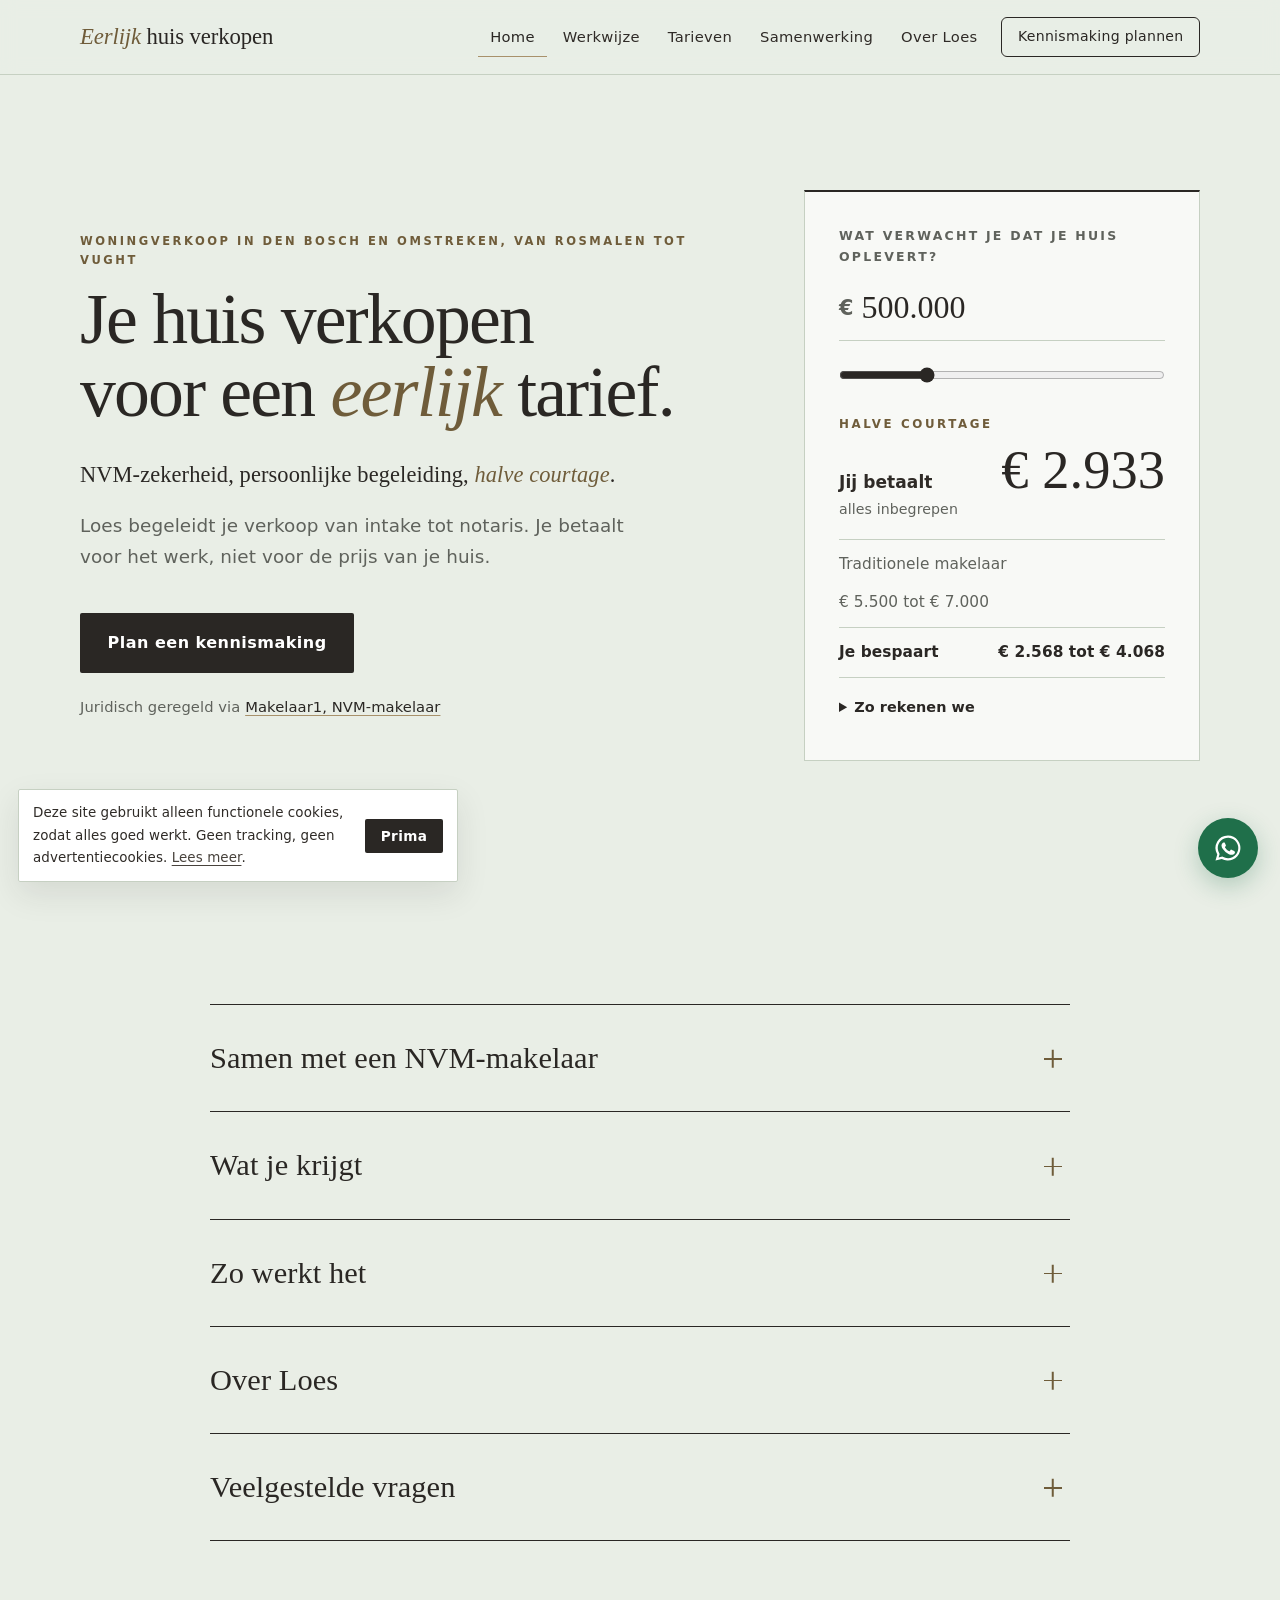
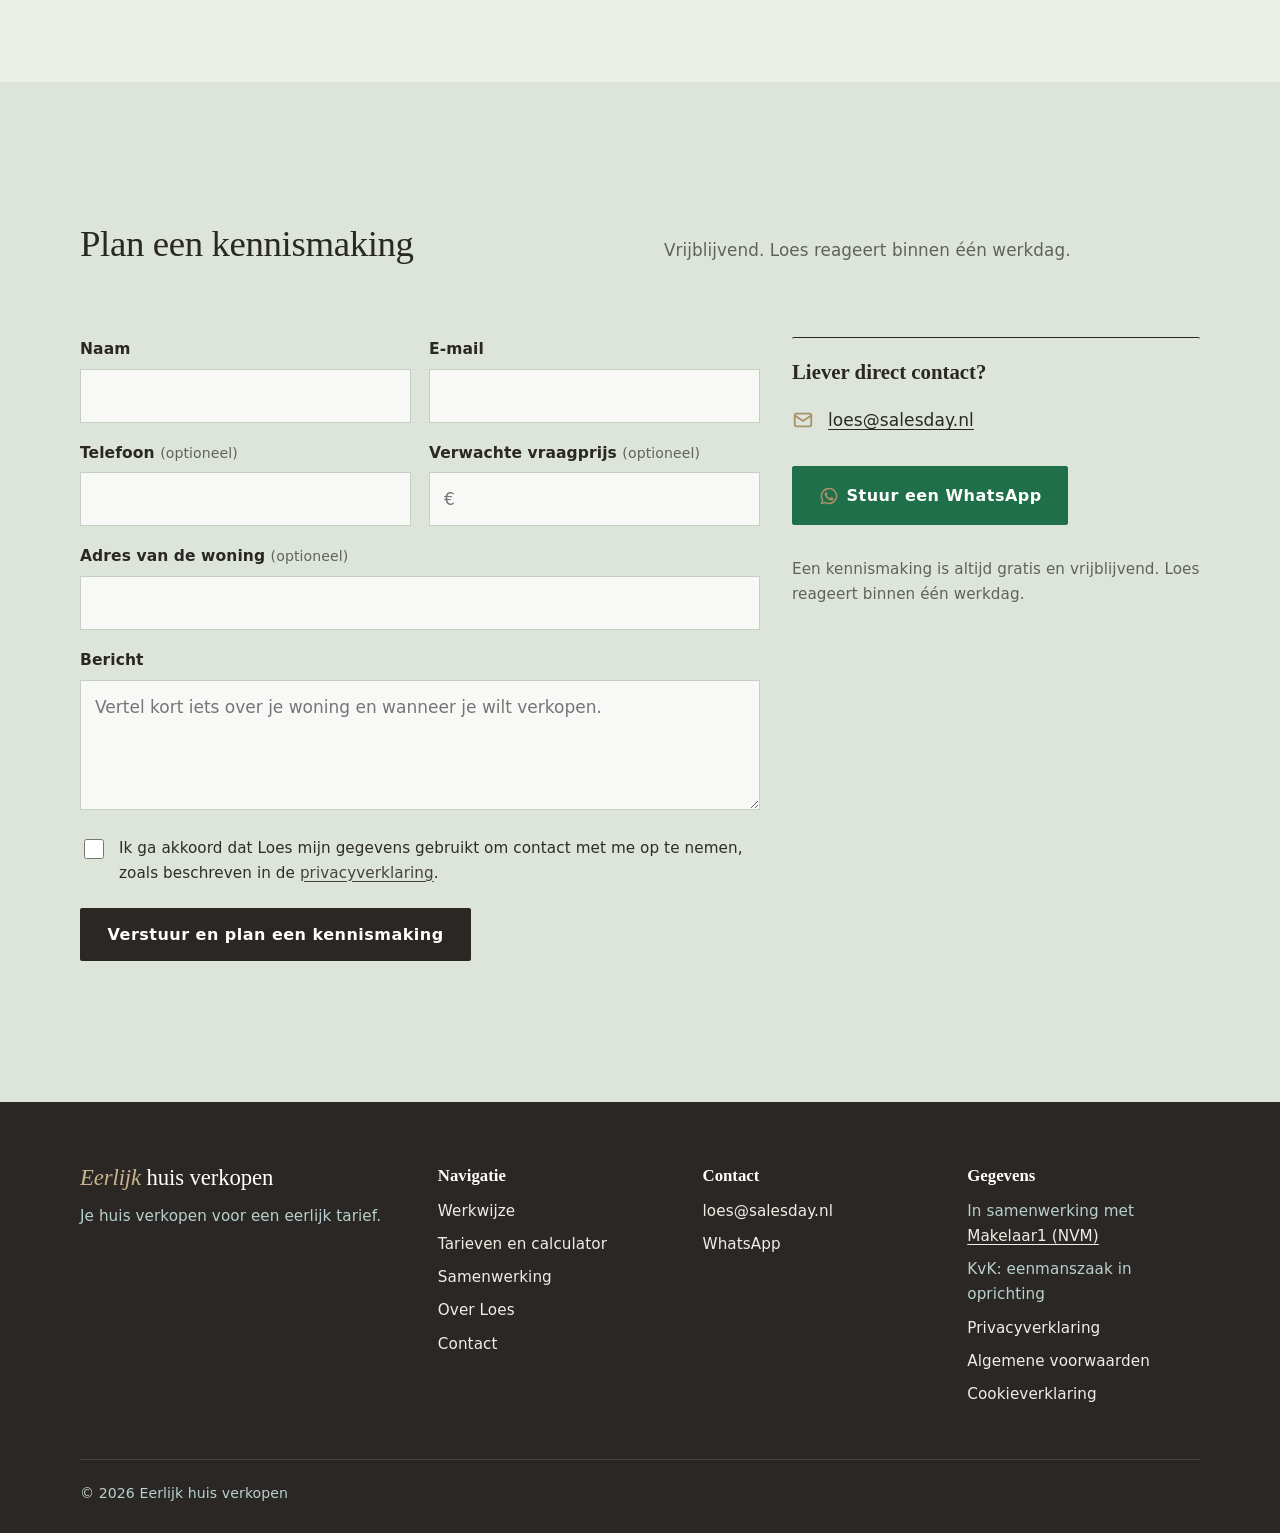
<file: index.html>
<!doctype html>
<html lang="nl">
<head>
<meta charset="utf-8">
<meta name="viewport" content="width=device-width, initial-scale=1">
<title>Huis verkopen in Den Bosch en omstreken | Eerlijk huis verkopen</title>
<meta name="description" content="NVM-zekerheid, persoonlijke begeleiding, halve courtage. Je huis verkopen in Den Bosch en omstreken, van Rosmalen tot Vught voor een eerlijk tarief. Bereken direct wat het jou kost.">
<link rel="canonical" href="https://www.eerlijkhuisverkopen.nl/">
<meta property="og:type" content="website">
<meta property="og:locale" content="nl_NL">
<meta property="og:site_name" content="Eerlijk huis verkopen">
<meta property="og:title" content="Huis verkopen in Den Bosch en omstreken | Eerlijk huis verkopen">
<meta property="og:description" content="NVM-zekerheid, persoonlijke begeleiding, halve courtage. Je huis verkopen in Den Bosch en omstreken, van Rosmalen tot Vught voor een eerlijk tarief. Bereken direct wat het jou kost.">
<meta property="og:url" content="https://www.eerlijkhuisverkopen.nl/">
<meta property="og:image" content="https://www.eerlijkhuisverkopen.nl/og-image.png?v=75508859">
<meta name="theme-color" content="#2a2724">
<link rel="icon" href="/favicon.svg" type="image/svg+xml">
<link rel="apple-touch-icon" href="/apple-touch-icon.png">
<link rel="stylesheet" href="/styles.css?v=81839b2a">
<script type="application/ld+json">{"@context":"https://schema.org","@type":"LocalBusiness","name":"Eerlijk huis verkopen","url":"https://www.eerlijkhuisverkopen.nl","email":"loes@salesday.nl","description":"Persoonlijke woningverkoop in Den Bosch en omstreken, van Rosmalen tot Vught tegen een transparante, lage prijs: (1% van de verkoopprijs min €865 kosten) gedeeld door 2, plus €865 vaste kosten.","areaServed":[{"@type":"City","name":"'s-Hertogenbosch"},{"@type":"City","name":"Rosmalen"},{"@type":"City","name":"Berlicum"},{"@type":"City","name":"Vught"}],"address":{"@type":"PostalAddress","addressLocality":"Rosmalen","addressCountry":"NL"},"founder":{"@type":"Person","name":"Loes"},"priceRange":"€"}</script>
<script type="application/ld+json">{"@context":"https://schema.org","@type":"FAQPage","mainEntity":[{"@type":"Question","name":"Hoe werkt de samenwerking met de makelaar?","acceptedAnswer":{"@type":"Answer","text":"Loes begeleidt je verkoop persoonlijk, samen met Makelaar1, een NVM-makelaar uit Tilburg. Makelaar1 verzorgt de Funda-plaatsing, de koopovereenkomst en de juridische afhandeling."}},{"@type":"Question","name":"Wat betaal ik?","acceptedAnswer":{"@type":"Answer","text":"Ongeveer de helft van een gewone makelaar. Bij een huis van €500.000 betaal je €2.933, alles inbegrepen. Hoe we dat uitrekenen, zie je in vier stappen op de tarievenpagina."}},{"@type":"Question","name":"Wat zit er in de vaste kosten?","acceptedAnswer":{"@type":"Answer","text":"De Funda-plaatsing via Makelaar1, de fotograaf en de digitale verkoopbrochure. Niet inbegrepen: energielabel, keuringen en notariskosten."}},{"@type":"Question","name":"Wie stelt de koopovereenkomst op?","acceptedAnswer":{"@type":"Answer","text":"Makelaar1, als NVM-makelaar. Zo is de juridische kant goed geregeld."}},{"@type":"Question","name":"Wie doet de bezichtigingen?","acceptedAnswer":{"@type":"Answer","text":"Loes, persoonlijk. Ook bij de onderhandeling is zij je aanspreekpunt; jij beslist over elk bod."}},{"@type":"Question","name":"Wat als ik na de intake toch niet wil verkopen?","acceptedAnswer":{"@type":"Answer","text":"Dat kan. De kennismaking en de intake zijn vrijblijvend. Geef je daarna de opdracht en gaat Loes aan de slag, dan vergoed je bij intrekking de gewerkte uren en de kosten die al gemaakt zijn, zoals de fotograaf. De details staan in de voorwaarden."}},{"@type":"Question","name":"In welke regio werkt Loes?","acceptedAnswer":{"@type":"Answer","text":"Den Bosch en omstreken, van Rosmalen tot Vught."}}]}</script>
</head>
<body>
<a class="skip" href="#main">Naar de inhoud</a>
<header class="site-header">
  <div class="wrap">
    <a class="logo logo-e" href="/" aria-label="Eerlijk huis verkopen, naar de homepage"><span class="wm-mono" aria-hidden="true"><i>E</i>HV</span><span class="wm"><i>Eerlijk</i> huis verkopen</span></a>
    <button class="nav-toggle" aria-expanded="false" aria-controls="nav" aria-label="Menu openen"><svg viewBox="0 0 24 24" fill="none" stroke="currentColor" stroke-width="2.2" stroke-linecap="round" aria-hidden="true"><path d="M4 7h16M4 12h16M4 17h16"/></svg></button>
    <nav class="nav" id="nav" aria-label="Hoofdmenu">
        <a href="/" aria-current="page">Home</a>
        <a href="/werkwijze">Werkwijze</a>
        <a href="/tarieven">Tarieven</a>
        <a href="/samenwerking">Samenwerking</a>
        <a href="/over-loes">Over Loes</a>
        <a class="btn btn--primary" href="/contact">Kennismaking plannen</a>
    </nav>
  </div>
</header>
<main id="main">
<section class="hero-ed">
  <div class="wrap hero-ed-grid">
    <div class="hero-ed-text">
      <span class="eyebrow">Woningverkoop in Den Bosch en omstreken, van Rosmalen tot Vught</span>
      <h1>Je huis verkopen<br>voor een <em>eerlijk</em> tarief.</h1>
      <p class="trio">NVM-zekerheid, persoonlijke begeleiding, <em>halve courtage</em>.</p>
      <p class="lead">Loes begeleidt je verkoop van intake tot notaris. Je betaalt voor het werk, niet voor de prijs van je huis.</p>
      <div class="btn-row">
        <a class="btn btn--primary" href="/contact">Plan een kennismaking</a>
      </div>
      <p class="partner-line">Juridisch geregeld via <a href="/samenwerking">Makelaar1, NVM-makelaar</a></p>
    </div>
    <div class="qcalc" data-calc id="q">
  <label for="q-price">Wat verwacht je dat je huis oplevert?</label>
  <div class="money-input"><span aria-hidden="true">€</span><input id="q-price" type="text" inputmode="numeric" autocomplete="off" value="500.000" data-price></div>
  <input class="range" type="range" min="150000" max="1500000" step="5000" value="500000" data-range aria-label="Verwachte verkoopprijs">
  <p class="q-tag">Halve courtage</p>
  <div class="q-result" aria-live="polite"><span>Jij betaalt</span><strong data-out="total">€ 2.933</strong><small>alles inbegrepen</small></div>
  <div class="q-row"><span>Traditionele makelaar</span><b data-out="trad">€ 5.500 tot € 7.000</b></div>
  <div class="q-row q-save"><span>Je bespaart</span><b data-out="saving">€ 2.568 tot € 4.068</b></div>
  <details class="q-how"><summary>Zo rekenen we</summary>
    <ol class="steps-calc">
      <li><span>1. We nemen 1% van je verkoopprijs</span><b data-out="one">€ 5.000</b></li>
      <li><span>2. De vaste kosten gaan eraf</span><b>− <span data-out="costs">€ 865</span></b></li>
      <li><span>3. Wat overblijft delen we: de helft is voor Loes</span><b data-out="fee">€ 2.068</b></li>
      <li><span>4. Jij betaalt die helft plus de vaste kosten</span><b data-out="total">€ 2.933</b></li>
    </ol>
    <p class="disclaimer">Indicatie, alles inbegrepen. Traditioneel op basis van 1,1 tot 1,4% courtage. De afspraak leggen we vast in een opdrachtbevestiging.</p>
  </details>
</div>
  </div>
</section>

<section class="section-xl">
  <div class="wrap acc-wrap">
    <div class="acc">
      <details>
        <summary>Samen met een NVM-makelaar</summary>
        <div class="acc-body">
          <div class="roles">
            <div><span class="who">Loes</span><p>Intake, fotograaf en brochure, alle bezichtigingen en persoonlijk contact van begin tot eind.</p></div>
            <div><span class="who">Makelaar1, NVM-makelaar</span><p>Prijsadvies, plaatsing op Funda, ondersteuning bij de onderhandeling, de koopovereenkomst en de juridische afhandeling richting notaris.</p></div>
          </div>
          <p class="acc-more"><a class="link-arrow" href="/samenwerking">Meer over de samenwerking <span aria-hidden="true">&rarr;</span></a></p>
        </div>
      </details>
      <details>
        <summary>Wat je krijgt</summary>
        <div class="acc-body">
          <ul class="acc-list">
            <li>Prijsadvies door een NVM-makelaar</li>
            <li>Professionele fotografie en verkooptekst</li>
            <li>Plaatsing op Funda via Makelaar1</li>
            <li>Alle bezichtigingen, door Loes zelf</li>
            <li>Onderhandeling namens jou</li>
            <li>Koopovereenkomst door een NVM-makelaar</li>
            <li>Begeleiding tot en met de notaris</li>
            <li>Digitale verkoopbrochure</li>
          </ul>
        </div>
      </details>
      <details>
        <summary>Zo werkt het</summary>
        <div class="acc-body">
          <ol class="acc-steps">
            <li><b>Kennismaking en intake</b><span>Loes komt langs. Het advies over de vraagprijs komt van de NVM-makelaar.</span><em class="who">Loes en Makelaar1</em></li>
            <li><b>Fotografie en brochure</b><span>Professionele foto's, verkooptekst en een digitale verkoopbrochure.</span><em class="who">Loes</em></li>
            <li><b>Plaatsing op Funda</b><span>Je woning online, tot hij verkocht is.</span><em class="who">Makelaar1</em></li>
            <li><b>Bezichtigingen</b><span>Loes leidt alle bezichtigingen, persoonlijk.</span><em class="who">Loes</em></li>
            <li><b>Onderhandeling</b><span>Loes onderhandelt voor jou, met ondersteuning van Makelaar1.</span><em class="who">Loes en Makelaar1</em></li>
            <li><b>Koopovereenkomst</b><span>Juridisch vastgelegd door de NVM-makelaar.</span><em class="who">Makelaar1</em></li>
            <li><b>Notaris</b><span>Begeleiding tot en met de sleuteloverdracht.</span><em class="who">Loes</em></li>
          </ol>
        </div>
      </details>
      <details>
        <summary>Over Loes</summary>
        <div class="acc-body acc-about">
          
          <p>Loes is je vaste aanspreekpunt: van de intake en de bezichtigingen tot de afspraak bij de notaris. Persoonlijk, en voor een tarief dat past bij het werk.</p>
        </div>
      </details>
      <details>
        <summary>Veelgestelde vragen</summary>
        <div class="acc-body"><div class="faq">
  <details><summary>Hoe werkt de samenwerking met de makelaar?</summary><div class="answer"><p>Loes begeleidt je verkoop persoonlijk, samen met Makelaar1, een NVM-makelaar uit Tilburg. Makelaar1 verzorgt de Funda-plaatsing, de koopovereenkomst en de juridische afhandeling.</p></div></details>
  <details><summary>Wat betaal ik?</summary><div class="answer"><p>Ongeveer de helft van een gewone makelaar. Bij een huis van €500.000 betaal je €2.933, alles inbegrepen. Hoe we dat uitrekenen, zie je in vier stappen op de <a href="/tarieven">tarievenpagina</a>.</p></div></details>
  <details><summary>Wat zit er in de vaste kosten?</summary><div class="answer"><p>De Funda-plaatsing via Makelaar1, de fotograaf en de digitale verkoopbrochure. Niet inbegrepen: energielabel, keuringen en notariskosten.</p></div></details>
  <details><summary>Wie stelt de koopovereenkomst op?</summary><div class="answer"><p>Makelaar1, als NVM-makelaar. Zo is de juridische kant goed geregeld.</p></div></details>
  <details><summary>Wie doet de bezichtigingen?</summary><div class="answer"><p>Loes, persoonlijk. Ook bij de onderhandeling is zij je aanspreekpunt; jij beslist over elk bod.</p></div></details>
  <details><summary>Wat als ik na de intake toch niet wil verkopen?</summary><div class="answer"><p>Dat kan. De kennismaking en de intake zijn vrijblijvend. Geef je daarna de opdracht en gaat Loes aan de slag, dan vergoed je bij intrekking de gewerkte uren en de kosten die al gemaakt zijn, zoals de fotograaf. De details staan in de <a href="/voorwaarden">voorwaarden</a>.</p></div></details>
  <details><summary>In welke regio werkt Loes?</summary><div class="answer"><p>Den Bosch en omstreken, van Rosmalen tot Vught.</p></div></details>
</div></div>
      </details>
    </div>
  </div>
</section>

<section class="section-xl tint" id="contact">
  <div class="wrap">
    <div class="split-head"><h2>Plan een kennismaking</h2><p class="lead">Vrijblijvend. Loes reageert binnen één werkdag.</p></div>
    <div class="contact-grid">
  <form class="form" id="contact-form" novalidate>
    <div class="form-row">
      <div class="field"><label for="naam">Naam</label><input id="naam" name="naam" autocomplete="name" required></div>
      <div class="field"><label for="email">E-mail</label><input id="email" name="email" type="email" autocomplete="email" required></div>
    </div>
    <div class="form-row">
      <div class="field"><label for="telefoon">Telefoon <span class="opt">(optioneel)</span></label><input id="telefoon" name="telefoon" type="tel" autocomplete="tel"></div>
      <div class="field"><label for="vraagprijs">Verwachte vraagprijs <span class="opt">(optioneel)</span></label><input id="vraagprijs" name="vraagprijs" inputmode="numeric" placeholder="€"></div>
    </div>
    <div class="field"><label for="adres">Adres van de woning <span class="opt">(optioneel)</span></label><input id="adres" name="adres" autocomplete="street-address"></div>
    <div class="field"><label for="bericht">Bericht</label><textarea id="bericht" name="bericht" placeholder="Vertel kort iets over je woning en wanneer je wilt verkopen."></textarea></div>
    <label class="check"><input type="checkbox" name="privacy" required><span>Ik ga akkoord dat Loes mijn gegevens gebruikt om contact met me op te nemen, zoals beschreven in de <a href="/privacy">privacyverklaring</a>.</span></label>
    <button class="btn btn--primary" type="submit">Verstuur en plan een kennismaking</button>
    <div class="form-msg" id="form-msg" role="status" tabindex="-1"></div>
  </form>
  <div class="contact-card">
    <h3>Liever direct contact?</h3>
    <ul class="contact-list">
      <li><svg viewBox="0 0 24 24" fill="none" stroke="currentColor" stroke-width="2" stroke-linecap="round" stroke-linejoin="round" aria-hidden="true"><rect x="3" y="5" width="18" height="14" rx="2"/><path d="M3 7l9 6 9-6"/></svg><a href="mailto:loes@salesday.nl">loes@salesday.nl</a></li>
    </ul>
    <a class="btn btn--wa" href="https://wa.me/31622549219?text=Hoi%20Loes%2C%20ik%20wil%20graag%20meer%20weten%20over%20het%20verkopen%20van%20mijn%20woning." rel="noopener"><svg viewBox="0 0 24 24" fill="currentColor" aria-hidden="true"><path d="M12 2a10 10 0 0 0-8.6 15.1L2 22l5-1.3A10 10 0 1 0 12 2zm0 18.2a8.2 8.2 0 0 1-4.2-1.2l-.3-.2-3 .8.8-2.9-.2-.3A8.2 8.2 0 1 1 12 20.2zm4.5-6.1c-.2-.1-1.5-.7-1.7-.8-.2-.1-.4-.1-.6.1l-.8 1c-.1.2-.3.2-.5.1a6.7 6.7 0 0 1-3.3-2.9c-.3-.4.3-.4.7-1.4.1-.2 0-.3 0-.4l-.8-1.8c-.2-.5-.4-.4-.6-.4h-.5a1 1 0 0 0-.7.3 3 3 0 0 0-.9 2.2 5.2 5.2 0 0 0 1.1 2.7 11.8 11.8 0 0 0 4.5 4c1.7.7 2.3.8 3.2.6a2.7 2.7 0 0 0 1.8-1.2 2.2 2.2 0 0 0 .1-1.3c0-.1-.2-.2-.5-.3z"/></svg> Stuur een WhatsApp</a>
    <p class="mt-2 mb-0" style="color:#d6cfc6;font-size:.95rem">Een kennismaking is altijd gratis en vrijblijvend. Loes reageert binnen één werkdag.</p>
  </div>
</div>
  </div>
</section>
<a class="wa-float" href="https://wa.me/31622549219?text=Hoi%20Loes%2C%20ik%20wil%20graag%20meer%20weten%20over%20het%20verkopen%20van%20mijn%20woning." rel="noopener" aria-label="Stuur Loes een WhatsApp-bericht"><svg viewBox="0 0 24 24" fill="currentColor" aria-hidden="true"><path d="M12 2a10 10 0 0 0-8.6 15.1L2 22l5-1.3A10 10 0 1 0 12 2zm0 18.2a8.2 8.2 0 0 1-4.2-1.2l-.3-.2-3 .8.8-2.9-.2-.3A8.2 8.2 0 1 1 12 20.2zm4.5-6.1c-.2-.1-1.5-.7-1.7-.8-.2-.1-.4-.1-.6.1l-.8 1c-.1.2-.3.2-.5.1a6.7 6.7 0 0 1-3.3-2.9c-.3-.4.3-.4.7-1.4.1-.2 0-.3 0-.4l-.8-1.8c-.2-.5-.4-.4-.6-.4h-.5a1 1 0 0 0-.7.3 3 3 0 0 0-.9 2.2 5.2 5.2 0 0 0 1.1 2.7 11.8 11.8 0 0 0 4.5 4c1.7.7 2.3.8 3.2.6a2.7 2.7 0 0 0 1.8-1.2 2.2 2.2 0 0 0 .1-1.3c0-.1-.2-.2-.5-.3z"/></svg></a>
</main>
<footer class="site-footer">
  <div class="wrap">
    <div class="footer-grid">
      <div>
        <a class="logo logo-e" href="/"><span class="wm"><i>Eerlijk</i> huis verkopen</span></a>
        <p>Je huis verkopen voor een eerlijk tarief.</p>
      </div>
      <div>
        <h2>Navigatie</h2>
        <ul>
          <li><a href="/werkwijze">Werkwijze</a></li>
          <li><a href="/tarieven">Tarieven en calculator</a></li>
          <li><a href="/samenwerking">Samenwerking</a></li>
          <li><a href="/over-loes">Over Loes</a></li>
          <li><a href="/contact">Contact</a></li>
        </ul>
      </div>
      <div>
        <h2>Contact</h2>
        <ul>
          <li><a href="mailto:loes@salesday.nl">loes@salesday.nl</a></li>
          <li><a href="https://wa.me/31622549219?text=Hoi%20Loes%2C%20ik%20wil%20graag%20meer%20weten%20over%20het%20verkopen%20van%20mijn%20woning." rel="noopener">WhatsApp</a></li>
        </ul>
      </div>
      <div>
        <h2>Gegevens</h2>
        <ul>
          <li>In samenwerking met <a class="in-text" href="https://makelaar1.nl/" rel="noopener" target="_blank">Makelaar1 (NVM)</a></li>
          <li>KvK: eenmanszaak in oprichting</li>
          <li><a href="/privacy">Privacyverklaring</a></li>
          <li><a href="/voorwaarden">Algemene voorwaarden</a></li>
          <li><a href="/cookies">Cookieverklaring</a></li>
        </ul>
      </div>
    </div>
    <div class="footer-bottom">
      <span>&copy; <span data-year>2026</span> Eerlijk huis verkopen</span>
    </div>
  </div>
</footer>
<div class="cookie" id="cookie" role="region" aria-label="Cookiemelding">
  <p>Deze site gebruikt alleen functionele cookies, zodat alles goed werkt. Geen tracking, geen advertentiecookies. <a href="/cookies">Lees meer</a>.</p>
  <button class="btn btn--primary" type="button">Prima</button>
</div>
<script src="/main.js?v=7fac7271" defer></script>
</body>
</html>
</file>
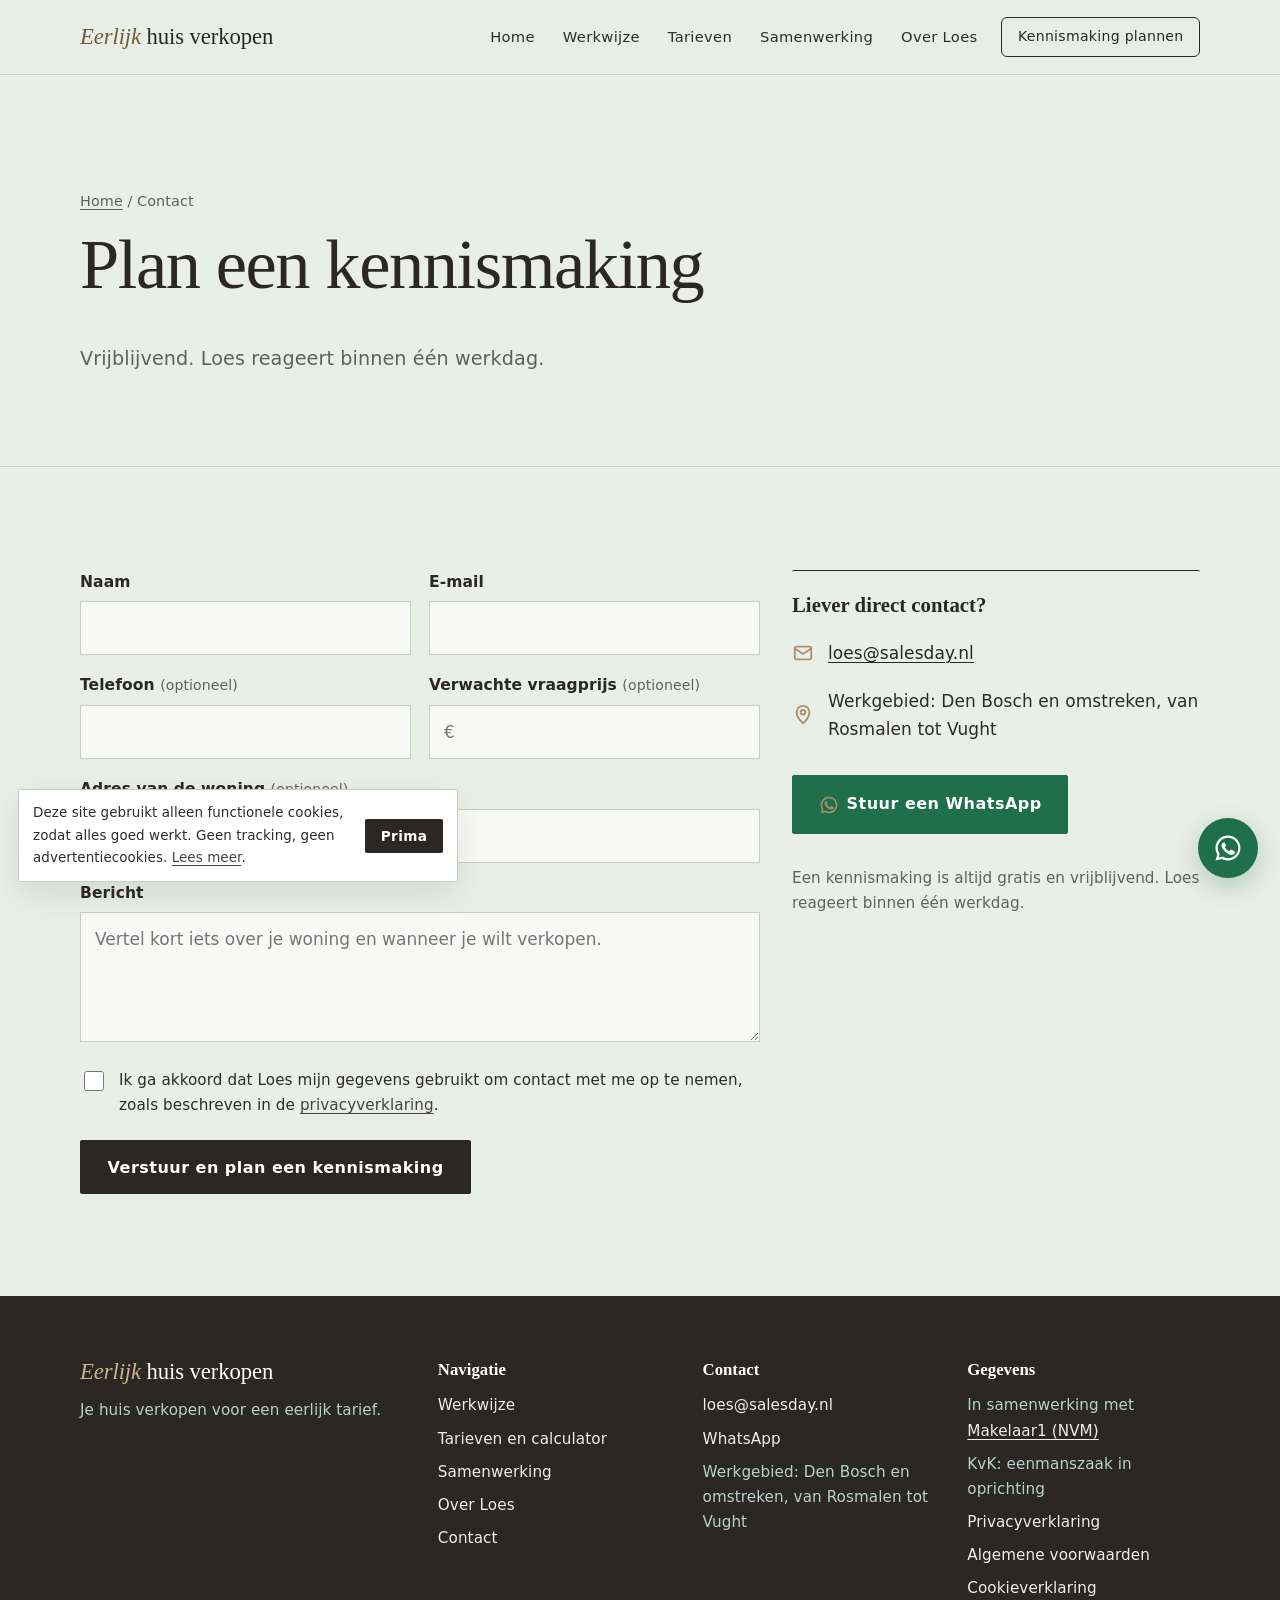
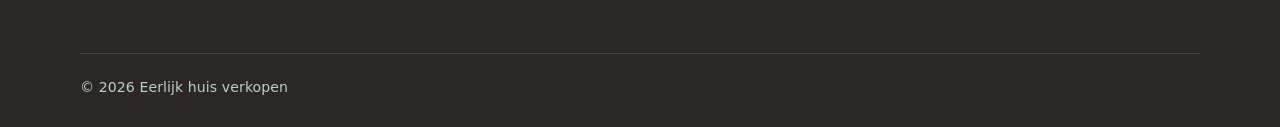
<file: contact.html>
<!doctype html>
<html lang="nl">
<head>
<meta charset="utf-8">
<meta name="viewport" content="width=device-width, initial-scale=1">
<title>Contact en gratis kennismaking | Eerlijk huis verkopen</title>
<meta name="description" content="Plan een gratis kennismaking met Loes van Eerlijk huis verkopen. Bel, mail of WhatsApp. Werkgebied Den Bosch en omstreken, van Rosmalen tot Vught.">
<link rel="canonical" href="https://www.eerlijkhuisverkopen.nl/contact">
<meta property="og:type" content="website">
<meta property="og:locale" content="nl_NL">
<meta property="og:site_name" content="Eerlijk huis verkopen">
<meta property="og:title" content="Contact en gratis kennismaking | Eerlijk huis verkopen">
<meta property="og:description" content="Plan een gratis kennismaking met Loes van Eerlijk huis verkopen. Bel, mail of WhatsApp. Werkgebied Den Bosch en omstreken, van Rosmalen tot Vught.">
<meta property="og:url" content="https://www.eerlijkhuisverkopen.nl/contact">
<meta property="og:image" content="https://www.eerlijkhuisverkopen.nl/og-image.png?v=75508859">
<meta name="theme-color" content="#2a2724">
<link rel="icon" href="/favicon.svg" type="image/svg+xml">
<link rel="apple-touch-icon" href="/apple-touch-icon.png">
<link rel="stylesheet" href="/styles.css?v=81839b2a">
<script type="application/ld+json">{"@context":"https://schema.org","@type":"LocalBusiness","name":"Eerlijk huis verkopen","url":"https://www.eerlijkhuisverkopen.nl","email":"loes@salesday.nl","description":"Persoonlijke woningverkoop in Den Bosch en omstreken, van Rosmalen tot Vught tegen een transparante, lage prijs: (1% van de verkoopprijs min €865 kosten) gedeeld door 2, plus €865 vaste kosten.","areaServed":[{"@type":"City","name":"'s-Hertogenbosch"},{"@type":"City","name":"Rosmalen"},{"@type":"City","name":"Berlicum"},{"@type":"City","name":"Vught"}],"address":{"@type":"PostalAddress","addressLocality":"Rosmalen","addressCountry":"NL"},"founder":{"@type":"Person","name":"Loes"},"priceRange":"€"}</script>
</head>
<body>
<a class="skip" href="#main">Naar de inhoud</a>
<header class="site-header">
  <div class="wrap">
    <a class="logo logo-e" href="/" aria-label="Eerlijk huis verkopen, naar de homepage"><span class="wm-mono" aria-hidden="true"><i>E</i>HV</span><span class="wm"><i>Eerlijk</i> huis verkopen</span></a>
    <button class="nav-toggle" aria-expanded="false" aria-controls="nav" aria-label="Menu openen"><svg viewBox="0 0 24 24" fill="none" stroke="currentColor" stroke-width="2.2" stroke-linecap="round" aria-hidden="true"><path d="M4 7h16M4 12h16M4 17h16"/></svg></button>
    <nav class="nav" id="nav" aria-label="Hoofdmenu">
        <a href="/">Home</a>
        <a href="/werkwijze">Werkwijze</a>
        <a href="/tarieven">Tarieven</a>
        <a href="/samenwerking">Samenwerking</a>
        <a href="/over-loes">Over Loes</a>
        <a class="btn btn--primary" href="/contact">Kennismaking plannen</a>
    </nav>
  </div>
</header>
<main id="main">
<section class="page-hero">
  <div class="wrap">
    <p class="breadcrumbs"><a href="/">Home</a> / Contact</p>
    <h1>Plan een kennismaking</h1>
    <p class="lead">Vrijblijvend. Loes reageert binnen één werkdag.</p>
  </div>
</section>
<section class="section"><div class="wrap"><div class="contact-grid">
  <form class="form" id="contact-form" novalidate>
    <div class="form-row">
      <div class="field"><label for="naam">Naam</label><input id="naam" name="naam" autocomplete="name" required></div>
      <div class="field"><label for="email">E-mail</label><input id="email" name="email" type="email" autocomplete="email" required></div>
    </div>
    <div class="form-row">
      <div class="field"><label for="telefoon">Telefoon <span class="opt">(optioneel)</span></label><input id="telefoon" name="telefoon" type="tel" autocomplete="tel"></div>
      <div class="field"><label for="vraagprijs">Verwachte vraagprijs <span class="opt">(optioneel)</span></label><input id="vraagprijs" name="vraagprijs" inputmode="numeric" placeholder="€"></div>
    </div>
    <div class="field"><label for="adres">Adres van de woning <span class="opt">(optioneel)</span></label><input id="adres" name="adres" autocomplete="street-address"></div>
    <div class="field"><label for="bericht">Bericht</label><textarea id="bericht" name="bericht" placeholder="Vertel kort iets over je woning en wanneer je wilt verkopen."></textarea></div>
    <label class="check"><input type="checkbox" name="privacy" required><span>Ik ga akkoord dat Loes mijn gegevens gebruikt om contact met me op te nemen, zoals beschreven in de <a href="/privacy">privacyverklaring</a>.</span></label>
    <button class="btn btn--primary" type="submit">Verstuur en plan een kennismaking</button>
    <div class="form-msg" id="form-msg" role="status" tabindex="-1"></div>
  </form>
  <div class="contact-card">
    <h2 class="h3">Liever direct contact?</h2>
    <ul class="contact-list">
      <li><svg viewBox="0 0 24 24" fill="none" stroke="currentColor" stroke-width="2" stroke-linecap="round" stroke-linejoin="round" aria-hidden="true"><rect x="3" y="5" width="18" height="14" rx="2"/><path d="M3 7l9 6 9-6"/></svg><a href="mailto:loes@salesday.nl">loes@salesday.nl</a></li>
      <li><svg viewBox="0 0 24 24" fill="none" stroke="currentColor" stroke-width="2" stroke-linecap="round" stroke-linejoin="round" aria-hidden="true"><path d="M12 21s-7-6.2-7-12a7 7 0 0 1 14 0c0 5.8-7 12-7 12z"/><circle cx="12" cy="9" r="2.5"/></svg><span>Werkgebied: Den Bosch en omstreken, van Rosmalen tot Vught</span></li>
    </ul>
    <a class="btn btn--wa" href="https://wa.me/31622549219?text=Hoi%20Loes%2C%20ik%20wil%20graag%20meer%20weten%20over%20het%20verkopen%20van%20mijn%20woning." rel="noopener"><svg viewBox="0 0 24 24" fill="currentColor" aria-hidden="true"><path d="M12 2a10 10 0 0 0-8.6 15.1L2 22l5-1.3A10 10 0 1 0 12 2zm0 18.2a8.2 8.2 0 0 1-4.2-1.2l-.3-.2-3 .8.8-2.9-.2-.3A8.2 8.2 0 1 1 12 20.2zm4.5-6.1c-.2-.1-1.5-.7-1.7-.8-.2-.1-.4-.1-.6.1l-.8 1c-.1.2-.3.2-.5.1a6.7 6.7 0 0 1-3.3-2.9c-.3-.4.3-.4.7-1.4.1-.2 0-.3 0-.4l-.8-1.8c-.2-.5-.4-.4-.6-.4h-.5a1 1 0 0 0-.7.3 3 3 0 0 0-.9 2.2 5.2 5.2 0 0 0 1.1 2.7 11.8 11.8 0 0 0 4.5 4c1.7.7 2.3.8 3.2.6a2.7 2.7 0 0 0 1.8-1.2 2.2 2.2 0 0 0 .1-1.3c0-.1-.2-.2-.5-.3z"/></svg> Stuur een WhatsApp</a>
    <p class="mt-2 mb-0" style="color:#d6cfc6;font-size:.95rem">Een kennismaking is altijd gratis en vrijblijvend. Loes reageert binnen één werkdag.</p>
  </div>
</div></div></section>
<a class="wa-float" href="https://wa.me/31622549219?text=Hoi%20Loes%2C%20ik%20wil%20graag%20meer%20weten%20over%20het%20verkopen%20van%20mijn%20woning." rel="noopener" aria-label="Stuur Loes een WhatsApp-bericht"><svg viewBox="0 0 24 24" fill="currentColor" aria-hidden="true"><path d="M12 2a10 10 0 0 0-8.6 15.1L2 22l5-1.3A10 10 0 1 0 12 2zm0 18.2a8.2 8.2 0 0 1-4.2-1.2l-.3-.2-3 .8.8-2.9-.2-.3A8.2 8.2 0 1 1 12 20.2zm4.5-6.1c-.2-.1-1.5-.7-1.7-.8-.2-.1-.4-.1-.6.1l-.8 1c-.1.2-.3.2-.5.1a6.7 6.7 0 0 1-3.3-2.9c-.3-.4.3-.4.7-1.4.1-.2 0-.3 0-.4l-.8-1.8c-.2-.5-.4-.4-.6-.4h-.5a1 1 0 0 0-.7.3 3 3 0 0 0-.9 2.2 5.2 5.2 0 0 0 1.1 2.7 11.8 11.8 0 0 0 4.5 4c1.7.7 2.3.8 3.2.6a2.7 2.7 0 0 0 1.8-1.2 2.2 2.2 0 0 0 .1-1.3c0-.1-.2-.2-.5-.3z"/></svg></a>
</main>
<footer class="site-footer">
  <div class="wrap">
    <div class="footer-grid">
      <div>
        <a class="logo logo-e" href="/"><span class="wm"><i>Eerlijk</i> huis verkopen</span></a>
        <p>Je huis verkopen voor een eerlijk tarief.</p>
      </div>
      <div>
        <h2>Navigatie</h2>
        <ul>
          <li><a href="/werkwijze">Werkwijze</a></li>
          <li><a href="/tarieven">Tarieven en calculator</a></li>
          <li><a href="/samenwerking">Samenwerking</a></li>
          <li><a href="/over-loes">Over Loes</a></li>
          <li><a href="/contact">Contact</a></li>
        </ul>
      </div>
      <div>
        <h2>Contact</h2>
        <ul>
          <li><a href="mailto:loes@salesday.nl">loes@salesday.nl</a></li>
          <li><a href="https://wa.me/31622549219?text=Hoi%20Loes%2C%20ik%20wil%20graag%20meer%20weten%20over%20het%20verkopen%20van%20mijn%20woning." rel="noopener">WhatsApp</a></li>
          <li>Werkgebied: Den Bosch en omstreken, van Rosmalen tot Vught</li>
        </ul>
      </div>
      <div>
        <h2>Gegevens</h2>
        <ul>
          <li>In samenwerking met <a class="in-text" href="https://makelaar1.nl/" rel="noopener" target="_blank">Makelaar1 (NVM)</a></li>
          <li>KvK: eenmanszaak in oprichting</li>
          <li><a href="/privacy">Privacyverklaring</a></li>
          <li><a href="/voorwaarden">Algemene voorwaarden</a></li>
          <li><a href="/cookies">Cookieverklaring</a></li>
        </ul>
      </div>
    </div>
    <div class="footer-bottom">
      <span>&copy; <span data-year>2026</span> Eerlijk huis verkopen</span>
    </div>
  </div>
</footer>
<div class="cookie" id="cookie" role="region" aria-label="Cookiemelding">
  <p>Deze site gebruikt alleen functionele cookies, zodat alles goed werkt. Geen tracking, geen advertentiecookies. <a href="/cookies">Lees meer</a>.</p>
  <button class="btn btn--primary" type="button">Prima</button>
</div>
<script src="/main.js?v=7fac7271" defer></script>
</body>
</html>
</file>
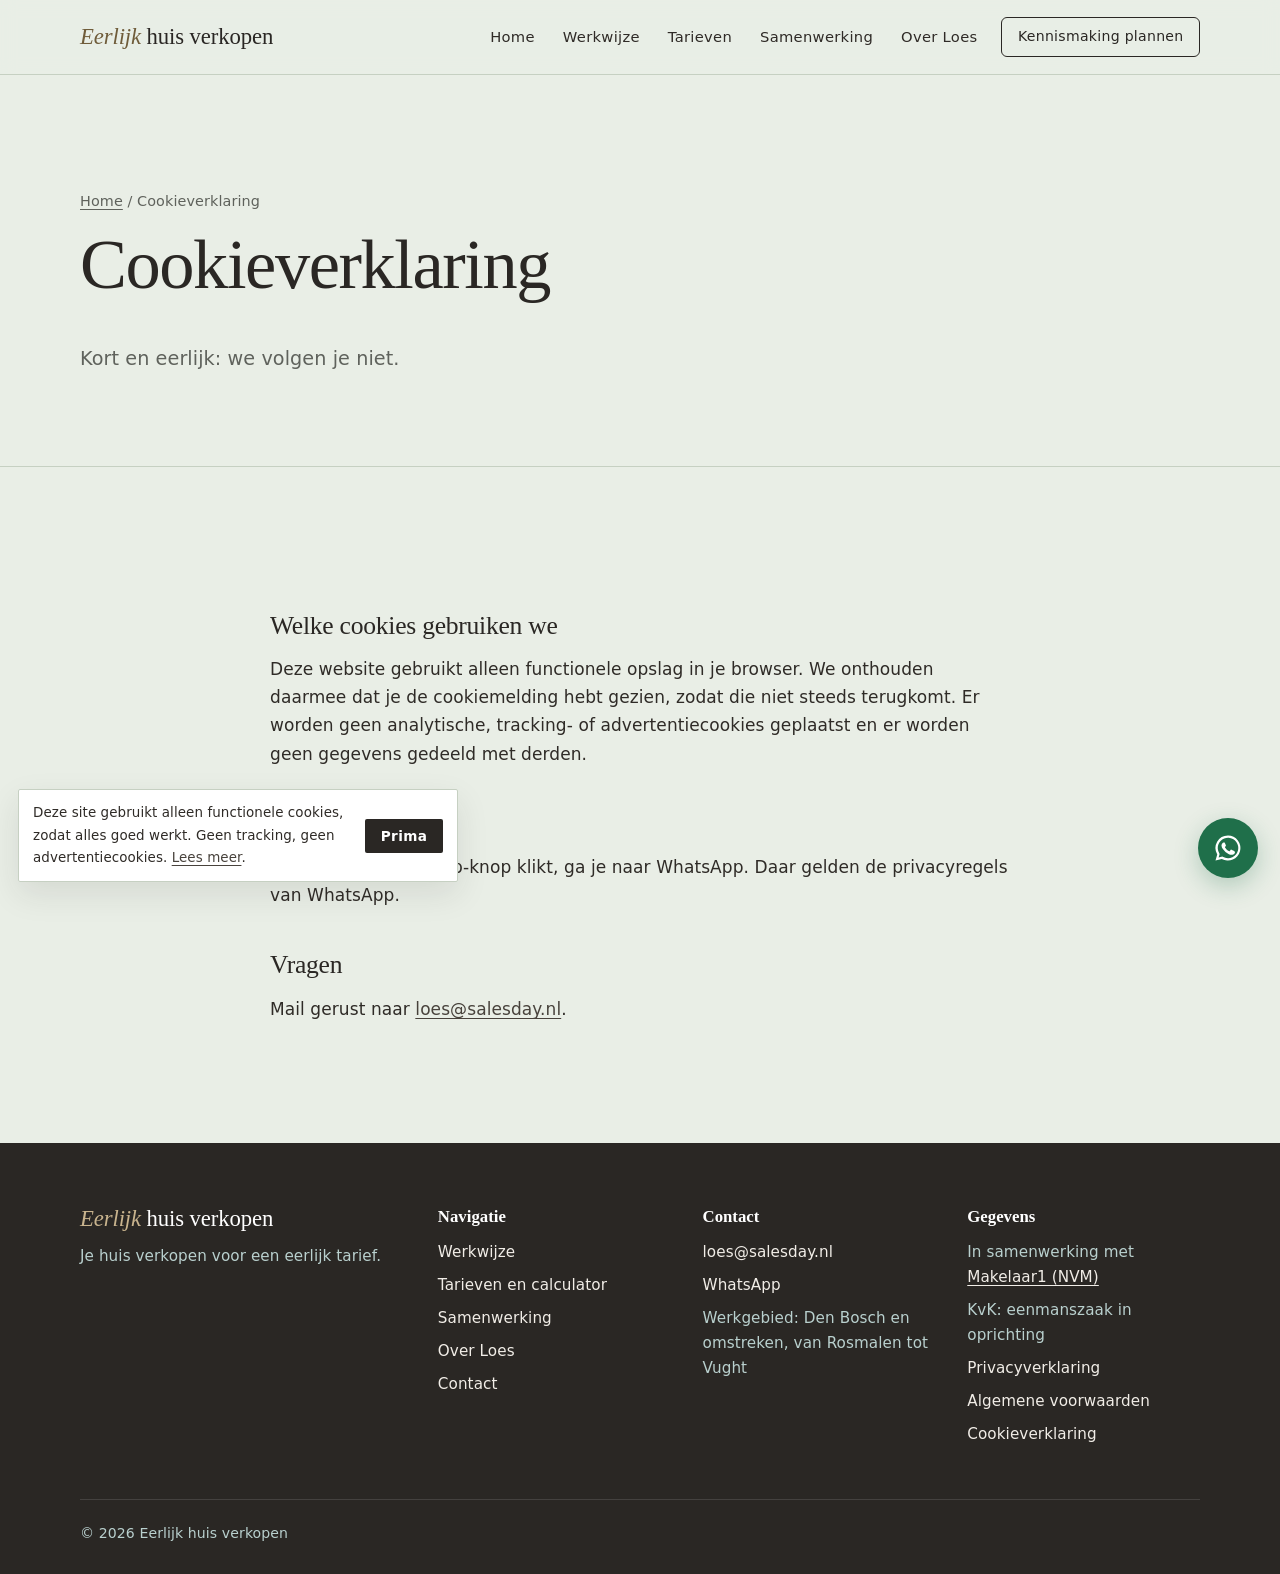
<file: cookies.html>
<!doctype html>
<html lang="nl">
<head>
<meta charset="utf-8">
<meta name="viewport" content="width=device-width, initial-scale=1">
<title>Cookieverklaring | Eerlijk huis verkopen</title>
<meta name="description" content="Welke cookies de website van Eerlijk huis verkopen gebruikt.">
<link rel="canonical" href="https://www.eerlijkhuisverkopen.nl/cookies">
<meta property="og:type" content="website">
<meta property="og:locale" content="nl_NL">
<meta property="og:site_name" content="Eerlijk huis verkopen">
<meta property="og:title" content="Cookieverklaring | Eerlijk huis verkopen">
<meta property="og:description" content="Welke cookies de website van Eerlijk huis verkopen gebruikt.">
<meta property="og:url" content="https://www.eerlijkhuisverkopen.nl/cookies">
<meta property="og:image" content="https://www.eerlijkhuisverkopen.nl/og-image.png?v=75508859">
<meta name="theme-color" content="#2a2724">
<link rel="icon" href="/favicon.svg" type="image/svg+xml">
<link rel="apple-touch-icon" href="/apple-touch-icon.png">
<link rel="stylesheet" href="/styles.css?v=81839b2a">
<script type="application/ld+json">{"@context":"https://schema.org","@type":"LocalBusiness","name":"Eerlijk huis verkopen","url":"https://www.eerlijkhuisverkopen.nl","email":"loes@salesday.nl","description":"Persoonlijke woningverkoop in Den Bosch en omstreken, van Rosmalen tot Vught tegen een transparante, lage prijs: (1% van de verkoopprijs min €865 kosten) gedeeld door 2, plus €865 vaste kosten.","areaServed":[{"@type":"City","name":"'s-Hertogenbosch"},{"@type":"City","name":"Rosmalen"},{"@type":"City","name":"Berlicum"},{"@type":"City","name":"Vught"}],"address":{"@type":"PostalAddress","addressLocality":"Rosmalen","addressCountry":"NL"},"founder":{"@type":"Person","name":"Loes"},"priceRange":"€"}</script>
</head>
<body>
<a class="skip" href="#main">Naar de inhoud</a>
<header class="site-header">
  <div class="wrap">
    <a class="logo logo-e" href="/" aria-label="Eerlijk huis verkopen, naar de homepage"><span class="wm-mono" aria-hidden="true"><i>E</i>HV</span><span class="wm"><i>Eerlijk</i> huis verkopen</span></a>
    <button class="nav-toggle" aria-expanded="false" aria-controls="nav" aria-label="Menu openen"><svg viewBox="0 0 24 24" fill="none" stroke="currentColor" stroke-width="2.2" stroke-linecap="round" aria-hidden="true"><path d="M4 7h16M4 12h16M4 17h16"/></svg></button>
    <nav class="nav" id="nav" aria-label="Hoofdmenu">
        <a href="/">Home</a>
        <a href="/werkwijze">Werkwijze</a>
        <a href="/tarieven">Tarieven</a>
        <a href="/samenwerking">Samenwerking</a>
        <a href="/over-loes">Over Loes</a>
        <a class="btn btn--primary" href="/contact">Kennismaking plannen</a>
    </nav>
  </div>
</header>
<main id="main">
<section class="page-hero">
  <div class="wrap">
    <p class="breadcrumbs"><a href="/">Home</a> / Cookieverklaring</p>
    <h1>Cookieverklaring</h1>
    <p class="lead">Kort en eerlijk: we volgen je niet.</p>
  </div>
</section>
<section class="section"><div class="wrap prose">
<h2>Welke cookies gebruiken we</h2>
<p>Deze website gebruikt alleen functionele opslag in je browser. We onthouden daarmee dat je de cookiemelding hebt gezien, zodat die niet steeds terugkomt. Er worden geen analytische, tracking- of advertentiecookies geplaatst en er worden geen gegevens gedeeld met derden.</p>
<h2>Externe diensten</h2>
<p>Als je op de WhatsApp-knop klikt, ga je naar WhatsApp. Daar gelden de privacyregels van WhatsApp.</p>
<h2>Vragen</h2>
<p>Mail gerust naar <a href="mailto:loes@salesday.nl">loes@salesday.nl</a>.</p>
</div></section>
<a class="wa-float" href="https://wa.me/31622549219?text=Hoi%20Loes%2C%20ik%20wil%20graag%20meer%20weten%20over%20het%20verkopen%20van%20mijn%20woning." rel="noopener" aria-label="Stuur Loes een WhatsApp-bericht"><svg viewBox="0 0 24 24" fill="currentColor" aria-hidden="true"><path d="M12 2a10 10 0 0 0-8.6 15.1L2 22l5-1.3A10 10 0 1 0 12 2zm0 18.2a8.2 8.2 0 0 1-4.2-1.2l-.3-.2-3 .8.8-2.9-.2-.3A8.2 8.2 0 1 1 12 20.2zm4.5-6.1c-.2-.1-1.5-.7-1.7-.8-.2-.1-.4-.1-.6.1l-.8 1c-.1.2-.3.2-.5.1a6.7 6.7 0 0 1-3.3-2.9c-.3-.4.3-.4.7-1.4.1-.2 0-.3 0-.4l-.8-1.8c-.2-.5-.4-.4-.6-.4h-.5a1 1 0 0 0-.7.3 3 3 0 0 0-.9 2.2 5.2 5.2 0 0 0 1.1 2.7 11.8 11.8 0 0 0 4.5 4c1.7.7 2.3.8 3.2.6a2.7 2.7 0 0 0 1.8-1.2 2.2 2.2 0 0 0 .1-1.3c0-.1-.2-.2-.5-.3z"/></svg></a>
</main>
<footer class="site-footer">
  <div class="wrap">
    <div class="footer-grid">
      <div>
        <a class="logo logo-e" href="/"><span class="wm"><i>Eerlijk</i> huis verkopen</span></a>
        <p>Je huis verkopen voor een eerlijk tarief.</p>
      </div>
      <div>
        <h2>Navigatie</h2>
        <ul>
          <li><a href="/werkwijze">Werkwijze</a></li>
          <li><a href="/tarieven">Tarieven en calculator</a></li>
          <li><a href="/samenwerking">Samenwerking</a></li>
          <li><a href="/over-loes">Over Loes</a></li>
          <li><a href="/contact">Contact</a></li>
        </ul>
      </div>
      <div>
        <h2>Contact</h2>
        <ul>
          <li><a href="mailto:loes@salesday.nl">loes@salesday.nl</a></li>
          <li><a href="https://wa.me/31622549219?text=Hoi%20Loes%2C%20ik%20wil%20graag%20meer%20weten%20over%20het%20verkopen%20van%20mijn%20woning." rel="noopener">WhatsApp</a></li>
          <li>Werkgebied: Den Bosch en omstreken, van Rosmalen tot Vught</li>
        </ul>
      </div>
      <div>
        <h2>Gegevens</h2>
        <ul>
          <li>In samenwerking met <a class="in-text" href="https://makelaar1.nl/" rel="noopener" target="_blank">Makelaar1 (NVM)</a></li>
          <li>KvK: eenmanszaak in oprichting</li>
          <li><a href="/privacy">Privacyverklaring</a></li>
          <li><a href="/voorwaarden">Algemene voorwaarden</a></li>
          <li><a href="/cookies">Cookieverklaring</a></li>
        </ul>
      </div>
    </div>
    <div class="footer-bottom">
      <span>&copy; <span data-year>2026</span> Eerlijk huis verkopen</span>
    </div>
  </div>
</footer>
<div class="cookie" id="cookie" role="region" aria-label="Cookiemelding">
  <p>Deze site gebruikt alleen functionele cookies, zodat alles goed werkt. Geen tracking, geen advertentiecookies. <a href="/cookies">Lees meer</a>.</p>
  <button class="btn btn--primary" type="button">Prima</button>
</div>
<script src="/main.js?v=7fac7271" defer></script>
</body>
</html>
</file>
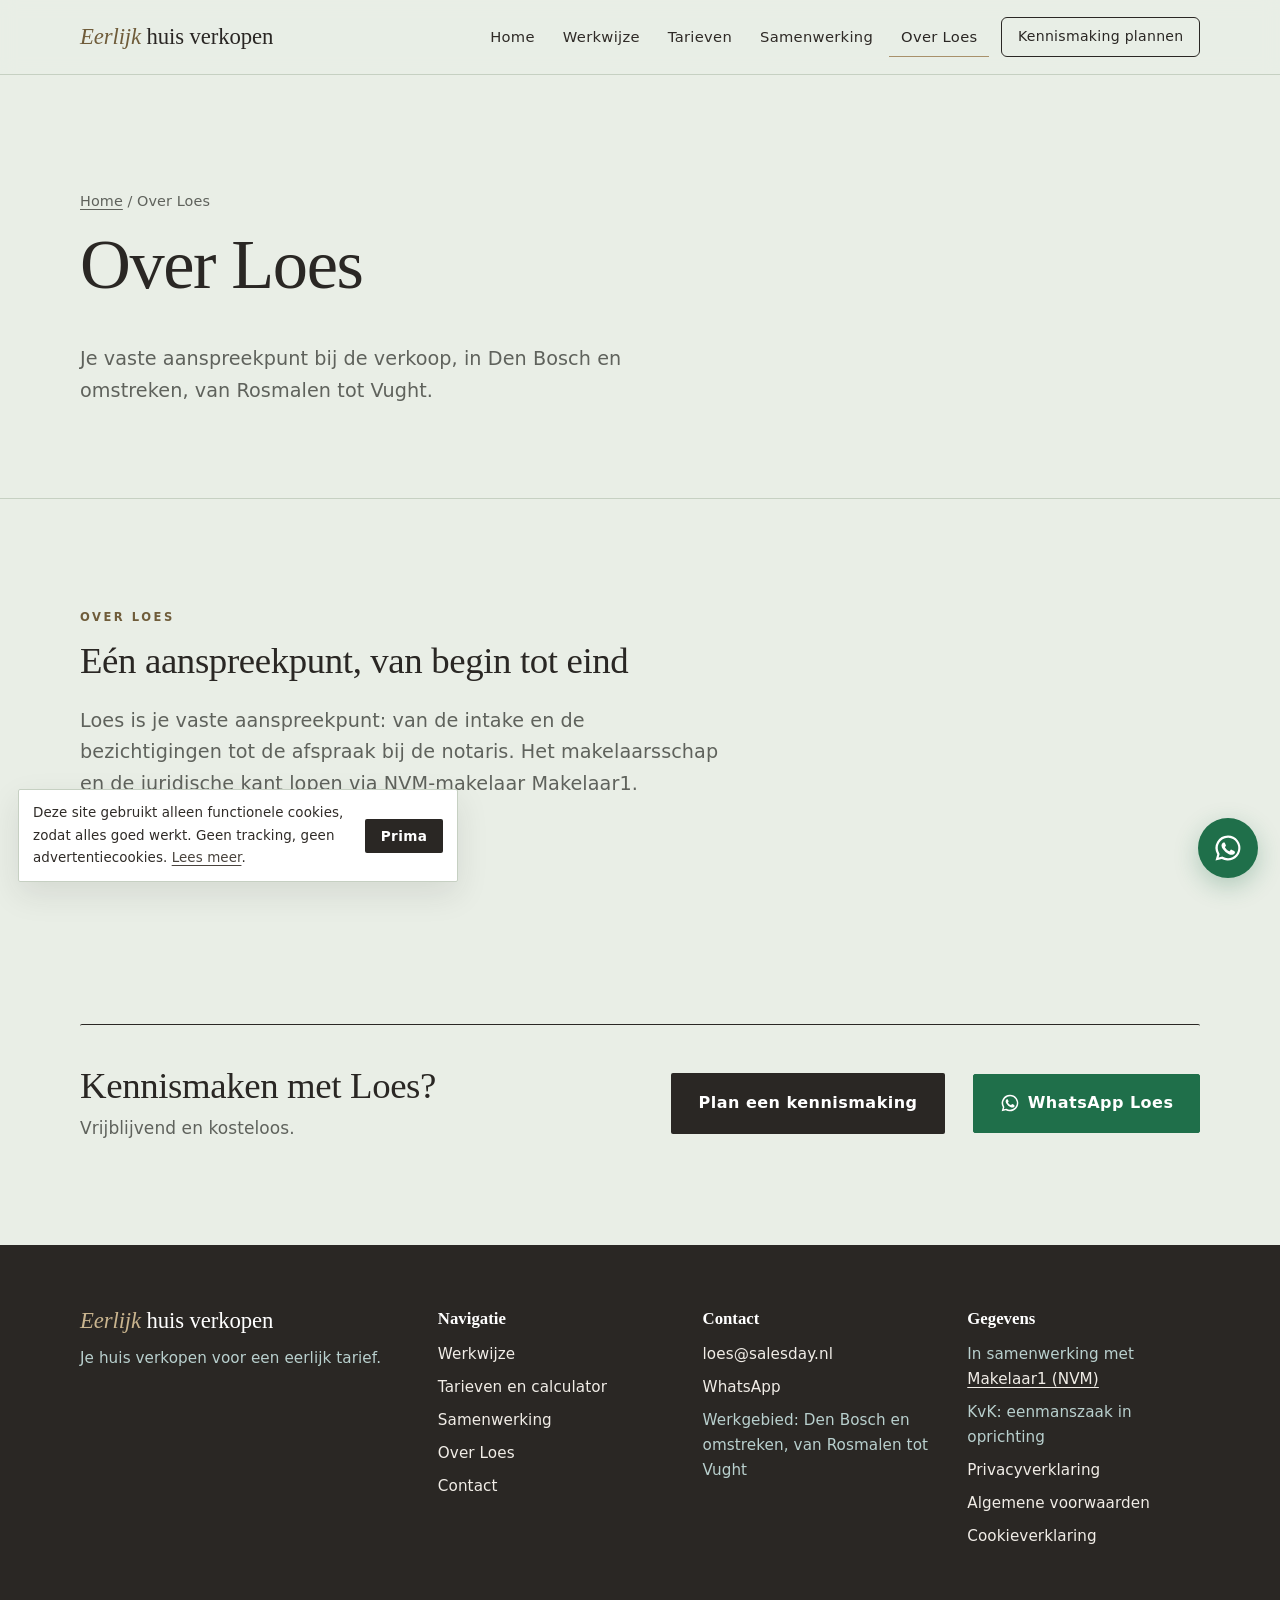
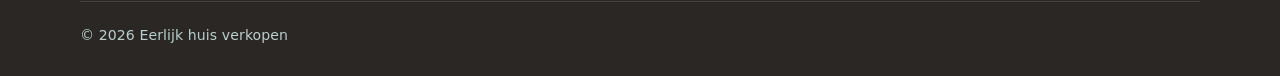
<file: over-loes.html>
<!doctype html>
<html lang="nl">
<head>
<meta charset="utf-8">
<meta name="viewport" content="width=device-width, initial-scale=1">
<title>Over Loes | Eerlijk huis verkopen</title>
<meta name="description" content="Maak kennis met Loes, de persoonlijke woningverkoper achter Eerlijk huis verkopen in Den Bosch en omstreken, van Rosmalen tot Vught.">
<link rel="canonical" href="https://www.eerlijkhuisverkopen.nl/over-loes">
<meta property="og:type" content="website">
<meta property="og:locale" content="nl_NL">
<meta property="og:site_name" content="Eerlijk huis verkopen">
<meta property="og:title" content="Over Loes | Eerlijk huis verkopen">
<meta property="og:description" content="Maak kennis met Loes, de persoonlijke woningverkoper achter Eerlijk huis verkopen in Den Bosch en omstreken, van Rosmalen tot Vught.">
<meta property="og:url" content="https://www.eerlijkhuisverkopen.nl/over-loes">
<meta property="og:image" content="https://www.eerlijkhuisverkopen.nl/og-image.png?v=75508859">
<meta name="theme-color" content="#2a2724">
<link rel="icon" href="/favicon.svg" type="image/svg+xml">
<link rel="apple-touch-icon" href="/apple-touch-icon.png">
<link rel="stylesheet" href="/styles.css?v=81839b2a">
<script type="application/ld+json">{"@context":"https://schema.org","@type":"LocalBusiness","name":"Eerlijk huis verkopen","url":"https://www.eerlijkhuisverkopen.nl","email":"loes@salesday.nl","description":"Persoonlijke woningverkoop in Den Bosch en omstreken, van Rosmalen tot Vught tegen een transparante, lage prijs: (1% van de verkoopprijs min €865 kosten) gedeeld door 2, plus €865 vaste kosten.","areaServed":[{"@type":"City","name":"'s-Hertogenbosch"},{"@type":"City","name":"Rosmalen"},{"@type":"City","name":"Berlicum"},{"@type":"City","name":"Vught"}],"address":{"@type":"PostalAddress","addressLocality":"Rosmalen","addressCountry":"NL"},"founder":{"@type":"Person","name":"Loes"},"priceRange":"€"}</script>
</head>
<body>
<a class="skip" href="#main">Naar de inhoud</a>
<header class="site-header">
  <div class="wrap">
    <a class="logo logo-e" href="/" aria-label="Eerlijk huis verkopen, naar de homepage"><span class="wm-mono" aria-hidden="true"><i>E</i>HV</span><span class="wm"><i>Eerlijk</i> huis verkopen</span></a>
    <button class="nav-toggle" aria-expanded="false" aria-controls="nav" aria-label="Menu openen"><svg viewBox="0 0 24 24" fill="none" stroke="currentColor" stroke-width="2.2" stroke-linecap="round" aria-hidden="true"><path d="M4 7h16M4 12h16M4 17h16"/></svg></button>
    <nav class="nav" id="nav" aria-label="Hoofdmenu">
        <a href="/">Home</a>
        <a href="/werkwijze">Werkwijze</a>
        <a href="/tarieven">Tarieven</a>
        <a href="/samenwerking">Samenwerking</a>
        <a href="/over-loes" aria-current="page">Over Loes</a>
        <a class="btn btn--primary" href="/contact">Kennismaking plannen</a>
    </nav>
  </div>
</header>
<main id="main">
<section class="page-hero">
  <div class="wrap">
    <p class="breadcrumbs"><a href="/">Home</a> / Over Loes</p>
    <h1>Over Loes</h1>
    <p class="lead">Je vaste aanspreekpunt bij de verkoop, in Den Bosch en omstreken, van Rosmalen tot Vught.</p>
  </div>
</section>
<section class="section"><div class="wrap"><div class="about about--text">
  
  <div>
    <span class="eyebrow">Over Loes</span>
    <h2>Eén aanspreekpunt, van begin tot eind</h2>
    <p class="lead">Loes is je vaste aanspreekpunt: van de intake en de bezichtigingen tot de afspraak bij de notaris. Het makelaarsschap en de juridische kant lopen via NVM-makelaar Makelaar1.</p>
  </div>
</div></div></section>
<section class="section"><div class="wrap"><div class="cta-band">
  <div><h2>Kennismaken met Loes?</h2><p>Vrijblijvend en kosteloos.</p></div>
  <div class="btn-row"><a class="btn btn--light" href="/contact">Plan een kennismaking</a><a class="btn btn--wa" href="https://wa.me/31622549219?text=Hoi%20Loes%2C%20ik%20wil%20graag%20meer%20weten%20over%20het%20verkopen%20van%20mijn%20woning." rel="noopener"><svg viewBox="0 0 24 24" fill="currentColor" aria-hidden="true"><path d="M12 2a10 10 0 0 0-8.6 15.1L2 22l5-1.3A10 10 0 1 0 12 2zm0 18.2a8.2 8.2 0 0 1-4.2-1.2l-.3-.2-3 .8.8-2.9-.2-.3A8.2 8.2 0 1 1 12 20.2zm4.5-6.1c-.2-.1-1.5-.7-1.7-.8-.2-.1-.4-.1-.6.1l-.8 1c-.1.2-.3.2-.5.1a6.7 6.7 0 0 1-3.3-2.9c-.3-.4.3-.4.7-1.4.1-.2 0-.3 0-.4l-.8-1.8c-.2-.5-.4-.4-.6-.4h-.5a1 1 0 0 0-.7.3 3 3 0 0 0-.9 2.2 5.2 5.2 0 0 0 1.1 2.7 11.8 11.8 0 0 0 4.5 4c1.7.7 2.3.8 3.2.6a2.7 2.7 0 0 0 1.8-1.2 2.2 2.2 0 0 0 .1-1.3c0-.1-.2-.2-.5-.3z"/></svg> WhatsApp Loes</a></div>
</div></div></section>
<a class="wa-float" href="https://wa.me/31622549219?text=Hoi%20Loes%2C%20ik%20wil%20graag%20meer%20weten%20over%20het%20verkopen%20van%20mijn%20woning." rel="noopener" aria-label="Stuur Loes een WhatsApp-bericht"><svg viewBox="0 0 24 24" fill="currentColor" aria-hidden="true"><path d="M12 2a10 10 0 0 0-8.6 15.1L2 22l5-1.3A10 10 0 1 0 12 2zm0 18.2a8.2 8.2 0 0 1-4.2-1.2l-.3-.2-3 .8.8-2.9-.2-.3A8.2 8.2 0 1 1 12 20.2zm4.5-6.1c-.2-.1-1.5-.7-1.7-.8-.2-.1-.4-.1-.6.1l-.8 1c-.1.2-.3.2-.5.1a6.7 6.7 0 0 1-3.3-2.9c-.3-.4.3-.4.7-1.4.1-.2 0-.3 0-.4l-.8-1.8c-.2-.5-.4-.4-.6-.4h-.5a1 1 0 0 0-.7.3 3 3 0 0 0-.9 2.2 5.2 5.2 0 0 0 1.1 2.7 11.8 11.8 0 0 0 4.5 4c1.7.7 2.3.8 3.2.6a2.7 2.7 0 0 0 1.8-1.2 2.2 2.2 0 0 0 .1-1.3c0-.1-.2-.2-.5-.3z"/></svg></a>
</main>
<footer class="site-footer">
  <div class="wrap">
    <div class="footer-grid">
      <div>
        <a class="logo logo-e" href="/"><span class="wm"><i>Eerlijk</i> huis verkopen</span></a>
        <p>Je huis verkopen voor een eerlijk tarief.</p>
      </div>
      <div>
        <h2>Navigatie</h2>
        <ul>
          <li><a href="/werkwijze">Werkwijze</a></li>
          <li><a href="/tarieven">Tarieven en calculator</a></li>
          <li><a href="/samenwerking">Samenwerking</a></li>
          <li><a href="/over-loes">Over Loes</a></li>
          <li><a href="/contact">Contact</a></li>
        </ul>
      </div>
      <div>
        <h2>Contact</h2>
        <ul>
          <li><a href="mailto:loes@salesday.nl">loes@salesday.nl</a></li>
          <li><a href="https://wa.me/31622549219?text=Hoi%20Loes%2C%20ik%20wil%20graag%20meer%20weten%20over%20het%20verkopen%20van%20mijn%20woning." rel="noopener">WhatsApp</a></li>
          <li>Werkgebied: Den Bosch en omstreken, van Rosmalen tot Vught</li>
        </ul>
      </div>
      <div>
        <h2>Gegevens</h2>
        <ul>
          <li>In samenwerking met <a class="in-text" href="https://makelaar1.nl/" rel="noopener" target="_blank">Makelaar1 (NVM)</a></li>
          <li>KvK: eenmanszaak in oprichting</li>
          <li><a href="/privacy">Privacyverklaring</a></li>
          <li><a href="/voorwaarden">Algemene voorwaarden</a></li>
          <li><a href="/cookies">Cookieverklaring</a></li>
        </ul>
      </div>
    </div>
    <div class="footer-bottom">
      <span>&copy; <span data-year>2026</span> Eerlijk huis verkopen</span>
    </div>
  </div>
</footer>
<div class="cookie" id="cookie" role="region" aria-label="Cookiemelding">
  <p>Deze site gebruikt alleen functionele cookies, zodat alles goed werkt. Geen tracking, geen advertentiecookies. <a href="/cookies">Lees meer</a>.</p>
  <button class="btn btn--primary" type="button">Prima</button>
</div>
<script src="/main.js?v=7fac7271" defer></script>
</body>
</html>
</file>
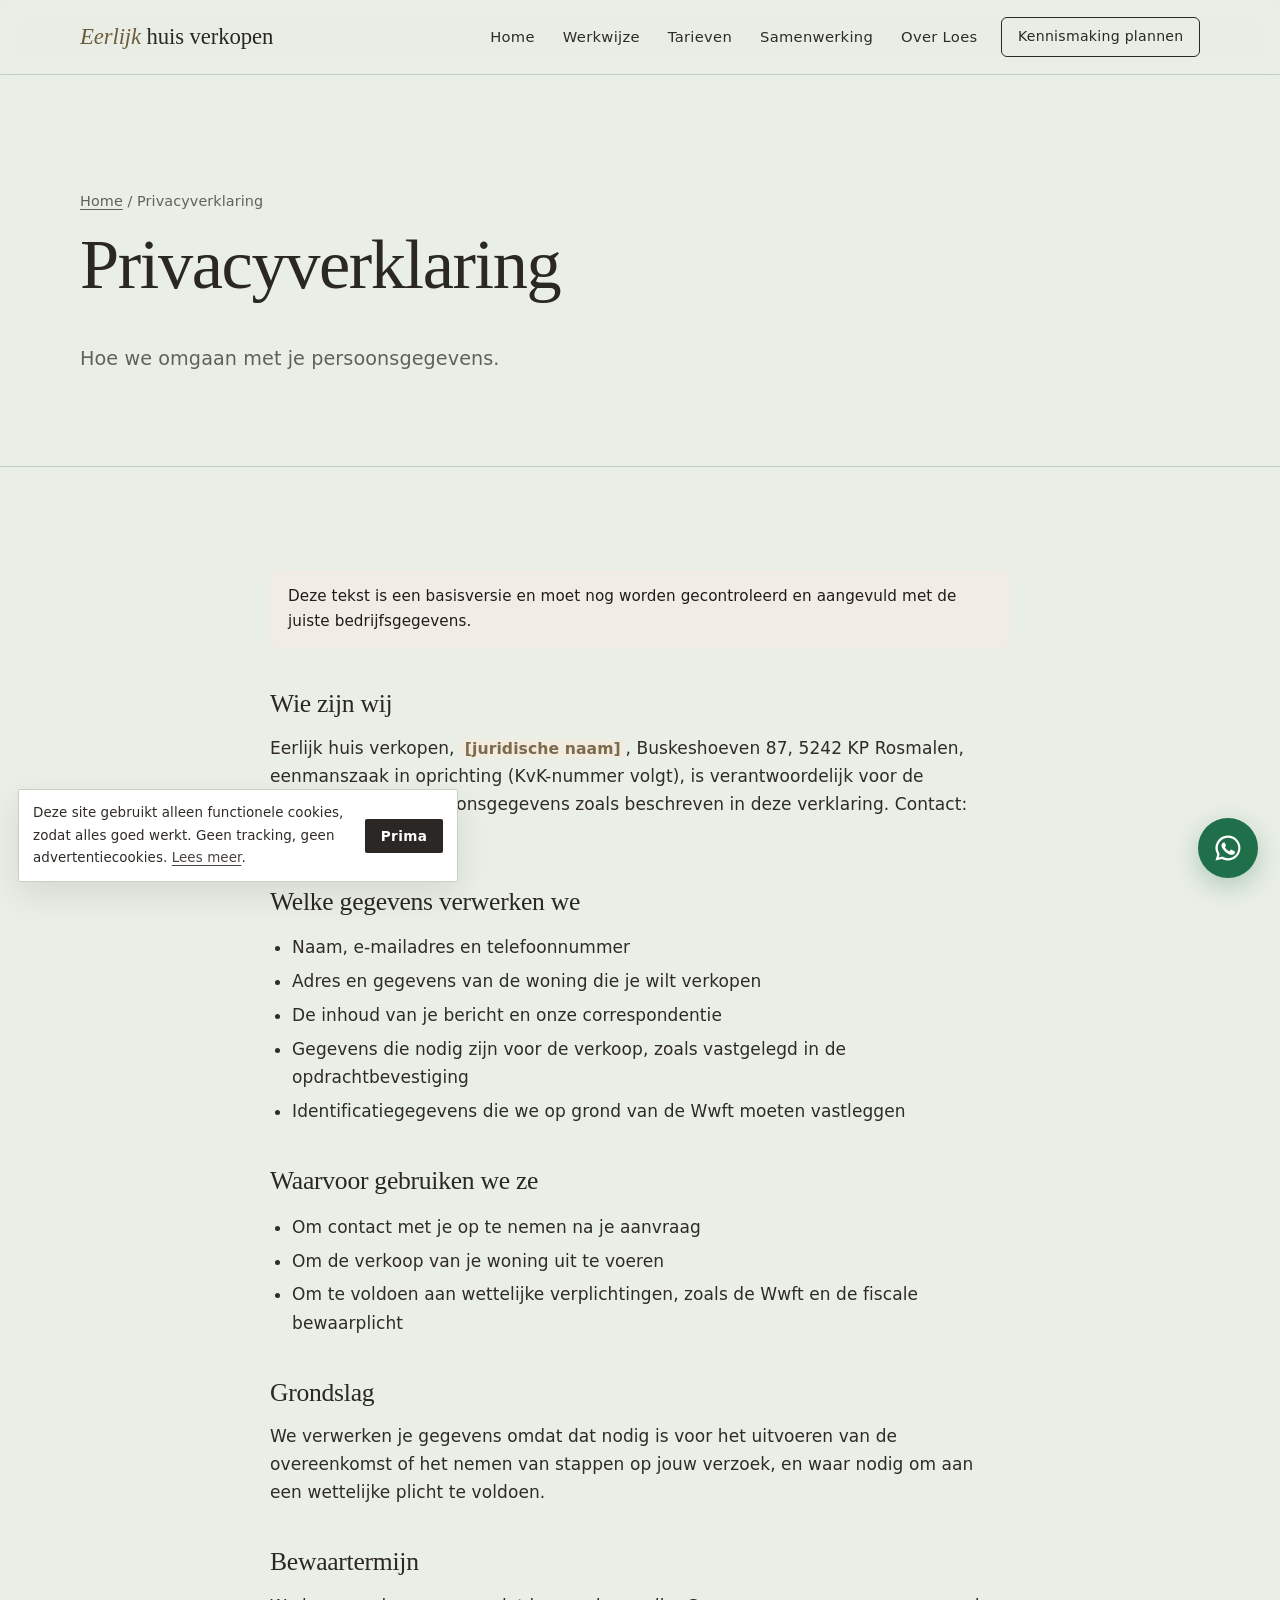
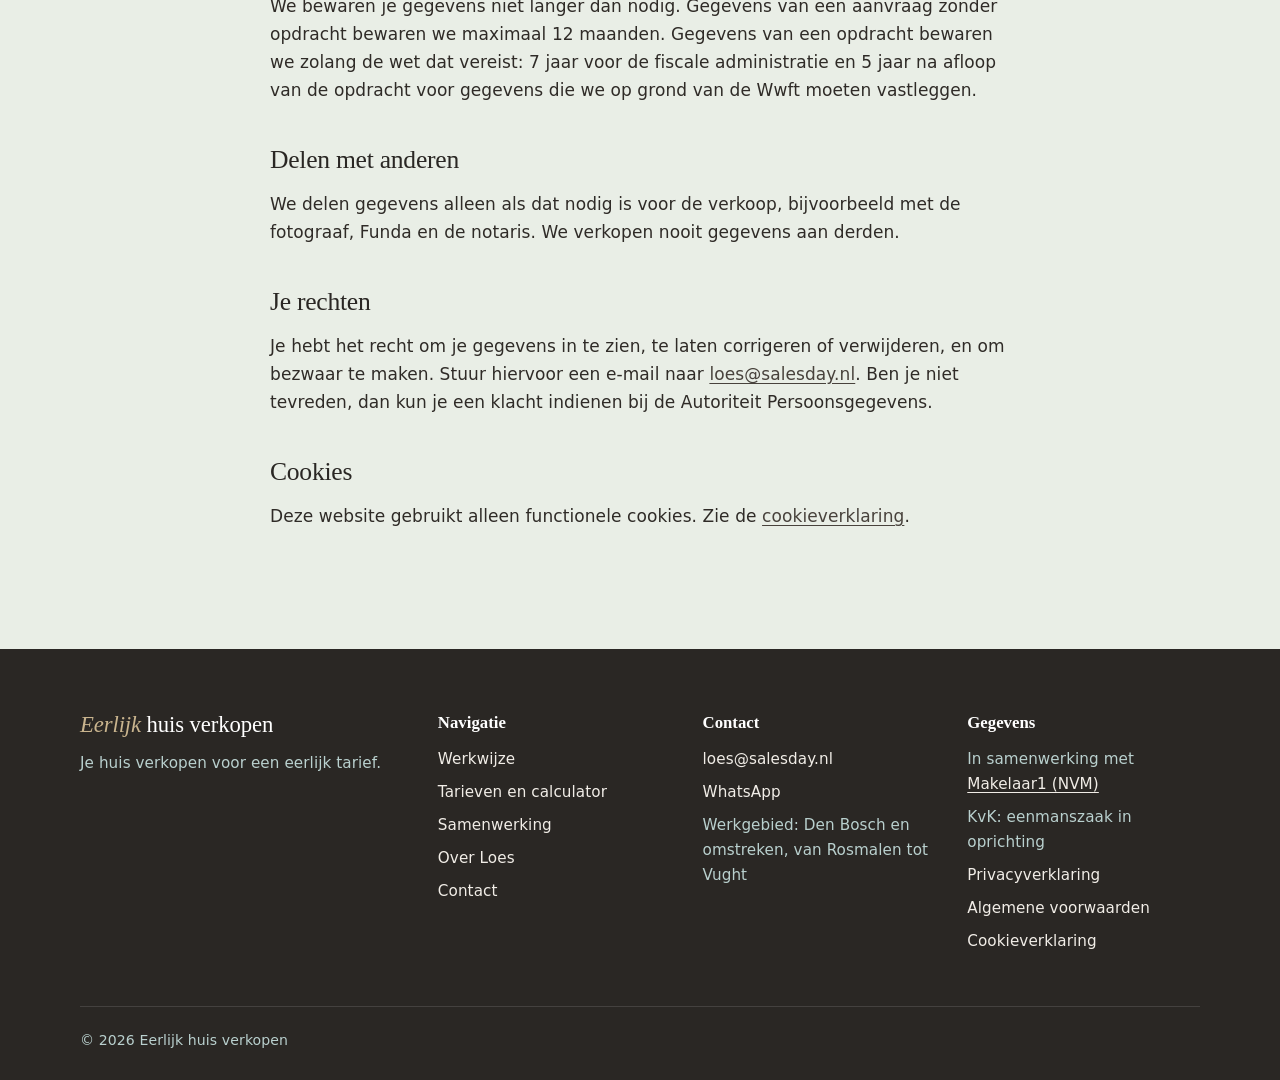
<file: privacy.html>
<!doctype html>
<html lang="nl">
<head>
<meta charset="utf-8">
<meta name="viewport" content="width=device-width, initial-scale=1">
<title>Privacyverklaring | Eerlijk huis verkopen</title>
<meta name="description" content="Hoe Eerlijk huis verkopen omgaat met je persoonsgegevens.">
<link rel="canonical" href="https://www.eerlijkhuisverkopen.nl/privacy">
<meta property="og:type" content="website">
<meta property="og:locale" content="nl_NL">
<meta property="og:site_name" content="Eerlijk huis verkopen">
<meta property="og:title" content="Privacyverklaring | Eerlijk huis verkopen">
<meta property="og:description" content="Hoe Eerlijk huis verkopen omgaat met je persoonsgegevens.">
<meta property="og:url" content="https://www.eerlijkhuisverkopen.nl/privacy">
<meta property="og:image" content="https://www.eerlijkhuisverkopen.nl/og-image.png?v=75508859">
<meta name="theme-color" content="#2a2724">
<link rel="icon" href="/favicon.svg" type="image/svg+xml">
<link rel="apple-touch-icon" href="/apple-touch-icon.png">
<link rel="stylesheet" href="/styles.css?v=81839b2a">
<script type="application/ld+json">{"@context":"https://schema.org","@type":"LocalBusiness","name":"Eerlijk huis verkopen","url":"https://www.eerlijkhuisverkopen.nl","email":"loes@salesday.nl","description":"Persoonlijke woningverkoop in Den Bosch en omstreken, van Rosmalen tot Vught tegen een transparante, lage prijs: (1% van de verkoopprijs min €865 kosten) gedeeld door 2, plus €865 vaste kosten.","areaServed":[{"@type":"City","name":"'s-Hertogenbosch"},{"@type":"City","name":"Rosmalen"},{"@type":"City","name":"Berlicum"},{"@type":"City","name":"Vught"}],"address":{"@type":"PostalAddress","addressLocality":"Rosmalen","addressCountry":"NL"},"founder":{"@type":"Person","name":"Loes"},"priceRange":"€"}</script>
</head>
<body>
<a class="skip" href="#main">Naar de inhoud</a>
<header class="site-header">
  <div class="wrap">
    <a class="logo logo-e" href="/" aria-label="Eerlijk huis verkopen, naar de homepage"><span class="wm-mono" aria-hidden="true"><i>E</i>HV</span><span class="wm"><i>Eerlijk</i> huis verkopen</span></a>
    <button class="nav-toggle" aria-expanded="false" aria-controls="nav" aria-label="Menu openen"><svg viewBox="0 0 24 24" fill="none" stroke="currentColor" stroke-width="2.2" stroke-linecap="round" aria-hidden="true"><path d="M4 7h16M4 12h16M4 17h16"/></svg></button>
    <nav class="nav" id="nav" aria-label="Hoofdmenu">
        <a href="/">Home</a>
        <a href="/werkwijze">Werkwijze</a>
        <a href="/tarieven">Tarieven</a>
        <a href="/samenwerking">Samenwerking</a>
        <a href="/over-loes">Over Loes</a>
        <a class="btn btn--primary" href="/contact">Kennismaking plannen</a>
    </nav>
  </div>
</header>
<main id="main">
<section class="page-hero">
  <div class="wrap">
    <p class="breadcrumbs"><a href="/">Home</a> / Privacyverklaring</p>
    <h1>Privacyverklaring</h1>
    <p class="lead">Hoe we omgaan met je persoonsgegevens.</p>
  </div>
</section>
<section class="section"><div class="wrap prose">
<p class="note">Deze tekst is een basisversie en moet nog worden gecontroleerd en aangevuld met de juiste bedrijfsgegevens.</p>
<h2>Wie zijn wij</h2>
<p>Eerlijk huis verkopen, <span class="ph">[juridische naam]</span>, Buskeshoeven 87, 5242 KP Rosmalen, eenmanszaak in oprichting (KvK-nummer volgt), is verantwoordelijk voor de verwerking van persoonsgegevens zoals beschreven in deze verklaring. Contact: <a href="mailto:loes@salesday.nl">loes@salesday.nl</a>.</p>
<h2>Welke gegevens verwerken we</h2>
<ul><li>Naam, e-mailadres en telefoonnummer</li><li>Adres en gegevens van de woning die je wilt verkopen</li><li>De inhoud van je bericht en onze correspondentie</li><li>Gegevens die nodig zijn voor de verkoop, zoals vastgelegd in de opdrachtbevestiging</li><li>Identificatiegegevens die we op grond van de Wwft moeten vastleggen</li></ul>
<h2>Waarvoor gebruiken we ze</h2>
<ul><li>Om contact met je op te nemen na je aanvraag</li><li>Om de verkoop van je woning uit te voeren</li><li>Om te voldoen aan wettelijke verplichtingen, zoals de Wwft en de fiscale bewaarplicht</li></ul>
<h2>Grondslag</h2>
<p>We verwerken je gegevens omdat dat nodig is voor het uitvoeren van de overeenkomst of het nemen van stappen op jouw verzoek, en waar nodig om aan een wettelijke plicht te voldoen.</p>
<h2>Bewaartermijn</h2>
<p>We bewaren je gegevens niet langer dan nodig. Gegevens van een aanvraag zonder opdracht bewaren we maximaal 12 maanden. Gegevens van een opdracht bewaren we zolang de wet dat vereist: 7 jaar voor de fiscale administratie en 5 jaar na afloop van de opdracht voor gegevens die we op grond van de Wwft moeten vastleggen.</p>
<h2>Delen met anderen</h2>
<p>We delen gegevens alleen als dat nodig is voor de verkoop, bijvoorbeeld met de fotograaf, Funda en de notaris. We verkopen nooit gegevens aan derden.</p>
<h2>Je rechten</h2>
<p>Je hebt het recht om je gegevens in te zien, te laten corrigeren of verwijderen, en om bezwaar te maken. Stuur hiervoor een e-mail naar <a href="mailto:loes@salesday.nl">loes@salesday.nl</a>. Ben je niet tevreden, dan kun je een klacht indienen bij de Autoriteit Persoonsgegevens.</p>
<h2>Cookies</h2>
<p>Deze website gebruikt alleen functionele cookies. Zie de <a href="/cookies">cookieverklaring</a>.</p>
</div></section>
<a class="wa-float" href="https://wa.me/31622549219?text=Hoi%20Loes%2C%20ik%20wil%20graag%20meer%20weten%20over%20het%20verkopen%20van%20mijn%20woning." rel="noopener" aria-label="Stuur Loes een WhatsApp-bericht"><svg viewBox="0 0 24 24" fill="currentColor" aria-hidden="true"><path d="M12 2a10 10 0 0 0-8.6 15.1L2 22l5-1.3A10 10 0 1 0 12 2zm0 18.2a8.2 8.2 0 0 1-4.2-1.2l-.3-.2-3 .8.8-2.9-.2-.3A8.2 8.2 0 1 1 12 20.2zm4.5-6.1c-.2-.1-1.5-.7-1.7-.8-.2-.1-.4-.1-.6.1l-.8 1c-.1.2-.3.2-.5.1a6.7 6.7 0 0 1-3.3-2.9c-.3-.4.3-.4.7-1.4.1-.2 0-.3 0-.4l-.8-1.8c-.2-.5-.4-.4-.6-.4h-.5a1 1 0 0 0-.7.3 3 3 0 0 0-.9 2.2 5.2 5.2 0 0 0 1.1 2.7 11.8 11.8 0 0 0 4.5 4c1.7.7 2.3.8 3.2.6a2.7 2.7 0 0 0 1.8-1.2 2.2 2.2 0 0 0 .1-1.3c0-.1-.2-.2-.5-.3z"/></svg></a>
</main>
<footer class="site-footer">
  <div class="wrap">
    <div class="footer-grid">
      <div>
        <a class="logo logo-e" href="/"><span class="wm"><i>Eerlijk</i> huis verkopen</span></a>
        <p>Je huis verkopen voor een eerlijk tarief.</p>
      </div>
      <div>
        <h2>Navigatie</h2>
        <ul>
          <li><a href="/werkwijze">Werkwijze</a></li>
          <li><a href="/tarieven">Tarieven en calculator</a></li>
          <li><a href="/samenwerking">Samenwerking</a></li>
          <li><a href="/over-loes">Over Loes</a></li>
          <li><a href="/contact">Contact</a></li>
        </ul>
      </div>
      <div>
        <h2>Contact</h2>
        <ul>
          <li><a href="mailto:loes@salesday.nl">loes@salesday.nl</a></li>
          <li><a href="https://wa.me/31622549219?text=Hoi%20Loes%2C%20ik%20wil%20graag%20meer%20weten%20over%20het%20verkopen%20van%20mijn%20woning." rel="noopener">WhatsApp</a></li>
          <li>Werkgebied: Den Bosch en omstreken, van Rosmalen tot Vught</li>
        </ul>
      </div>
      <div>
        <h2>Gegevens</h2>
        <ul>
          <li>In samenwerking met <a class="in-text" href="https://makelaar1.nl/" rel="noopener" target="_blank">Makelaar1 (NVM)</a></li>
          <li>KvK: eenmanszaak in oprichting</li>
          <li><a href="/privacy">Privacyverklaring</a></li>
          <li><a href="/voorwaarden">Algemene voorwaarden</a></li>
          <li><a href="/cookies">Cookieverklaring</a></li>
        </ul>
      </div>
    </div>
    <div class="footer-bottom">
      <span>&copy; <span data-year>2026</span> Eerlijk huis verkopen</span>
    </div>
  </div>
</footer>
<div class="cookie" id="cookie" role="region" aria-label="Cookiemelding">
  <p>Deze site gebruikt alleen functionele cookies, zodat alles goed werkt. Geen tracking, geen advertentiecookies. <a href="/cookies">Lees meer</a>.</p>
  <button class="btn btn--primary" type="button">Prima</button>
</div>
<script src="/main.js?v=7fac7271" defer></script>
</body>
</html>
</file>
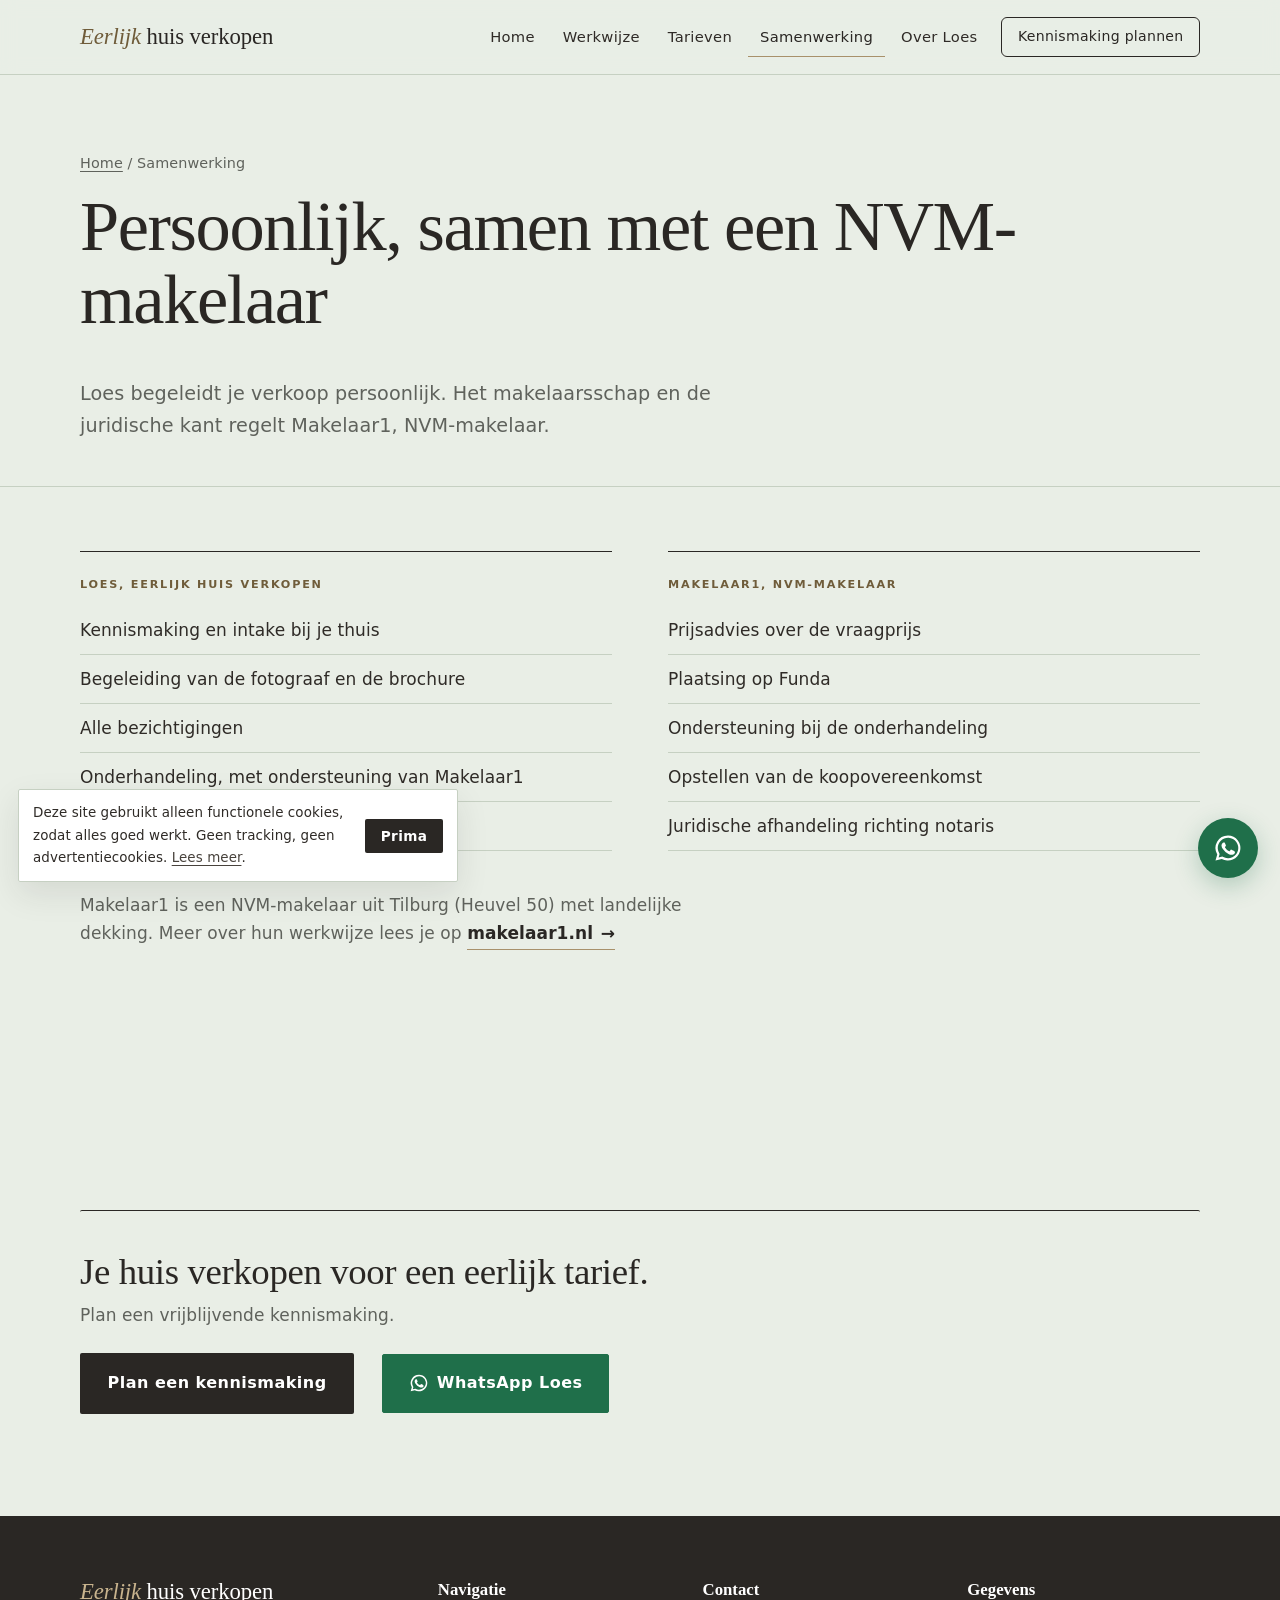
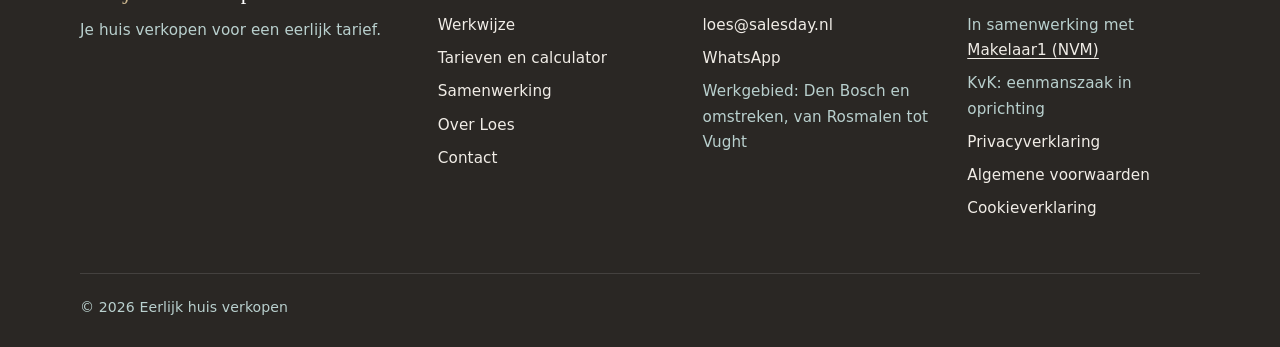
<file: samenwerking.html>
<!doctype html>
<html lang="nl">
<head>
<meta charset="utf-8">
<meta name="viewport" content="width=device-width, initial-scale=1">
<title>Samenwerking met Makelaar1, NVM-makelaar | Eerlijk huis verkopen</title>
<meta name="description" content="Eerlijk huis verkopen werkt samen met Makelaar1, NVM-makelaar. Loes begeleidt de verkoop persoonlijk, Makelaar1 regelt Funda, de koopovereenkomst en de juridische afhandeling.">
<link rel="canonical" href="https://www.eerlijkhuisverkopen.nl/samenwerking">
<meta property="og:type" content="website">
<meta property="og:locale" content="nl_NL">
<meta property="og:site_name" content="Eerlijk huis verkopen">
<meta property="og:title" content="Samenwerking met Makelaar1, NVM-makelaar | Eerlijk huis verkopen">
<meta property="og:description" content="Eerlijk huis verkopen werkt samen met Makelaar1, NVM-makelaar. Loes begeleidt de verkoop persoonlijk, Makelaar1 regelt Funda, de koopovereenkomst en de juridische afhandeling.">
<meta property="og:url" content="https://www.eerlijkhuisverkopen.nl/samenwerking">
<meta property="og:image" content="https://www.eerlijkhuisverkopen.nl/og-image.png?v=75508859">
<meta name="theme-color" content="#2a2724">
<link rel="icon" href="/favicon.svg" type="image/svg+xml">
<link rel="apple-touch-icon" href="/apple-touch-icon.png">
<link rel="stylesheet" href="/styles.css?v=81839b2a">
<script type="application/ld+json">{"@context":"https://schema.org","@type":"LocalBusiness","name":"Eerlijk huis verkopen","url":"https://www.eerlijkhuisverkopen.nl","email":"loes@salesday.nl","description":"Persoonlijke woningverkoop in Den Bosch en omstreken, van Rosmalen tot Vught tegen een transparante, lage prijs: (1% van de verkoopprijs min €865 kosten) gedeeld door 2, plus €865 vaste kosten.","areaServed":[{"@type":"City","name":"'s-Hertogenbosch"},{"@type":"City","name":"Rosmalen"},{"@type":"City","name":"Berlicum"},{"@type":"City","name":"Vught"}],"address":{"@type":"PostalAddress","addressLocality":"Rosmalen","addressCountry":"NL"},"founder":{"@type":"Person","name":"Loes"},"priceRange":"€"}</script>
</head>
<body>
<a class="skip" href="#main">Naar de inhoud</a>
<header class="site-header">
  <div class="wrap">
    <a class="logo logo-e" href="/" aria-label="Eerlijk huis verkopen, naar de homepage"><span class="wm-mono" aria-hidden="true"><i>E</i>HV</span><span class="wm"><i>Eerlijk</i> huis verkopen</span></a>
    <button class="nav-toggle" aria-expanded="false" aria-controls="nav" aria-label="Menu openen"><svg viewBox="0 0 24 24" fill="none" stroke="currentColor" stroke-width="2.2" stroke-linecap="round" aria-hidden="true"><path d="M4 7h16M4 12h16M4 17h16"/></svg></button>
    <nav class="nav" id="nav" aria-label="Hoofdmenu">
        <a href="/">Home</a>
        <a href="/werkwijze">Werkwijze</a>
        <a href="/tarieven">Tarieven</a>
        <a href="/samenwerking" aria-current="page">Samenwerking</a>
        <a href="/over-loes">Over Loes</a>
        <a class="btn btn--primary" href="/contact">Kennismaking plannen</a>
    </nav>
  </div>
</header>
<main id="main">
<section class="page-hero">
  <div class="wrap">
    <p class="breadcrumbs"><a href="/">Home</a> / Samenwerking</p>
    <h1>Persoonlijk, samen met een NVM-makelaar</h1>
    <p class="lead">Loes begeleidt je verkoop persoonlijk. Het makelaarsschap en de juridische kant regelt Makelaar1, NVM-makelaar.</p>
  </div>
</section>
<section class="section-xl">
  <div class="wrap">
    <div class="roles roles--lg">
      <div><span class="who">Loes, Eerlijk huis verkopen</span><ul class="acc-list one"><li>Kennismaking en intake bij je thuis</li><li>Begeleiding van de fotograaf en de brochure</li><li>Alle bezichtigingen</li><li>Onderhandeling, met ondersteuning van Makelaar1</li><li>Persoonlijk contact van begin tot eind</li></ul></div>
      <div><span class="who">Makelaar1, NVM-makelaar</span><ul class="acc-list one"><li>Prijsadvies over de vraagprijs</li><li>Plaatsing op Funda</li><li>Ondersteuning bij de onderhandeling</li><li>Opstellen van de koopovereenkomst</li><li>Juridische afhandeling richting notaris</li></ul></div>
    </div>
    <p class="partner-note">Makelaar1 is een NVM-makelaar uit Tilburg (Heuvel 50) met landelijke dekking. Meer over hun werkwijze lees je op <a class="link-arrow" href="https://makelaar1.nl/" rel="noopener" target="_blank">makelaar1.nl <span aria-hidden="true">&rarr;</span></a></p>
  </div>
</section>
<section class="section"><div class="wrap"><div class="cta-band">
  <div><h2>Je huis verkopen voor een eerlijk tarief.</h2><p>Plan een vrijblijvende kennismaking.</p></div>
  <div class="btn-row"><a class="btn btn--light" href="/contact">Plan een kennismaking</a><a class="btn btn--wa" href="https://wa.me/31622549219?text=Hoi%20Loes%2C%20ik%20wil%20graag%20meer%20weten%20over%20het%20verkopen%20van%20mijn%20woning." rel="noopener"><svg viewBox="0 0 24 24" fill="currentColor" aria-hidden="true"><path d="M12 2a10 10 0 0 0-8.6 15.1L2 22l5-1.3A10 10 0 1 0 12 2zm0 18.2a8.2 8.2 0 0 1-4.2-1.2l-.3-.2-3 .8.8-2.9-.2-.3A8.2 8.2 0 1 1 12 20.2zm4.5-6.1c-.2-.1-1.5-.7-1.7-.8-.2-.1-.4-.1-.6.1l-.8 1c-.1.2-.3.2-.5.1a6.7 6.7 0 0 1-3.3-2.9c-.3-.4.3-.4.7-1.4.1-.2 0-.3 0-.4l-.8-1.8c-.2-.5-.4-.4-.6-.4h-.5a1 1 0 0 0-.7.3 3 3 0 0 0-.9 2.2 5.2 5.2 0 0 0 1.1 2.7 11.8 11.8 0 0 0 4.5 4c1.7.7 2.3.8 3.2.6a2.7 2.7 0 0 0 1.8-1.2 2.2 2.2 0 0 0 .1-1.3c0-.1-.2-.2-.5-.3z"/></svg> WhatsApp Loes</a></div>
</div></div></section>
<a class="wa-float" href="https://wa.me/31622549219?text=Hoi%20Loes%2C%20ik%20wil%20graag%20meer%20weten%20over%20het%20verkopen%20van%20mijn%20woning." rel="noopener" aria-label="Stuur Loes een WhatsApp-bericht"><svg viewBox="0 0 24 24" fill="currentColor" aria-hidden="true"><path d="M12 2a10 10 0 0 0-8.6 15.1L2 22l5-1.3A10 10 0 1 0 12 2zm0 18.2a8.2 8.2 0 0 1-4.2-1.2l-.3-.2-3 .8.8-2.9-.2-.3A8.2 8.2 0 1 1 12 20.2zm4.5-6.1c-.2-.1-1.5-.7-1.7-.8-.2-.1-.4-.1-.6.1l-.8 1c-.1.2-.3.2-.5.1a6.7 6.7 0 0 1-3.3-2.9c-.3-.4.3-.4.7-1.4.1-.2 0-.3 0-.4l-.8-1.8c-.2-.5-.4-.4-.6-.4h-.5a1 1 0 0 0-.7.3 3 3 0 0 0-.9 2.2 5.2 5.2 0 0 0 1.1 2.7 11.8 11.8 0 0 0 4.5 4c1.7.7 2.3.8 3.2.6a2.7 2.7 0 0 0 1.8-1.2 2.2 2.2 0 0 0 .1-1.3c0-.1-.2-.2-.5-.3z"/></svg></a>
</main>
<footer class="site-footer">
  <div class="wrap">
    <div class="footer-grid">
      <div>
        <a class="logo logo-e" href="/"><span class="wm"><i>Eerlijk</i> huis verkopen</span></a>
        <p>Je huis verkopen voor een eerlijk tarief.</p>
      </div>
      <div>
        <h2>Navigatie</h2>
        <ul>
          <li><a href="/werkwijze">Werkwijze</a></li>
          <li><a href="/tarieven">Tarieven en calculator</a></li>
          <li><a href="/samenwerking">Samenwerking</a></li>
          <li><a href="/over-loes">Over Loes</a></li>
          <li><a href="/contact">Contact</a></li>
        </ul>
      </div>
      <div>
        <h2>Contact</h2>
        <ul>
          <li><a href="mailto:loes@salesday.nl">loes@salesday.nl</a></li>
          <li><a href="https://wa.me/31622549219?text=Hoi%20Loes%2C%20ik%20wil%20graag%20meer%20weten%20over%20het%20verkopen%20van%20mijn%20woning." rel="noopener">WhatsApp</a></li>
          <li>Werkgebied: Den Bosch en omstreken, van Rosmalen tot Vught</li>
        </ul>
      </div>
      <div>
        <h2>Gegevens</h2>
        <ul>
          <li>In samenwerking met <a class="in-text" href="https://makelaar1.nl/" rel="noopener" target="_blank">Makelaar1 (NVM)</a></li>
          <li>KvK: eenmanszaak in oprichting</li>
          <li><a href="/privacy">Privacyverklaring</a></li>
          <li><a href="/voorwaarden">Algemene voorwaarden</a></li>
          <li><a href="/cookies">Cookieverklaring</a></li>
        </ul>
      </div>
    </div>
    <div class="footer-bottom">
      <span>&copy; <span data-year>2026</span> Eerlijk huis verkopen</span>
    </div>
  </div>
</footer>
<div class="cookie" id="cookie" role="region" aria-label="Cookiemelding">
  <p>Deze site gebruikt alleen functionele cookies, zodat alles goed werkt. Geen tracking, geen advertentiecookies. <a href="/cookies">Lees meer</a>.</p>
  <button class="btn btn--primary" type="button">Prima</button>
</div>
<script src="/main.js?v=7fac7271" defer></script>
</body>
</html>
</file>
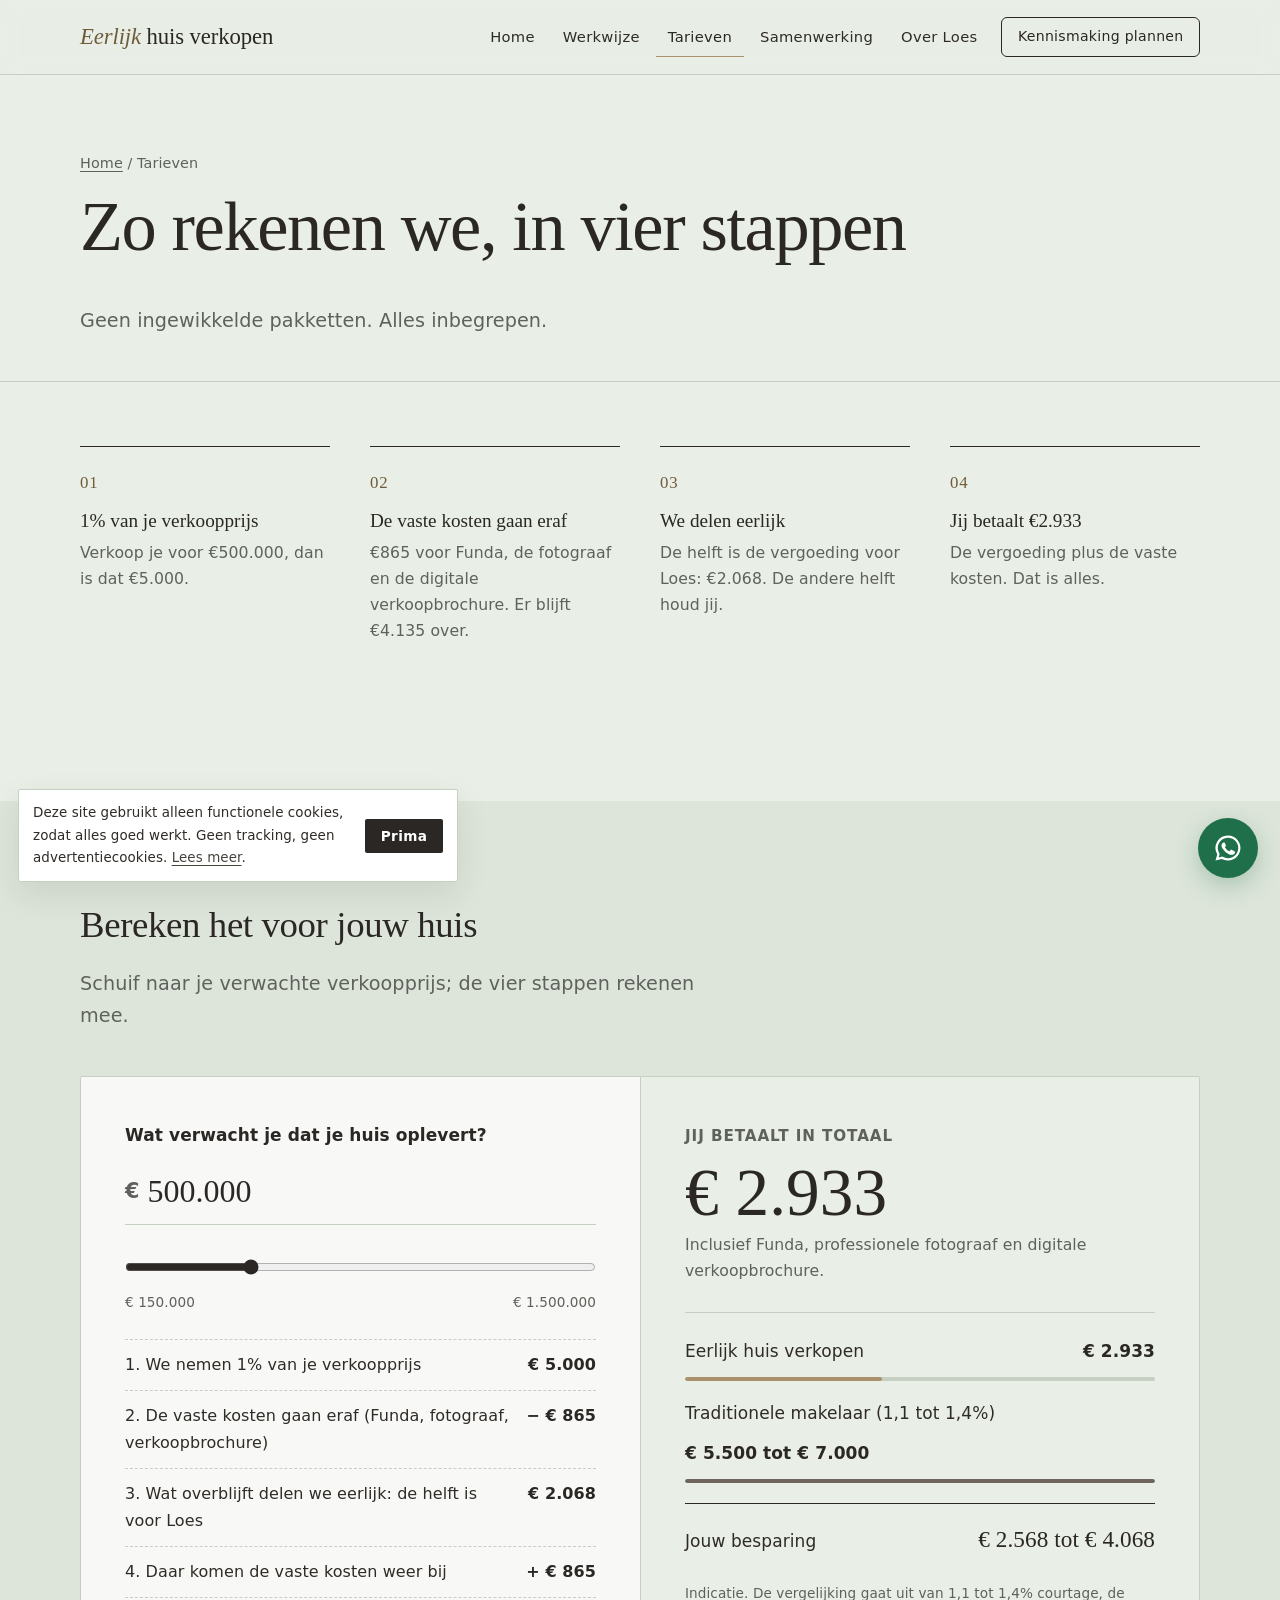
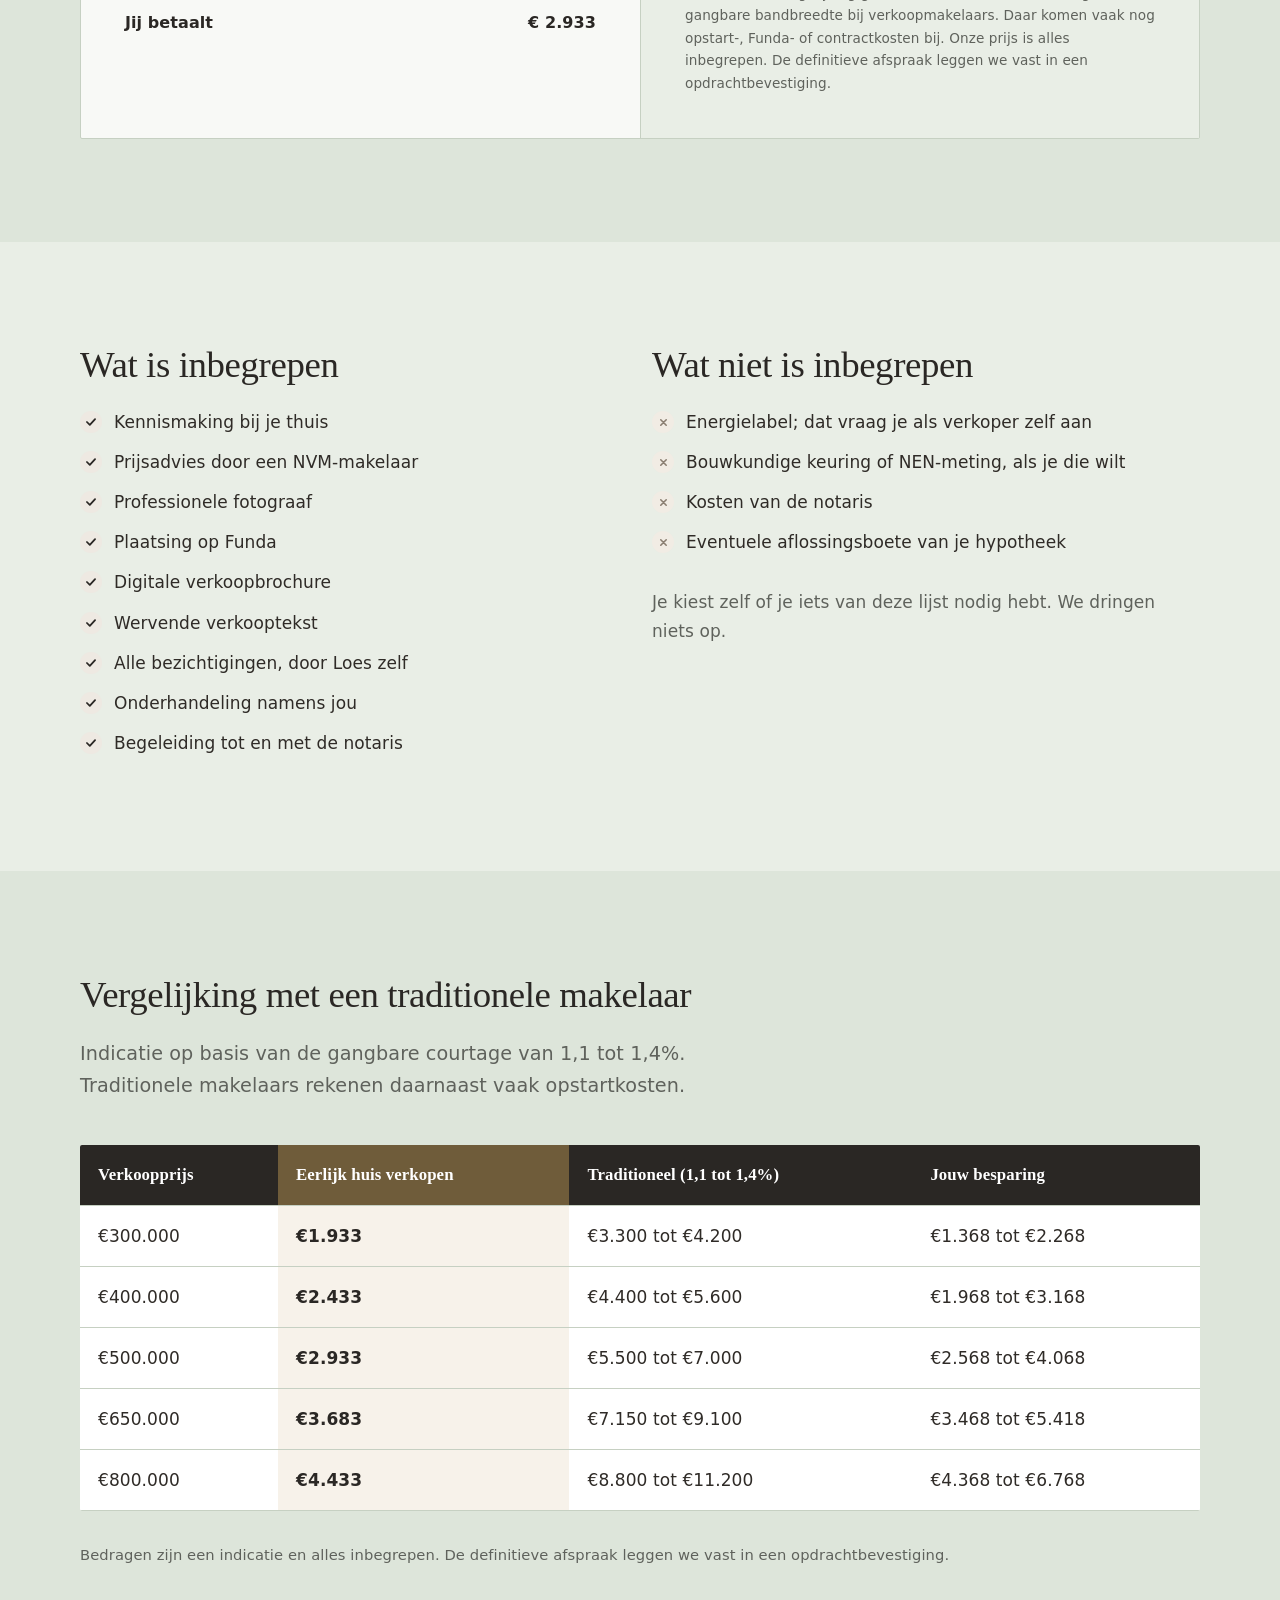
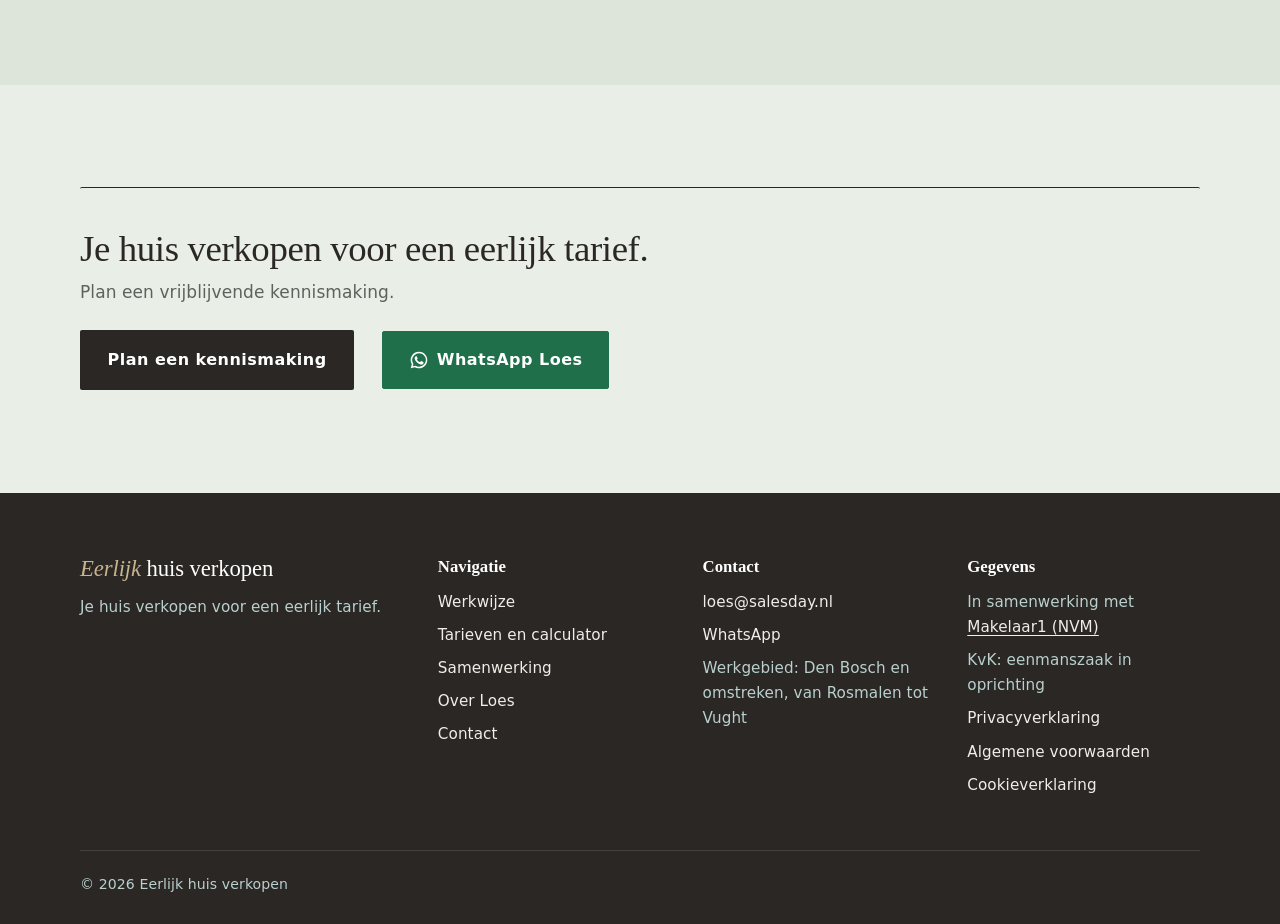
<file: tarieven.html>
<!doctype html>
<html lang="nl">
<head>
<meta charset="utf-8">
<meta name="viewport" content="width=device-width, initial-scale=1">
<title>Tarieven: makelaar zonder hoge courtage | Eerlijk huis verkopen</title>
<meta name="description" content="Huis verkopen zonder hoge makelaarskosten in Den Bosch en omstreken, van Rosmalen tot Vught. In vier eenvoudige stappen zie je wat je betaalt. Reken het zelf uit met de calculator.">
<link rel="canonical" href="https://www.eerlijkhuisverkopen.nl/tarieven">
<meta property="og:type" content="website">
<meta property="og:locale" content="nl_NL">
<meta property="og:site_name" content="Eerlijk huis verkopen">
<meta property="og:title" content="Tarieven: makelaar zonder hoge courtage | Eerlijk huis verkopen">
<meta property="og:description" content="Huis verkopen zonder hoge makelaarskosten in Den Bosch en omstreken, van Rosmalen tot Vught. In vier eenvoudige stappen zie je wat je betaalt. Reken het zelf uit met de calculator.">
<meta property="og:url" content="https://www.eerlijkhuisverkopen.nl/tarieven">
<meta property="og:image" content="https://www.eerlijkhuisverkopen.nl/og-image.png?v=75508859">
<meta name="theme-color" content="#2a2724">
<link rel="icon" href="/favicon.svg" type="image/svg+xml">
<link rel="apple-touch-icon" href="/apple-touch-icon.png">
<link rel="stylesheet" href="/styles.css?v=81839b2a">
<script type="application/ld+json">{"@context":"https://schema.org","@type":"LocalBusiness","name":"Eerlijk huis verkopen","url":"https://www.eerlijkhuisverkopen.nl","email":"loes@salesday.nl","description":"Persoonlijke woningverkoop in Den Bosch en omstreken, van Rosmalen tot Vught tegen een transparante, lage prijs: (1% van de verkoopprijs min €865 kosten) gedeeld door 2, plus €865 vaste kosten.","areaServed":[{"@type":"City","name":"'s-Hertogenbosch"},{"@type":"City","name":"Rosmalen"},{"@type":"City","name":"Berlicum"},{"@type":"City","name":"Vught"}],"address":{"@type":"PostalAddress","addressLocality":"Rosmalen","addressCountry":"NL"},"founder":{"@type":"Person","name":"Loes"},"priceRange":"€"}</script>
</head>
<body>
<a class="skip" href="#main">Naar de inhoud</a>
<header class="site-header">
  <div class="wrap">
    <a class="logo logo-e" href="/" aria-label="Eerlijk huis verkopen, naar de homepage"><span class="wm-mono" aria-hidden="true"><i>E</i>HV</span><span class="wm"><i>Eerlijk</i> huis verkopen</span></a>
    <button class="nav-toggle" aria-expanded="false" aria-controls="nav" aria-label="Menu openen"><svg viewBox="0 0 24 24" fill="none" stroke="currentColor" stroke-width="2.2" stroke-linecap="round" aria-hidden="true"><path d="M4 7h16M4 12h16M4 17h16"/></svg></button>
    <nav class="nav" id="nav" aria-label="Hoofdmenu">
        <a href="/">Home</a>
        <a href="/werkwijze">Werkwijze</a>
        <a href="/tarieven" aria-current="page">Tarieven</a>
        <a href="/samenwerking">Samenwerking</a>
        <a href="/over-loes">Over Loes</a>
        <a class="btn btn--primary" href="/contact">Kennismaking plannen</a>
    </nav>
  </div>
</header>
<main id="main">
<section class="page-hero">
  <div class="wrap">
    <p class="breadcrumbs"><a href="/">Home</a> / Tarieven</p>
    <h1>Zo rekenen we, in vier stappen</h1>
    <p class="lead">Geen ingewikkelde pakketten. Alles inbegrepen.</p>
  </div>
</section>
<section class="section-xl">
  <div class="wrap">
    <h2 class="visually-hidden">De vier stappen</h2>
    <ol class="cols-4 hairline plan">
      <li><span class="num">01</span><h3>1% van je verkoopprijs</h3><p>Verkoop je voor €500.000, dan is dat €5.000.</p></li>
      <li><span class="num">02</span><h3>De vaste kosten gaan eraf</h3><p>€865 voor Funda, de fotograaf en de digitale verkoopbrochure. Er blijft €4.135 over.</p></li>
      <li><span class="num">03</span><h3>We delen eerlijk</h3><p>De helft is de vergoeding voor Loes: €2.068. De andere helft houd jij.</p></li>
      <li><span class="num">04</span><h3>Jij betaalt €2.933</h3><p>De vergoeding plus de vaste kosten. Dat is alles.</p></li>
    </ol>
  </div>
</section>
<section class="section section--sand" id="calculator">
  <div class="wrap">
    <div class="section-head"><h2>Bereken het voor jouw huis</h2><p class="lead">Schuif naar je verwachte verkoopprijs; de vier stappen rekenen mee.</p></div>
    <div class="calc" data-calc id="calc-t">
  <div class="calc-input">
    <label for="calc-t-price">Wat verwacht je dat je huis oplevert?</label>
    <div class="money-input"><span aria-hidden="true">€</span><input id="calc-t-price" type="text" inputmode="numeric" autocomplete="off" value="500.000" data-price aria-describedby="calc-t-help"></div>
    <input class="range" type="range" min="150000" max="1500000" step="5000" value="500000" data-range aria-label="Verwachte verkoopprijs">
    <div class="range-labels" id="calc-t-help"><span>€ 150.000</span><span>€ 1.500.000</span></div>
    <ol class="steps-calc" aria-label="Berekening stap voor stap">
      <li><span>1. We nemen 1% van je verkoopprijs</span><b data-out="one">€ 5.000</b></li>
      <li><span>2. De vaste kosten gaan eraf (Funda, fotograaf, verkoopbrochure)</span><b>− <span data-out="costs">€ 865</span></b></li>
      <li><span>3. Wat overblijft delen we eerlijk: de helft is voor Loes</span><b data-out="fee">€ 2.068</b></li>
      <li><span>4. Daar komen de vaste kosten weer bij</span><b>+ <span data-out="costs">€ 865</span></b></li>
      <li class="sum"><span>Jij betaalt</span><b data-out="total">€ 2.933</b></li>
    </ol>
  </div>
  <div class="calc-output" aria-live="polite">
    <span class="result-label">Jij betaalt in totaal</span>
    <div class="result-big" data-out="total">€ 2.933</div>
    <p class="result-sub">Inclusief Funda, professionele fotograaf en digitale verkoopbrochure.</p>
    <div class="compare">
      <div class="compare-row"><span>Eerlijk huis verkopen</span><b data-out="total">€ 2.933</b></div>
      <div class="bar"><i data-bar style="width:39%"></i></div>
      <div class="compare-row" style="margin-top:12px"><span>Traditionele makelaar (1,1 tot 1,4%)</span><b data-out="trad">€ 5.500 tot € 7.000</b></div>
      <div class="bar"><i data-bar-trad style="width:100%; background:#6e665d"></i></div>
    </div>
    <div class="saving"><span>Jouw besparing</span><strong data-out="saving">€ 2.568 tot € 4.068</strong></div>
    <p class="disclaimer">Indicatie. De vergelijking gaat uit van 1,1 tot 1,4% courtage, de gangbare bandbreedte bij verkoopmakelaars. Daar komen vaak nog opstart-, Funda- of contractkosten bij. Onze prijs is alles inbegrepen. De definitieve afspraak leggen we vast in een opdrachtbevestiging.</p>
  </div>
</div>
  </div>
</section>
<section class="section">
  <div class="wrap">
    <div class="grid grid-2">
      <div><h2>Wat is inbegrepen</h2><ul class="ticks">
        <li>Kennismaking bij je thuis</li>
        <li>Prijsadvies door een NVM-makelaar</li>
        <li>Professionele fotograaf</li>
        <li>Plaatsing op Funda</li>
        <li>Digitale verkoopbrochure</li>
        <li>Wervende verkooptekst</li>
        <li>Alle bezichtigingen, door Loes zelf</li>
        <li>Onderhandeling namens jou</li>
        <li>Begeleiding tot en met de notaris</li>
      </ul></div>
      <div><h2>Wat niet is inbegrepen</h2><ul class="ticks ticks--x">
        <li>Energielabel; dat vraag je als verkoper zelf aan</li>
        <li>Bouwkundige keuring of NEN-meting, als je die wilt</li>
        <li>Kosten van de notaris</li>
        <li>Eventuele aflossingsboete van je hypotheek</li>
      </ul><p class="muted mt-2">Je kiest zelf of je iets van deze lijst nodig hebt. We dringen niets op.</p></div>
    </div>
  </div>
</section>
<section class="section section--sand">
  <div class="wrap">
    <div class="section-head"><h2>Vergelijking met een traditionele makelaar</h2><p class="lead">Indicatie op basis van de gangbare courtage van 1,1 tot 1,4%. Traditionele makelaars rekenen daarnaast vaak opstartkosten.</p></div>
    <div class="table-wrap"><table class="compare-table">
      <thead><tr><th>Verkoopprijs</th><th class="hl">Eerlijk huis verkopen</th><th>Traditioneel (1,1 tot 1,4%)</th><th>Jouw besparing</th></tr></thead>
      <tbody>
        <tr><td>€300.000</td><td class="hl">€1.933</td><td>€3.300 tot €4.200</td><td>€1.368 tot €2.268</td></tr>
        <tr><td>€400.000</td><td class="hl">€2.433</td><td>€4.400 tot €5.600</td><td>€1.968 tot €3.168</td></tr>
        <tr><td>€500.000</td><td class="hl">€2.933</td><td>€5.500 tot €7.000</td><td>€2.568 tot €4.068</td></tr>
        <tr><td>€650.000</td><td class="hl">€3.683</td><td>€7.150 tot €9.100</td><td>€3.468 tot €5.418</td></tr>
        <tr><td>€800.000</td><td class="hl">€4.433</td><td>€8.800 tot €11.200</td><td>€4.368 tot €6.768</td></tr>
      </tbody>
    </table></div>
    <p class="muted mt-2" style="font-size:.92rem">Bedragen zijn een indicatie en alles inbegrepen. De definitieve afspraak leggen we vast in een opdrachtbevestiging.</p>
  </div>
</section>
<section class="section"><div class="wrap"><div class="cta-band">
  <div><h2>Je huis verkopen voor een eerlijk tarief.</h2><p>Plan een vrijblijvende kennismaking.</p></div>
  <div class="btn-row"><a class="btn btn--light" href="/contact">Plan een kennismaking</a><a class="btn btn--wa" href="https://wa.me/31622549219?text=Hoi%20Loes%2C%20ik%20wil%20graag%20meer%20weten%20over%20het%20verkopen%20van%20mijn%20woning." rel="noopener"><svg viewBox="0 0 24 24" fill="currentColor" aria-hidden="true"><path d="M12 2a10 10 0 0 0-8.6 15.1L2 22l5-1.3A10 10 0 1 0 12 2zm0 18.2a8.2 8.2 0 0 1-4.2-1.2l-.3-.2-3 .8.8-2.9-.2-.3A8.2 8.2 0 1 1 12 20.2zm4.5-6.1c-.2-.1-1.5-.7-1.7-.8-.2-.1-.4-.1-.6.1l-.8 1c-.1.2-.3.2-.5.1a6.7 6.7 0 0 1-3.3-2.9c-.3-.4.3-.4.7-1.4.1-.2 0-.3 0-.4l-.8-1.8c-.2-.5-.4-.4-.6-.4h-.5a1 1 0 0 0-.7.3 3 3 0 0 0-.9 2.2 5.2 5.2 0 0 0 1.1 2.7 11.8 11.8 0 0 0 4.5 4c1.7.7 2.3.8 3.2.6a2.7 2.7 0 0 0 1.8-1.2 2.2 2.2 0 0 0 .1-1.3c0-.1-.2-.2-.5-.3z"/></svg> WhatsApp Loes</a></div>
</div></div></section>
<a class="wa-float" href="https://wa.me/31622549219?text=Hoi%20Loes%2C%20ik%20wil%20graag%20meer%20weten%20over%20het%20verkopen%20van%20mijn%20woning." rel="noopener" aria-label="Stuur Loes een WhatsApp-bericht"><svg viewBox="0 0 24 24" fill="currentColor" aria-hidden="true"><path d="M12 2a10 10 0 0 0-8.6 15.1L2 22l5-1.3A10 10 0 1 0 12 2zm0 18.2a8.2 8.2 0 0 1-4.2-1.2l-.3-.2-3 .8.8-2.9-.2-.3A8.2 8.2 0 1 1 12 20.2zm4.5-6.1c-.2-.1-1.5-.7-1.7-.8-.2-.1-.4-.1-.6.1l-.8 1c-.1.2-.3.2-.5.1a6.7 6.7 0 0 1-3.3-2.9c-.3-.4.3-.4.7-1.4.1-.2 0-.3 0-.4l-.8-1.8c-.2-.5-.4-.4-.6-.4h-.5a1 1 0 0 0-.7.3 3 3 0 0 0-.9 2.2 5.2 5.2 0 0 0 1.1 2.7 11.8 11.8 0 0 0 4.5 4c1.7.7 2.3.8 3.2.6a2.7 2.7 0 0 0 1.8-1.2 2.2 2.2 0 0 0 .1-1.3c0-.1-.2-.2-.5-.3z"/></svg></a>
</main>
<footer class="site-footer">
  <div class="wrap">
    <div class="footer-grid">
      <div>
        <a class="logo logo-e" href="/"><span class="wm"><i>Eerlijk</i> huis verkopen</span></a>
        <p>Je huis verkopen voor een eerlijk tarief.</p>
      </div>
      <div>
        <h2>Navigatie</h2>
        <ul>
          <li><a href="/werkwijze">Werkwijze</a></li>
          <li><a href="/tarieven">Tarieven en calculator</a></li>
          <li><a href="/samenwerking">Samenwerking</a></li>
          <li><a href="/over-loes">Over Loes</a></li>
          <li><a href="/contact">Contact</a></li>
        </ul>
      </div>
      <div>
        <h2>Contact</h2>
        <ul>
          <li><a href="mailto:loes@salesday.nl">loes@salesday.nl</a></li>
          <li><a href="https://wa.me/31622549219?text=Hoi%20Loes%2C%20ik%20wil%20graag%20meer%20weten%20over%20het%20verkopen%20van%20mijn%20woning." rel="noopener">WhatsApp</a></li>
          <li>Werkgebied: Den Bosch en omstreken, van Rosmalen tot Vught</li>
        </ul>
      </div>
      <div>
        <h2>Gegevens</h2>
        <ul>
          <li>In samenwerking met <a class="in-text" href="https://makelaar1.nl/" rel="noopener" target="_blank">Makelaar1 (NVM)</a></li>
          <li>KvK: eenmanszaak in oprichting</li>
          <li><a href="/privacy">Privacyverklaring</a></li>
          <li><a href="/voorwaarden">Algemene voorwaarden</a></li>
          <li><a href="/cookies">Cookieverklaring</a></li>
        </ul>
      </div>
    </div>
    <div class="footer-bottom">
      <span>&copy; <span data-year>2026</span> Eerlijk huis verkopen</span>
    </div>
  </div>
</footer>
<div class="cookie" id="cookie" role="region" aria-label="Cookiemelding">
  <p>Deze site gebruikt alleen functionele cookies, zodat alles goed werkt. Geen tracking, geen advertentiecookies. <a href="/cookies">Lees meer</a>.</p>
  <button class="btn btn--primary" type="button">Prima</button>
</div>
<script src="/main.js?v=7fac7271" defer></script>
</body>
</html>
</file>
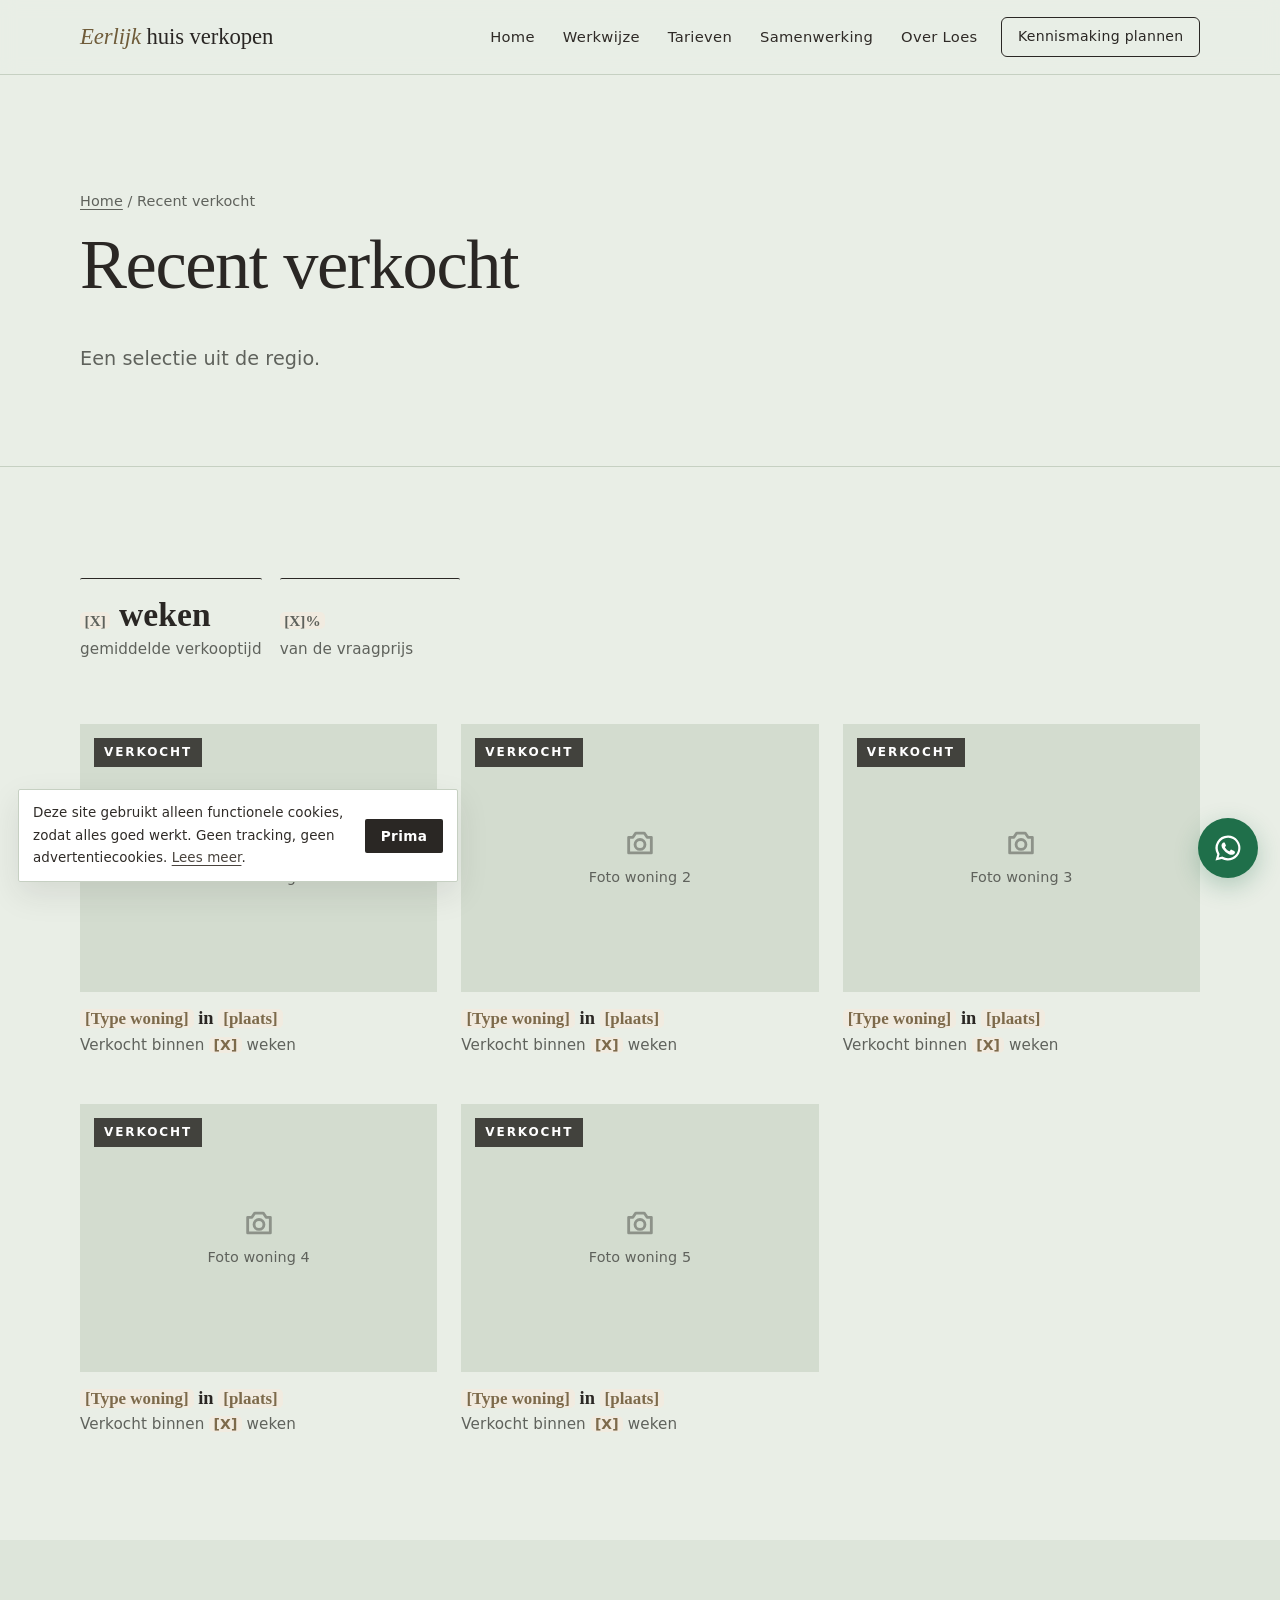
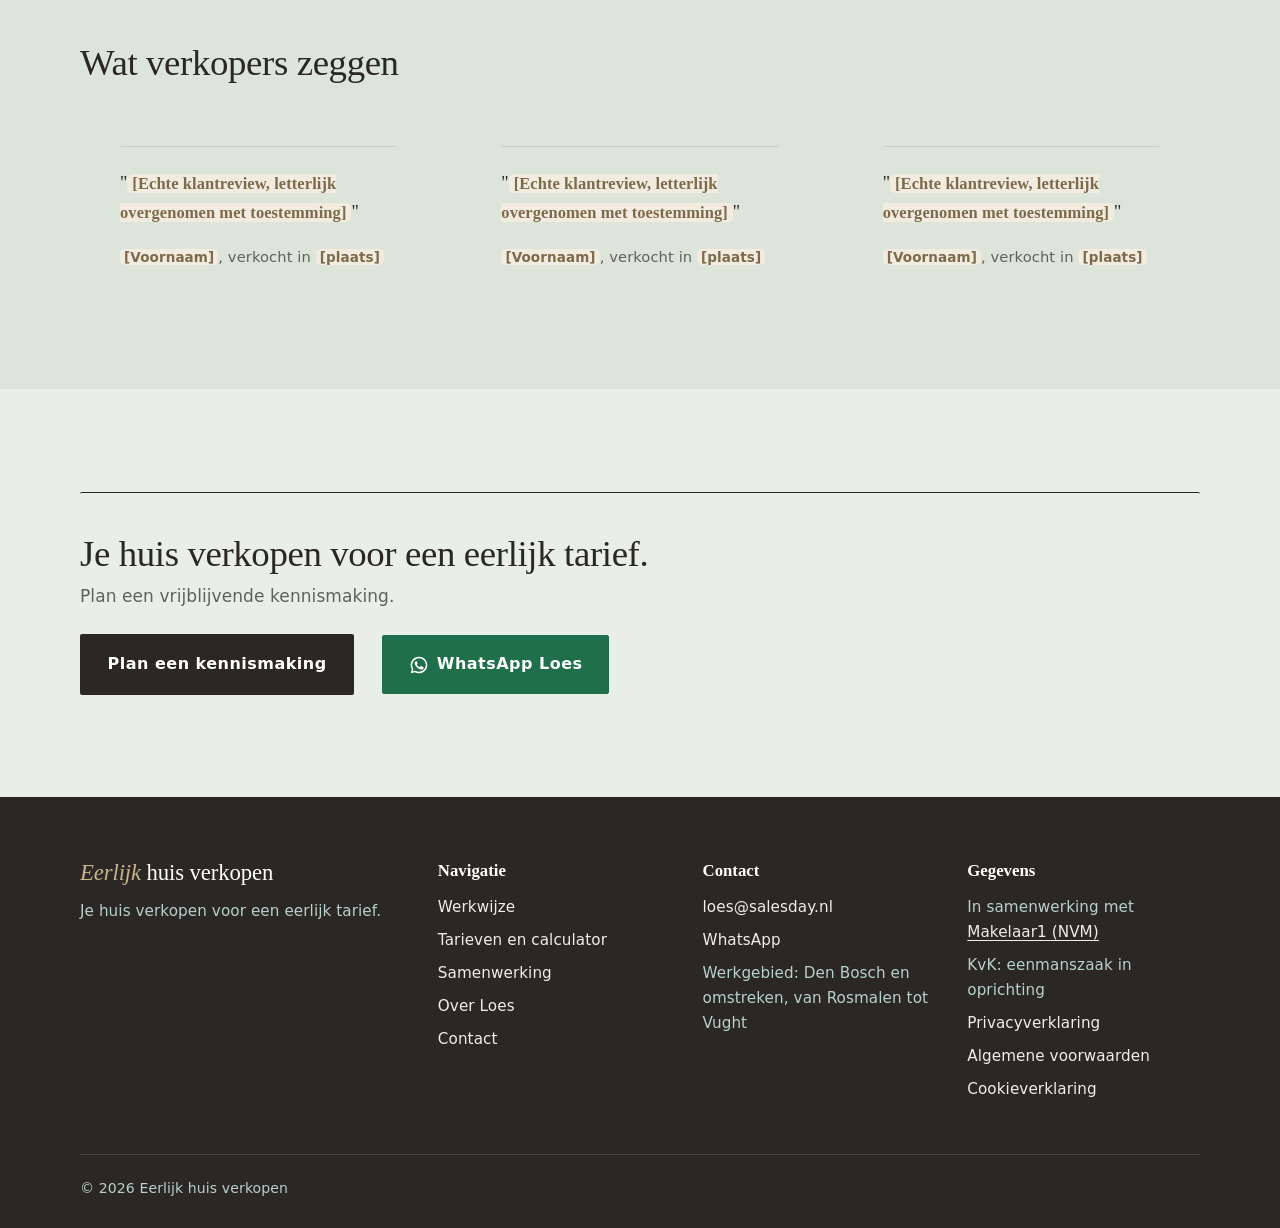
<file: verkocht.html>
<!doctype html>
<html lang="nl">
<head>
<meta charset="utf-8">
<meta name="viewport" content="width=device-width, initial-scale=1">
<title>Recent verkocht | Eerlijk huis verkopen</title>
<meta name="description" content="Bekijk de woningen die Eerlijk huis verkopen heeft verkocht in Rosmalen, 's-Hertogenbosch en omgeving.">
<meta name="robots" content="noindex">
<meta property="og:type" content="website">
<meta property="og:locale" content="nl_NL">
<meta property="og:site_name" content="Eerlijk huis verkopen">
<meta property="og:title" content="Recent verkocht | Eerlijk huis verkopen">
<meta property="og:description" content="Bekijk de woningen die Eerlijk huis verkopen heeft verkocht in Rosmalen, 's-Hertogenbosch en omgeving.">
<meta property="og:url" content="https://www.eerlijkhuisverkopen.nl/verkocht">
<meta property="og:image" content="https://www.eerlijkhuisverkopen.nl/og-image.png?v=75508859">
<meta name="theme-color" content="#2a2724">
<link rel="icon" href="/favicon.svg" type="image/svg+xml">
<link rel="apple-touch-icon" href="/apple-touch-icon.png">
<link rel="stylesheet" href="/styles.css?v=81839b2a">
<script type="application/ld+json">{"@context":"https://schema.org","@type":"LocalBusiness","name":"Eerlijk huis verkopen","url":"https://www.eerlijkhuisverkopen.nl","email":"loes@salesday.nl","description":"Persoonlijke woningverkoop in Den Bosch en omstreken, van Rosmalen tot Vught tegen een transparante, lage prijs: (1% van de verkoopprijs min €865 kosten) gedeeld door 2, plus €865 vaste kosten.","areaServed":[{"@type":"City","name":"'s-Hertogenbosch"},{"@type":"City","name":"Rosmalen"},{"@type":"City","name":"Berlicum"},{"@type":"City","name":"Vught"}],"address":{"@type":"PostalAddress","addressLocality":"Rosmalen","addressCountry":"NL"},"founder":{"@type":"Person","name":"Loes"},"priceRange":"€"}</script>
</head>
<body>
<a class="skip" href="#main">Naar de inhoud</a>
<header class="site-header">
  <div class="wrap">
    <a class="logo logo-e" href="/" aria-label="Eerlijk huis verkopen, naar de homepage"><span class="wm-mono" aria-hidden="true"><i>E</i>HV</span><span class="wm"><i>Eerlijk</i> huis verkopen</span></a>
    <button class="nav-toggle" aria-expanded="false" aria-controls="nav" aria-label="Menu openen"><svg viewBox="0 0 24 24" fill="none" stroke="currentColor" stroke-width="2.2" stroke-linecap="round" aria-hidden="true"><path d="M4 7h16M4 12h16M4 17h16"/></svg></button>
    <nav class="nav" id="nav" aria-label="Hoofdmenu">
        <a href="/">Home</a>
        <a href="/werkwijze">Werkwijze</a>
        <a href="/tarieven">Tarieven</a>
        <a href="/samenwerking">Samenwerking</a>
        <a href="/over-loes">Over Loes</a>
        <a class="btn btn--primary" href="/contact">Kennismaking plannen</a>
    </nav>
  </div>
</header>
<main id="main">
<section class="page-hero">
  <div class="wrap">
    <p class="breadcrumbs"><a href="/">Home</a> / Recent verkocht</p>
    <h1>Recent verkocht</h1>
    <p class="lead">Een selectie uit de regio.</p>
  </div>
</section>
<section class="section">
  <div class="wrap">
    <div class="stats" style="margin-bottom:40px">
      <div class="stat"><strong><span class="ph">[X]</span> weken</strong><span>gemiddelde verkooptijd</span></div>
      <div class="stat"><strong><span class="ph">[X]%</span></strong><span>van de vraagprijs</span></div>
    </div>
    <div class="grid grid-3">
  <article class="card sold">
    <div class="sold-img"><div class="photo-ph"><div><svg viewBox="0 0 24 24" fill="none" stroke="currentColor" stroke-width="2" stroke-linecap="round" stroke-linejoin="round" aria-hidden="true"><path d="M4 8h3l2-3h6l2 3h3v11H4z"/><circle cx="12" cy="13" r="3.5"/></svg>Foto woning 1</div></div><span class="sold-badge">Verkocht</span></div>
    <div class="sold-body"><h3><span class="ph">[Type woning]</span> in <span class="ph">[plaats]</span></h3><p>Verkocht binnen <span class="ph">[X]</span> weken</p></div>
  </article>
  <article class="card sold">
    <div class="sold-img"><div class="photo-ph"><div><svg viewBox="0 0 24 24" fill="none" stroke="currentColor" stroke-width="2" stroke-linecap="round" stroke-linejoin="round" aria-hidden="true"><path d="M4 8h3l2-3h6l2 3h3v11H4z"/><circle cx="12" cy="13" r="3.5"/></svg>Foto woning 2</div></div><span class="sold-badge">Verkocht</span></div>
    <div class="sold-body"><h3><span class="ph">[Type woning]</span> in <span class="ph">[plaats]</span></h3><p>Verkocht binnen <span class="ph">[X]</span> weken</p></div>
  </article>
  <article class="card sold">
    <div class="sold-img"><div class="photo-ph"><div><svg viewBox="0 0 24 24" fill="none" stroke="currentColor" stroke-width="2" stroke-linecap="round" stroke-linejoin="round" aria-hidden="true"><path d="M4 8h3l2-3h6l2 3h3v11H4z"/><circle cx="12" cy="13" r="3.5"/></svg>Foto woning 3</div></div><span class="sold-badge">Verkocht</span></div>
    <div class="sold-body"><h3><span class="ph">[Type woning]</span> in <span class="ph">[plaats]</span></h3><p>Verkocht binnen <span class="ph">[X]</span> weken</p></div>
  </article>
  <article class="card sold">
    <div class="sold-img"><div class="photo-ph"><div><svg viewBox="0 0 24 24" fill="none" stroke="currentColor" stroke-width="2" stroke-linecap="round" stroke-linejoin="round" aria-hidden="true"><path d="M4 8h3l2-3h6l2 3h3v11H4z"/><circle cx="12" cy="13" r="3.5"/></svg>Foto woning 4</div></div><span class="sold-badge">Verkocht</span></div>
    <div class="sold-body"><h3><span class="ph">[Type woning]</span> in <span class="ph">[plaats]</span></h3><p>Verkocht binnen <span class="ph">[X]</span> weken</p></div>
  </article>
  <article class="card sold">
    <div class="sold-img"><div class="photo-ph"><div><svg viewBox="0 0 24 24" fill="none" stroke="currentColor" stroke-width="2" stroke-linecap="round" stroke-linejoin="round" aria-hidden="true"><path d="M4 8h3l2-3h6l2 3h3v11H4z"/><circle cx="12" cy="13" r="3.5"/></svg>Foto woning 5</div></div><span class="sold-badge">Verkocht</span></div>
    <div class="sold-body"><h3><span class="ph">[Type woning]</span> in <span class="ph">[plaats]</span></h3><p>Verkocht binnen <span class="ph">[X]</span> weken</p></div>
  </article>
</div>
  </div>
</section>
<section class="section section--sand">
  <div class="wrap">
    <div class="section-head"><h2>Wat verkopers zeggen</h2></div>
    <div class="grid grid-3">
  <figure class="review"><blockquote>"<span class="ph">[Echte klantreview, letterlijk overgenomen met toestemming]</span>"</blockquote><figcaption><cite><span class="ph">[Voornaam]</span>, verkocht in <span class="ph">[plaats]</span></cite></figcaption></figure>
  <figure class="review"><blockquote>"<span class="ph">[Echte klantreview, letterlijk overgenomen met toestemming]</span>"</blockquote><figcaption><cite><span class="ph">[Voornaam]</span>, verkocht in <span class="ph">[plaats]</span></cite></figcaption></figure>
  <figure class="review"><blockquote>"<span class="ph">[Echte klantreview, letterlijk overgenomen met toestemming]</span>"</blockquote><figcaption><cite><span class="ph">[Voornaam]</span>, verkocht in <span class="ph">[plaats]</span></cite></figcaption></figure>
</div>
  </div>
</section>
<section class="section"><div class="wrap"><div class="cta-band">
  <div><h2>Je huis verkopen voor een eerlijk tarief.</h2><p>Plan een vrijblijvende kennismaking.</p></div>
  <div class="btn-row"><a class="btn btn--light" href="/contact">Plan een kennismaking</a><a class="btn btn--wa" href="https://wa.me/31622549219?text=Hoi%20Loes%2C%20ik%20wil%20graag%20meer%20weten%20over%20het%20verkopen%20van%20mijn%20woning." rel="noopener"><svg viewBox="0 0 24 24" fill="currentColor" aria-hidden="true"><path d="M12 2a10 10 0 0 0-8.6 15.1L2 22l5-1.3A10 10 0 1 0 12 2zm0 18.2a8.2 8.2 0 0 1-4.2-1.2l-.3-.2-3 .8.8-2.9-.2-.3A8.2 8.2 0 1 1 12 20.2zm4.5-6.1c-.2-.1-1.5-.7-1.7-.8-.2-.1-.4-.1-.6.1l-.8 1c-.1.2-.3.2-.5.1a6.7 6.7 0 0 1-3.3-2.9c-.3-.4.3-.4.7-1.4.1-.2 0-.3 0-.4l-.8-1.8c-.2-.5-.4-.4-.6-.4h-.5a1 1 0 0 0-.7.3 3 3 0 0 0-.9 2.2 5.2 5.2 0 0 0 1.1 2.7 11.8 11.8 0 0 0 4.5 4c1.7.7 2.3.8 3.2.6a2.7 2.7 0 0 0 1.8-1.2 2.2 2.2 0 0 0 .1-1.3c0-.1-.2-.2-.5-.3z"/></svg> WhatsApp Loes</a></div>
</div></div></section>
<a class="wa-float" href="https://wa.me/31622549219?text=Hoi%20Loes%2C%20ik%20wil%20graag%20meer%20weten%20over%20het%20verkopen%20van%20mijn%20woning." rel="noopener" aria-label="Stuur Loes een WhatsApp-bericht"><svg viewBox="0 0 24 24" fill="currentColor" aria-hidden="true"><path d="M12 2a10 10 0 0 0-8.6 15.1L2 22l5-1.3A10 10 0 1 0 12 2zm0 18.2a8.2 8.2 0 0 1-4.2-1.2l-.3-.2-3 .8.8-2.9-.2-.3A8.2 8.2 0 1 1 12 20.2zm4.5-6.1c-.2-.1-1.5-.7-1.7-.8-.2-.1-.4-.1-.6.1l-.8 1c-.1.2-.3.2-.5.1a6.7 6.7 0 0 1-3.3-2.9c-.3-.4.3-.4.7-1.4.1-.2 0-.3 0-.4l-.8-1.8c-.2-.5-.4-.4-.6-.4h-.5a1 1 0 0 0-.7.3 3 3 0 0 0-.9 2.2 5.2 5.2 0 0 0 1.1 2.7 11.8 11.8 0 0 0 4.5 4c1.7.7 2.3.8 3.2.6a2.7 2.7 0 0 0 1.8-1.2 2.2 2.2 0 0 0 .1-1.3c0-.1-.2-.2-.5-.3z"/></svg></a>
</main>
<footer class="site-footer">
  <div class="wrap">
    <div class="footer-grid">
      <div>
        <a class="logo logo-e" href="/"><span class="wm"><i>Eerlijk</i> huis verkopen</span></a>
        <p>Je huis verkopen voor een eerlijk tarief.</p>
      </div>
      <div>
        <h2>Navigatie</h2>
        <ul>
          <li><a href="/werkwijze">Werkwijze</a></li>
          <li><a href="/tarieven">Tarieven en calculator</a></li>
          <li><a href="/samenwerking">Samenwerking</a></li>
          <li><a href="/over-loes">Over Loes</a></li>
          <li><a href="/contact">Contact</a></li>
        </ul>
      </div>
      <div>
        <h2>Contact</h2>
        <ul>
          <li><a href="mailto:loes@salesday.nl">loes@salesday.nl</a></li>
          <li><a href="https://wa.me/31622549219?text=Hoi%20Loes%2C%20ik%20wil%20graag%20meer%20weten%20over%20het%20verkopen%20van%20mijn%20woning." rel="noopener">WhatsApp</a></li>
          <li>Werkgebied: Den Bosch en omstreken, van Rosmalen tot Vught</li>
        </ul>
      </div>
      <div>
        <h2>Gegevens</h2>
        <ul>
          <li>In samenwerking met <a class="in-text" href="https://makelaar1.nl/" rel="noopener" target="_blank">Makelaar1 (NVM)</a></li>
          <li>KvK: eenmanszaak in oprichting</li>
          <li><a href="/privacy">Privacyverklaring</a></li>
          <li><a href="/voorwaarden">Algemene voorwaarden</a></li>
          <li><a href="/cookies">Cookieverklaring</a></li>
        </ul>
      </div>
    </div>
    <div class="footer-bottom">
      <span>&copy; <span data-year>2026</span> Eerlijk huis verkopen</span>
    </div>
  </div>
</footer>
<div class="cookie" id="cookie" role="region" aria-label="Cookiemelding">
  <p>Deze site gebruikt alleen functionele cookies, zodat alles goed werkt. Geen tracking, geen advertentiecookies. <a href="/cookies">Lees meer</a>.</p>
  <button class="btn btn--primary" type="button">Prima</button>
</div>
<script src="/main.js?v=7fac7271" defer></script>
</body>
</html>
</file>
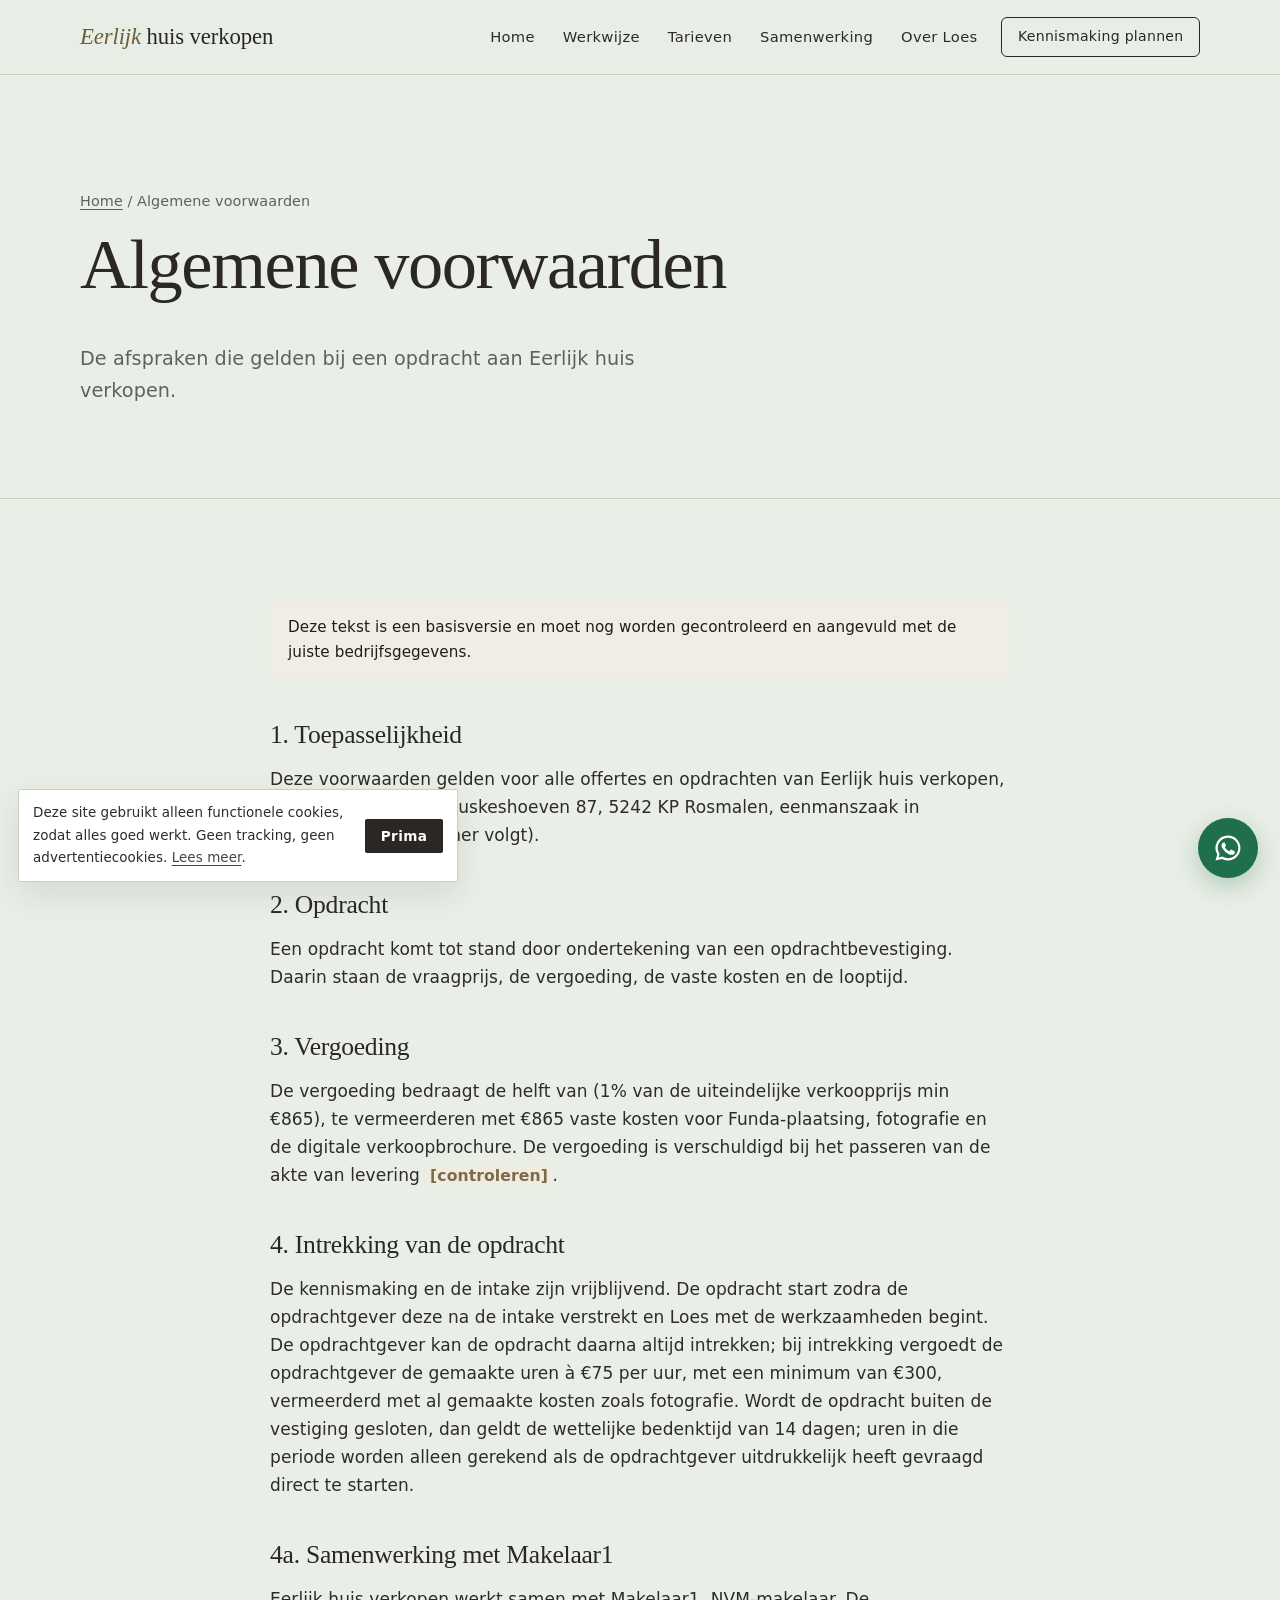
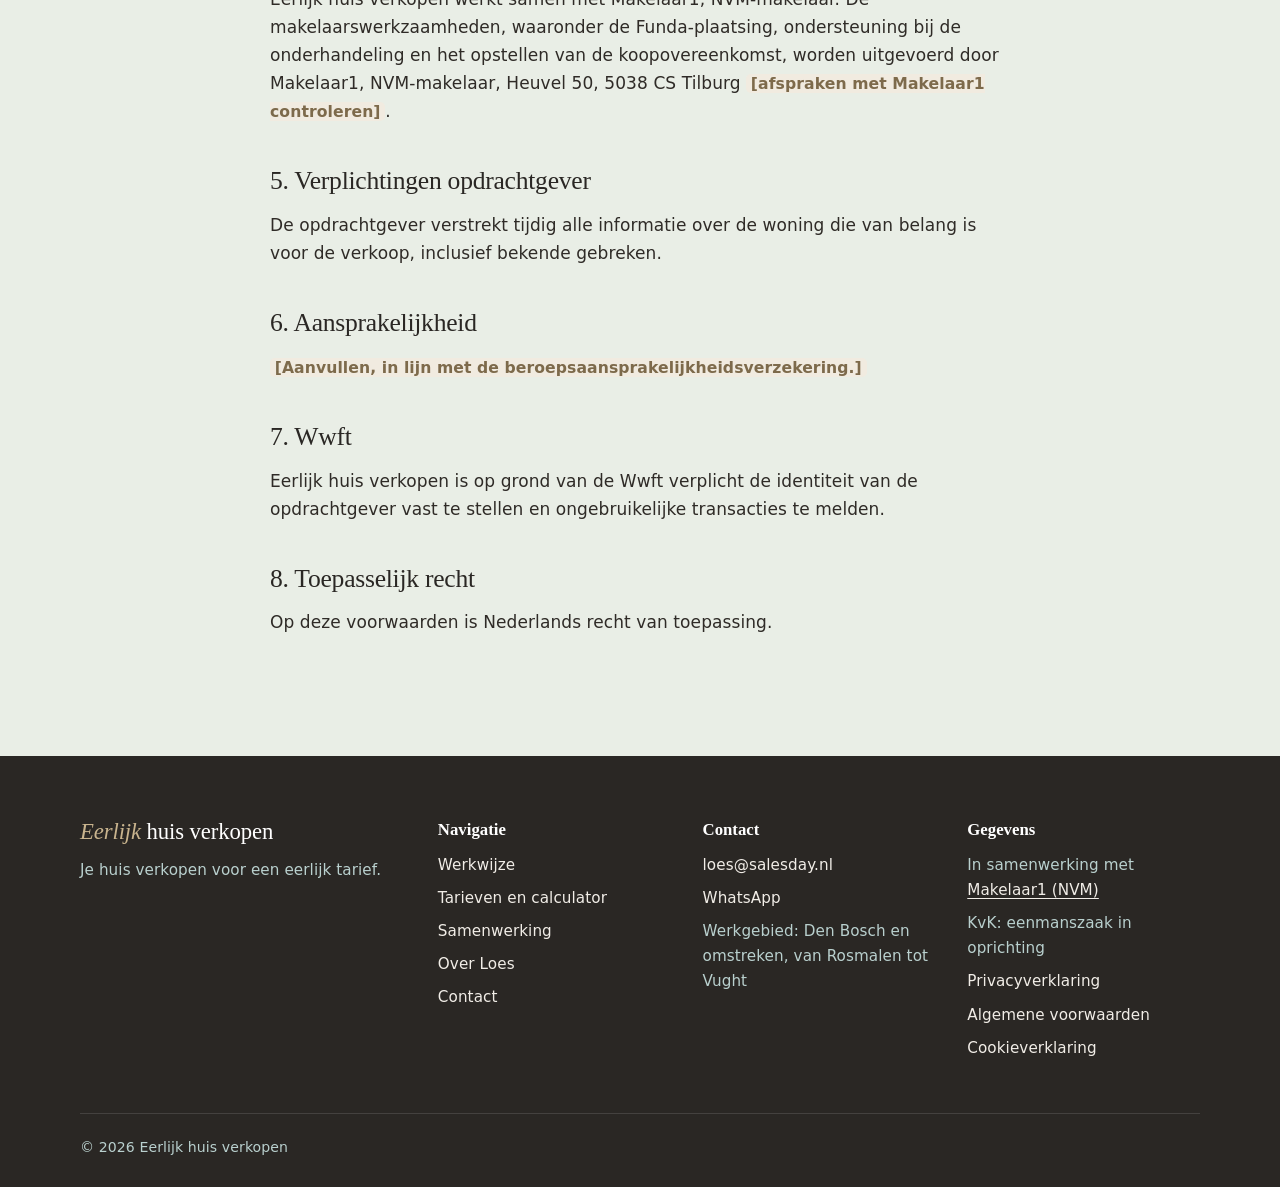
<file: voorwaarden.html>
<!doctype html>
<html lang="nl">
<head>
<meta charset="utf-8">
<meta name="viewport" content="width=device-width, initial-scale=1">
<title>Algemene voorwaarden | Eerlijk huis verkopen</title>
<meta name="description" content="De algemene voorwaarden van Eerlijk huis verkopen.">
<link rel="canonical" href="https://www.eerlijkhuisverkopen.nl/voorwaarden">
<meta property="og:type" content="website">
<meta property="og:locale" content="nl_NL">
<meta property="og:site_name" content="Eerlijk huis verkopen">
<meta property="og:title" content="Algemene voorwaarden | Eerlijk huis verkopen">
<meta property="og:description" content="De algemene voorwaarden van Eerlijk huis verkopen.">
<meta property="og:url" content="https://www.eerlijkhuisverkopen.nl/voorwaarden">
<meta property="og:image" content="https://www.eerlijkhuisverkopen.nl/og-image.png?v=75508859">
<meta name="theme-color" content="#2a2724">
<link rel="icon" href="/favicon.svg" type="image/svg+xml">
<link rel="apple-touch-icon" href="/apple-touch-icon.png">
<link rel="stylesheet" href="/styles.css?v=81839b2a">
<script type="application/ld+json">{"@context":"https://schema.org","@type":"LocalBusiness","name":"Eerlijk huis verkopen","url":"https://www.eerlijkhuisverkopen.nl","email":"loes@salesday.nl","description":"Persoonlijke woningverkoop in Den Bosch en omstreken, van Rosmalen tot Vught tegen een transparante, lage prijs: (1% van de verkoopprijs min €865 kosten) gedeeld door 2, plus €865 vaste kosten.","areaServed":[{"@type":"City","name":"'s-Hertogenbosch"},{"@type":"City","name":"Rosmalen"},{"@type":"City","name":"Berlicum"},{"@type":"City","name":"Vught"}],"address":{"@type":"PostalAddress","addressLocality":"Rosmalen","addressCountry":"NL"},"founder":{"@type":"Person","name":"Loes"},"priceRange":"€"}</script>
</head>
<body>
<a class="skip" href="#main">Naar de inhoud</a>
<header class="site-header">
  <div class="wrap">
    <a class="logo logo-e" href="/" aria-label="Eerlijk huis verkopen, naar de homepage"><span class="wm-mono" aria-hidden="true"><i>E</i>HV</span><span class="wm"><i>Eerlijk</i> huis verkopen</span></a>
    <button class="nav-toggle" aria-expanded="false" aria-controls="nav" aria-label="Menu openen"><svg viewBox="0 0 24 24" fill="none" stroke="currentColor" stroke-width="2.2" stroke-linecap="round" aria-hidden="true"><path d="M4 7h16M4 12h16M4 17h16"/></svg></button>
    <nav class="nav" id="nav" aria-label="Hoofdmenu">
        <a href="/">Home</a>
        <a href="/werkwijze">Werkwijze</a>
        <a href="/tarieven">Tarieven</a>
        <a href="/samenwerking">Samenwerking</a>
        <a href="/over-loes">Over Loes</a>
        <a class="btn btn--primary" href="/contact">Kennismaking plannen</a>
    </nav>
  </div>
</header>
<main id="main">
<section class="page-hero">
  <div class="wrap">
    <p class="breadcrumbs"><a href="/">Home</a> / Algemene voorwaarden</p>
    <h1>Algemene voorwaarden</h1>
    <p class="lead">De afspraken die gelden bij een opdracht aan Eerlijk huis verkopen.</p>
  </div>
</section>
<section class="section"><div class="wrap prose">
<p class="note">Deze tekst is een basisversie en moet nog worden gecontroleerd en aangevuld met de juiste bedrijfsgegevens.</p>
<h2>1. Toepasselijkheid</h2><p>Deze voorwaarden gelden voor alle offertes en opdrachten van Eerlijk huis verkopen, <span class="ph">[juridische naam]</span>, Buskeshoeven 87, 5242 KP Rosmalen, eenmanszaak in oprichting (KvK-nummer volgt).</p>
<h2>2. Opdracht</h2><p>Een opdracht komt tot stand door ondertekening van een opdrachtbevestiging. Daarin staan de vraagprijs, de vergoeding, de vaste kosten en de looptijd.</p>
<h2>3. Vergoeding</h2><p>De vergoeding bedraagt de helft van (1% van de uiteindelijke verkoopprijs min €865), te vermeerderen met €865 vaste kosten voor Funda-plaatsing, fotografie en de digitale verkoopbrochure. De vergoeding is verschuldigd bij het passeren van de akte van levering <span class="ph">[controleren]</span>.</p>
<h2>4. Intrekking van de opdracht</h2><p>De kennismaking en de intake zijn vrijblijvend. De opdracht start zodra de opdrachtgever deze na de intake verstrekt en Loes met de werkzaamheden begint. De opdrachtgever kan de opdracht daarna altijd intrekken; bij intrekking vergoedt de opdrachtgever de gemaakte uren à €75 per uur, met een minimum van €300, vermeerderd met al gemaakte kosten zoals fotografie. Wordt de opdracht buiten de vestiging gesloten, dan geldt de wettelijke bedenktijd van 14 dagen; uren in die periode worden alleen gerekend als de opdrachtgever uitdrukkelijk heeft gevraagd direct te starten.</p>
<h2>4a. Samenwerking met Makelaar1</h2><p>Eerlijk huis verkopen werkt samen met Makelaar1, NVM-makelaar. De makelaarswerkzaamheden, waaronder de Funda-plaatsing, ondersteuning bij de onderhandeling en het opstellen van de koopovereenkomst, worden uitgevoerd door Makelaar1, NVM-makelaar, Heuvel 50, 5038 CS Tilburg <span class="ph">[afspraken met Makelaar1 controleren]</span>.</p>
<h2>5. Verplichtingen opdrachtgever</h2><p>De opdrachtgever verstrekt tijdig alle informatie over de woning die van belang is voor de verkoop, inclusief bekende gebreken.</p>
<h2>6. Aansprakelijkheid</h2><p><span class="ph">[Aanvullen, in lijn met de beroepsaansprakelijkheidsverzekering.]</span></p>
<h2>7. Wwft</h2><p>Eerlijk huis verkopen is op grond van de Wwft verplicht de identiteit van de opdrachtgever vast te stellen en ongebruikelijke transacties te melden.</p>
<h2>8. Toepasselijk recht</h2><p>Op deze voorwaarden is Nederlands recht van toepassing.</p>
</div></section>
<a class="wa-float" href="https://wa.me/31622549219?text=Hoi%20Loes%2C%20ik%20wil%20graag%20meer%20weten%20over%20het%20verkopen%20van%20mijn%20woning." rel="noopener" aria-label="Stuur Loes een WhatsApp-bericht"><svg viewBox="0 0 24 24" fill="currentColor" aria-hidden="true"><path d="M12 2a10 10 0 0 0-8.6 15.1L2 22l5-1.3A10 10 0 1 0 12 2zm0 18.2a8.2 8.2 0 0 1-4.2-1.2l-.3-.2-3 .8.8-2.9-.2-.3A8.2 8.2 0 1 1 12 20.2zm4.5-6.1c-.2-.1-1.5-.7-1.7-.8-.2-.1-.4-.1-.6.1l-.8 1c-.1.2-.3.2-.5.1a6.7 6.7 0 0 1-3.3-2.9c-.3-.4.3-.4.7-1.4.1-.2 0-.3 0-.4l-.8-1.8c-.2-.5-.4-.4-.6-.4h-.5a1 1 0 0 0-.7.3 3 3 0 0 0-.9 2.2 5.2 5.2 0 0 0 1.1 2.7 11.8 11.8 0 0 0 4.5 4c1.7.7 2.3.8 3.2.6a2.7 2.7 0 0 0 1.8-1.2 2.2 2.2 0 0 0 .1-1.3c0-.1-.2-.2-.5-.3z"/></svg></a>
</main>
<footer class="site-footer">
  <div class="wrap">
    <div class="footer-grid">
      <div>
        <a class="logo logo-e" href="/"><span class="wm"><i>Eerlijk</i> huis verkopen</span></a>
        <p>Je huis verkopen voor een eerlijk tarief.</p>
      </div>
      <div>
        <h2>Navigatie</h2>
        <ul>
          <li><a href="/werkwijze">Werkwijze</a></li>
          <li><a href="/tarieven">Tarieven en calculator</a></li>
          <li><a href="/samenwerking">Samenwerking</a></li>
          <li><a href="/over-loes">Over Loes</a></li>
          <li><a href="/contact">Contact</a></li>
        </ul>
      </div>
      <div>
        <h2>Contact</h2>
        <ul>
          <li><a href="mailto:loes@salesday.nl">loes@salesday.nl</a></li>
          <li><a href="https://wa.me/31622549219?text=Hoi%20Loes%2C%20ik%20wil%20graag%20meer%20weten%20over%20het%20verkopen%20van%20mijn%20woning." rel="noopener">WhatsApp</a></li>
          <li>Werkgebied: Den Bosch en omstreken, van Rosmalen tot Vught</li>
        </ul>
      </div>
      <div>
        <h2>Gegevens</h2>
        <ul>
          <li>In samenwerking met <a class="in-text" href="https://makelaar1.nl/" rel="noopener" target="_blank">Makelaar1 (NVM)</a></li>
          <li>KvK: eenmanszaak in oprichting</li>
          <li><a href="/privacy">Privacyverklaring</a></li>
          <li><a href="/voorwaarden">Algemene voorwaarden</a></li>
          <li><a href="/cookies">Cookieverklaring</a></li>
        </ul>
      </div>
    </div>
    <div class="footer-bottom">
      <span>&copy; <span data-year>2026</span> Eerlijk huis verkopen</span>
    </div>
  </div>
</footer>
<div class="cookie" id="cookie" role="region" aria-label="Cookiemelding">
  <p>Deze site gebruikt alleen functionele cookies, zodat alles goed werkt. Geen tracking, geen advertentiecookies. <a href="/cookies">Lees meer</a>.</p>
  <button class="btn btn--primary" type="button">Prima</button>
</div>
<script src="/main.js?v=7fac7271" defer></script>
</body>
</html>
</file>
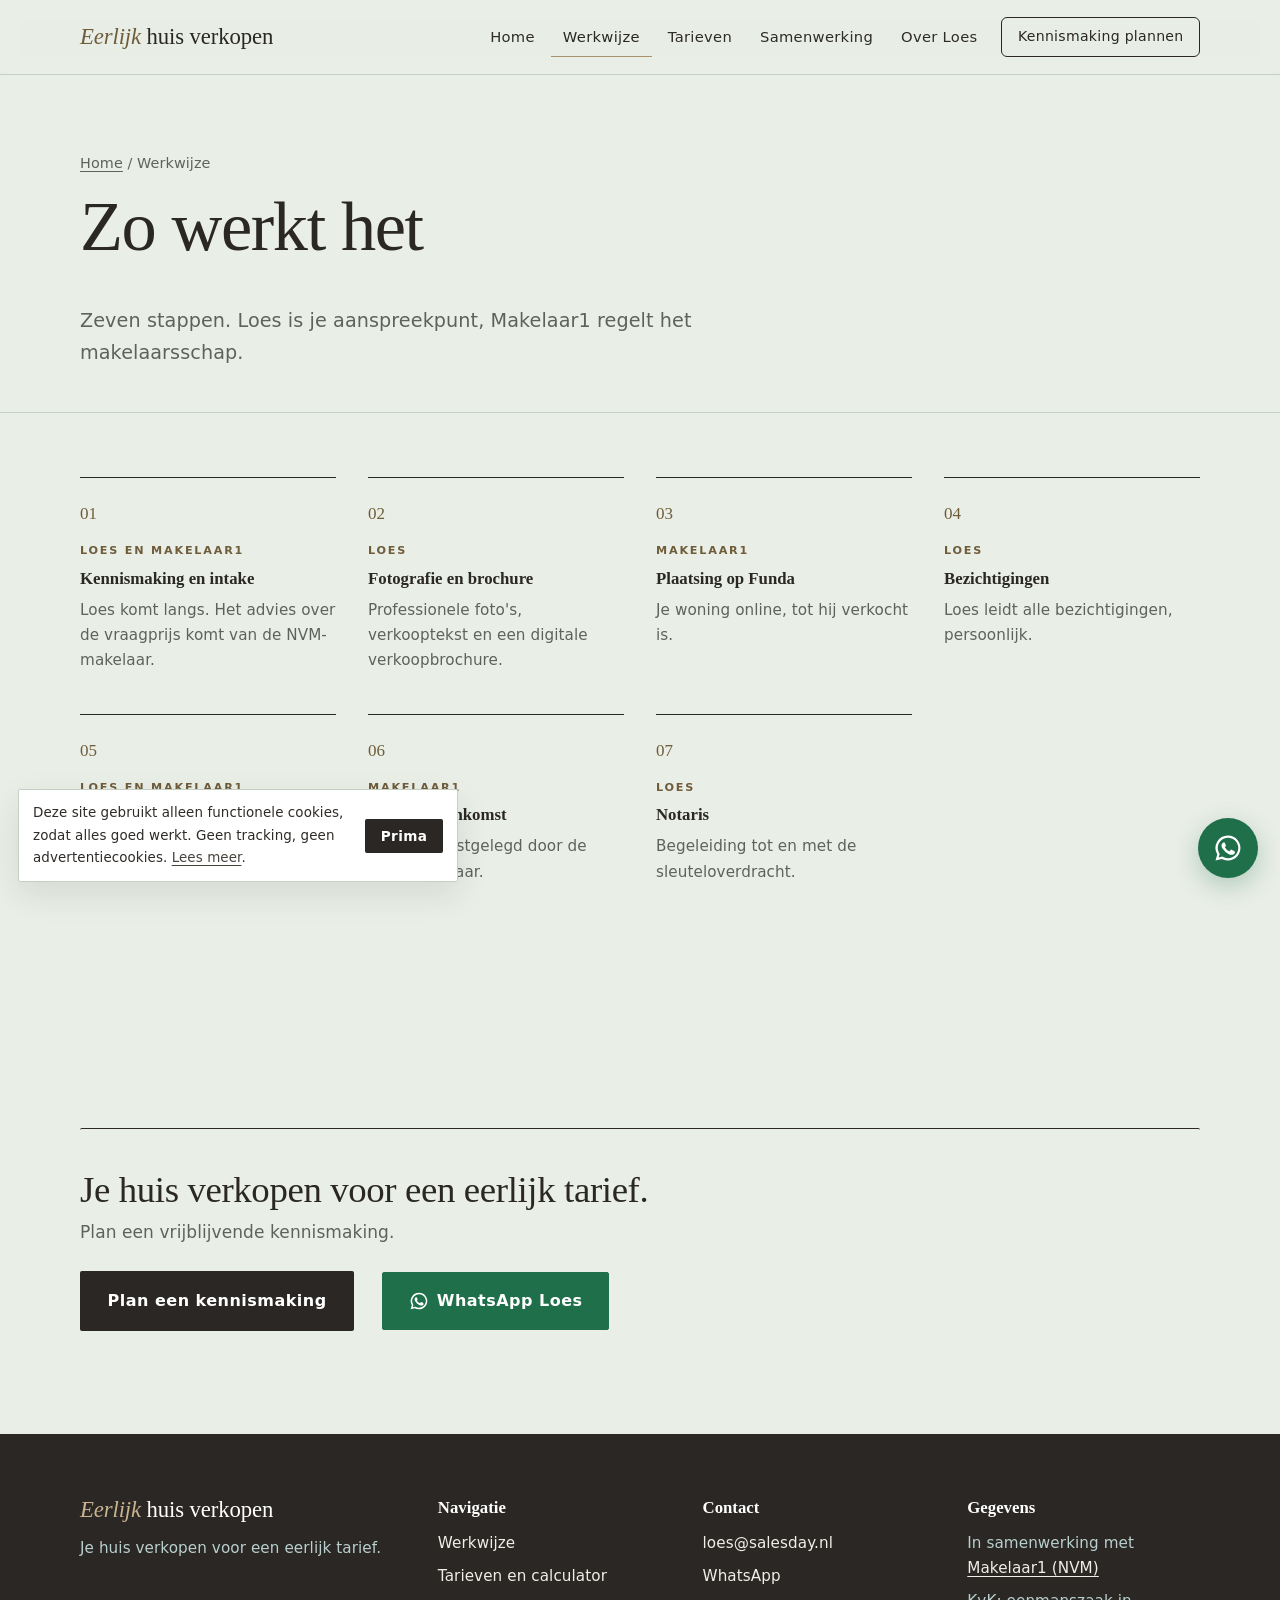
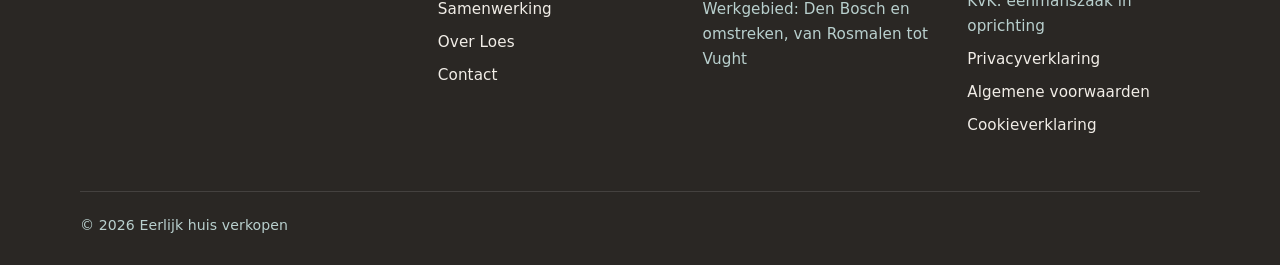
<file: werkwijze.html>
<!doctype html>
<html lang="nl">
<head>
<meta charset="utf-8">
<meta name="viewport" content="width=device-width, initial-scale=1">
<title>Werkwijze: zo verkoop je je huis met Eerlijk huis verkopen</title>
<meta name="description" content="Van kennismaking en prijsadvies tot de overdracht bij de notaris. Zo verkoopt Loes jouw huis in Den Bosch en omstreken, stap voor stap.">
<link rel="canonical" href="https://www.eerlijkhuisverkopen.nl/werkwijze">
<meta property="og:type" content="website">
<meta property="og:locale" content="nl_NL">
<meta property="og:site_name" content="Eerlijk huis verkopen">
<meta property="og:title" content="Werkwijze: zo verkoop je je huis met Eerlijk huis verkopen">
<meta property="og:description" content="Van kennismaking en prijsadvies tot de overdracht bij de notaris. Zo verkoopt Loes jouw huis in Den Bosch en omstreken, stap voor stap.">
<meta property="og:url" content="https://www.eerlijkhuisverkopen.nl/werkwijze">
<meta property="og:image" content="https://www.eerlijkhuisverkopen.nl/og-image.png?v=75508859">
<meta name="theme-color" content="#2a2724">
<link rel="icon" href="/favicon.svg" type="image/svg+xml">
<link rel="apple-touch-icon" href="/apple-touch-icon.png">
<link rel="stylesheet" href="/styles.css?v=81839b2a">
<script type="application/ld+json">{"@context":"https://schema.org","@type":"LocalBusiness","name":"Eerlijk huis verkopen","url":"https://www.eerlijkhuisverkopen.nl","email":"loes@salesday.nl","description":"Persoonlijke woningverkoop in Den Bosch en omstreken, van Rosmalen tot Vught tegen een transparante, lage prijs: (1% van de verkoopprijs min €865 kosten) gedeeld door 2, plus €865 vaste kosten.","areaServed":[{"@type":"City","name":"'s-Hertogenbosch"},{"@type":"City","name":"Rosmalen"},{"@type":"City","name":"Berlicum"},{"@type":"City","name":"Vught"}],"address":{"@type":"PostalAddress","addressLocality":"Rosmalen","addressCountry":"NL"},"founder":{"@type":"Person","name":"Loes"},"priceRange":"€"}</script>
</head>
<body>
<a class="skip" href="#main">Naar de inhoud</a>
<header class="site-header">
  <div class="wrap">
    <a class="logo logo-e" href="/" aria-label="Eerlijk huis verkopen, naar de homepage"><span class="wm-mono" aria-hidden="true"><i>E</i>HV</span><span class="wm"><i>Eerlijk</i> huis verkopen</span></a>
    <button class="nav-toggle" aria-expanded="false" aria-controls="nav" aria-label="Menu openen"><svg viewBox="0 0 24 24" fill="none" stroke="currentColor" stroke-width="2.2" stroke-linecap="round" aria-hidden="true"><path d="M4 7h16M4 12h16M4 17h16"/></svg></button>
    <nav class="nav" id="nav" aria-label="Hoofdmenu">
        <a href="/">Home</a>
        <a href="/werkwijze" aria-current="page">Werkwijze</a>
        <a href="/tarieven">Tarieven</a>
        <a href="/samenwerking">Samenwerking</a>
        <a href="/over-loes">Over Loes</a>
        <a class="btn btn--primary" href="/contact">Kennismaking plannen</a>
    </nav>
  </div>
</header>
<main id="main">
<section class="page-hero">
  <div class="wrap">
    <p class="breadcrumbs"><a href="/">Home</a> / Werkwijze</p>
    <h1>Zo werkt het</h1>
    <p class="lead">Zeven stappen. Loes is je aanspreekpunt, Makelaar1 regelt het makelaarsschap.</p>
  </div>
</section>
<section class="section-xl">
  <div class="wrap">
    <h2 class="visually-hidden">De zeven stappen</h2>
    <ol class="steps-ed">
      <li><span class="who">Loes en Makelaar1</span><h3>Kennismaking en intake</h3><p>Loes komt langs. Het advies over de vraagprijs komt van de NVM-makelaar.</p></li>
      <li><span class="who">Loes</span><h3>Fotografie en brochure</h3><p>Professionele foto's, verkooptekst en een digitale verkoopbrochure.</p></li>
      <li><span class="who">Makelaar1</span><h3>Plaatsing op Funda</h3><p>Je woning online, tot hij verkocht is.</p></li>
      <li><span class="who">Loes</span><h3>Bezichtigingen</h3><p>Loes leidt alle bezichtigingen, persoonlijk.</p></li>
      <li><span class="who">Loes en Makelaar1</span><h3>Onderhandeling</h3><p>Loes onderhandelt voor jou, met ondersteuning van Makelaar1.</p></li>
      <li><span class="who">Makelaar1</span><h3>Koopovereenkomst</h3><p>Juridisch vastgelegd door de NVM-makelaar.</p></li>
      <li><span class="who">Loes</span><h3>Notaris</h3><p>Begeleiding tot en met de sleuteloverdracht.</p></li>
    </ol>
  </div>
</section>
<section class="section"><div class="wrap"><div class="cta-band">
  <div><h2>Je huis verkopen voor een eerlijk tarief.</h2><p>Plan een vrijblijvende kennismaking.</p></div>
  <div class="btn-row"><a class="btn btn--light" href="/contact">Plan een kennismaking</a><a class="btn btn--wa" href="https://wa.me/31622549219?text=Hoi%20Loes%2C%20ik%20wil%20graag%20meer%20weten%20over%20het%20verkopen%20van%20mijn%20woning." rel="noopener"><svg viewBox="0 0 24 24" fill="currentColor" aria-hidden="true"><path d="M12 2a10 10 0 0 0-8.6 15.1L2 22l5-1.3A10 10 0 1 0 12 2zm0 18.2a8.2 8.2 0 0 1-4.2-1.2l-.3-.2-3 .8.8-2.9-.2-.3A8.2 8.2 0 1 1 12 20.2zm4.5-6.1c-.2-.1-1.5-.7-1.7-.8-.2-.1-.4-.1-.6.1l-.8 1c-.1.2-.3.2-.5.1a6.7 6.7 0 0 1-3.3-2.9c-.3-.4.3-.4.7-1.4.1-.2 0-.3 0-.4l-.8-1.8c-.2-.5-.4-.4-.6-.4h-.5a1 1 0 0 0-.7.3 3 3 0 0 0-.9 2.2 5.2 5.2 0 0 0 1.1 2.7 11.8 11.8 0 0 0 4.5 4c1.7.7 2.3.8 3.2.6a2.7 2.7 0 0 0 1.8-1.2 2.2 2.2 0 0 0 .1-1.3c0-.1-.2-.2-.5-.3z"/></svg> WhatsApp Loes</a></div>
</div></div></section>
<a class="wa-float" href="https://wa.me/31622549219?text=Hoi%20Loes%2C%20ik%20wil%20graag%20meer%20weten%20over%20het%20verkopen%20van%20mijn%20woning." rel="noopener" aria-label="Stuur Loes een WhatsApp-bericht"><svg viewBox="0 0 24 24" fill="currentColor" aria-hidden="true"><path d="M12 2a10 10 0 0 0-8.6 15.1L2 22l5-1.3A10 10 0 1 0 12 2zm0 18.2a8.2 8.2 0 0 1-4.2-1.2l-.3-.2-3 .8.8-2.9-.2-.3A8.2 8.2 0 1 1 12 20.2zm4.5-6.1c-.2-.1-1.5-.7-1.7-.8-.2-.1-.4-.1-.6.1l-.8 1c-.1.2-.3.2-.5.1a6.7 6.7 0 0 1-3.3-2.9c-.3-.4.3-.4.7-1.4.1-.2 0-.3 0-.4l-.8-1.8c-.2-.5-.4-.4-.6-.4h-.5a1 1 0 0 0-.7.3 3 3 0 0 0-.9 2.2 5.2 5.2 0 0 0 1.1 2.7 11.8 11.8 0 0 0 4.5 4c1.7.7 2.3.8 3.2.6a2.7 2.7 0 0 0 1.8-1.2 2.2 2.2 0 0 0 .1-1.3c0-.1-.2-.2-.5-.3z"/></svg></a>
</main>
<footer class="site-footer">
  <div class="wrap">
    <div class="footer-grid">
      <div>
        <a class="logo logo-e" href="/"><span class="wm"><i>Eerlijk</i> huis verkopen</span></a>
        <p>Je huis verkopen voor een eerlijk tarief.</p>
      </div>
      <div>
        <h2>Navigatie</h2>
        <ul>
          <li><a href="/werkwijze">Werkwijze</a></li>
          <li><a href="/tarieven">Tarieven en calculator</a></li>
          <li><a href="/samenwerking">Samenwerking</a></li>
          <li><a href="/over-loes">Over Loes</a></li>
          <li><a href="/contact">Contact</a></li>
        </ul>
      </div>
      <div>
        <h2>Contact</h2>
        <ul>
          <li><a href="mailto:loes@salesday.nl">loes@salesday.nl</a></li>
          <li><a href="https://wa.me/31622549219?text=Hoi%20Loes%2C%20ik%20wil%20graag%20meer%20weten%20over%20het%20verkopen%20van%20mijn%20woning." rel="noopener">WhatsApp</a></li>
          <li>Werkgebied: Den Bosch en omstreken, van Rosmalen tot Vught</li>
        </ul>
      </div>
      <div>
        <h2>Gegevens</h2>
        <ul>
          <li>In samenwerking met <a class="in-text" href="https://makelaar1.nl/" rel="noopener" target="_blank">Makelaar1 (NVM)</a></li>
          <li>KvK: eenmanszaak in oprichting</li>
          <li><a href="/privacy">Privacyverklaring</a></li>
          <li><a href="/voorwaarden">Algemene voorwaarden</a></li>
          <li><a href="/cookies">Cookieverklaring</a></li>
        </ul>
      </div>
    </div>
    <div class="footer-bottom">
      <span>&copy; <span data-year>2026</span> Eerlijk huis verkopen</span>
    </div>
  </div>
</footer>
<div class="cookie" id="cookie" role="region" aria-label="Cookiemelding">
  <p>Deze site gebruikt alleen functionele cookies, zodat alles goed werkt. Geen tracking, geen advertentiecookies. <a href="/cookies">Lees meer</a>.</p>
  <button class="btn btn--primary" type="button">Prima</button>
</div>
<script src="/main.js?v=7fac7271" defer></script>
</body>
</html>
</file>
<file: styles.css>
/* Eerlijk huis verkopen, huisstijl */
:root {
  --teal-900: #2a2724;
  --teal-700: #48423c;
  --teal-500: #8a7f72;
  --teal-100: #eee9e2;
  --sand-50: #faf8f5;
  --sand-100: #f3efe9;
  --sand-200: #e3dcd2;
  --terra-600: #2a2724;
  --terra-700: #1f1d1b;
  --terra-100: #f1ece4;
  --brass: #a8916b;
  --ink: #2f2b27;
  --muted: #6e665d;
  --white: #ffffff;
  --radius: 8px;
  --radius-sm: 6px;
  --shadow: 0 12px 32px rgba(42, 39, 36, 0.10);
  --shadow-sm: 0 1px 3px rgba(42, 39, 36, 0.08);
  --serif: Georgia, "Iowan Old Style", "Palatino Linotype", "Book Antiqua", serif;
  --sans: system-ui, -apple-system, "Segoe UI", Roboto, "Helvetica Neue", Arial, sans-serif;
  --wrap: 1160px;
}

*, *::before, *::after { box-sizing: border-box; }
html { scroll-behavior: smooth; -webkit-text-size-adjust: 100%; }
@media (prefers-reduced-motion: reduce) { html { scroll-behavior: auto; } * { transition: none !important; animation: none !important; } }
body {
  margin: 0;
  font-family: var(--sans);
  font-size: 1.0625rem;
  line-height: 1.65;
  color: var(--ink);
  background: var(--sand-50);
}
img, svg { max-width: 100%; display: block; }
a { color: var(--teal-700); text-underline-offset: 3px; }
a:hover { color: var(--terra-700); }
h1, h2, h3, h4 { font-family: var(--serif); color: var(--teal-900); line-height: 1.15; margin: 0 0 .6em; font-weight: 400; letter-spacing: -0.01em; }
h3, h4 { font-weight: 700; letter-spacing: 0; }
h1 { font-size: clamp(2.3rem, 5.4vw, 4rem); letter-spacing: -0.02em; }
h2 { font-size: clamp(1.7rem, 3.4vw, 2.5rem); }
h3 { font-size: 1.3rem; }
p { margin: 0 0 1em; }
.wrap { width: 100%; max-width: var(--wrap); margin: 0 auto; padding: 0 20px; }
.section { padding: clamp(56px, 8vw, 104px) 0; }
.section--sand { background: var(--sand-100); }
.section--teal { background: var(--teal-900); color: #f1ede7; }
.section--teal h2, .section--teal h3 { color: var(--white); }
.eyebrow { display: inline-block; font-size: .78rem; font-weight: 700; letter-spacing: .16em; text-transform: uppercase; color: var(--teal-500); margin-bottom: .8rem; }
.section--teal .eyebrow { color: #a8916b; }
.lead { font-size: 1.2rem; color: var(--muted); max-width: 640px; }
.section-head { max-width: 720px; margin-bottom: 44px; }
.center { text-align: center; margin-left: auto; margin-right: auto; }

.skip { position: absolute; left: -9999px; top: 0; background: var(--teal-900); color: #fff; padding: 10px 16px; z-index: 100; }
.skip:focus { left: 10px; top: 10px; }
:focus-visible { outline: 3px solid var(--terra-600); outline-offset: 3px; border-radius: 4px; }

/* Buttons */
.btn { display: inline-flex; align-items: center; justify-content: center; gap: .5em; padding: .95em 1.6em; border-radius: 6px; font-weight: 700; font-size: 1rem; text-decoration: none; border: 2px solid transparent; cursor: pointer; transition: transform .15s ease, background .15s ease, box-shadow .15s ease; font-family: var(--sans); }
.btn:hover { transform: none; }
.btn--primary { background: var(--terra-600); color: #fff; box-shadow: none; }
.btn--primary:hover { background: var(--terra-700); color: #fff; }
.btn--ghost { background: transparent; color: var(--teal-900); border-color: var(--teal-700); }
.btn--ghost:hover { background: var(--teal-900); color: #fff; }
.btn--light { background: #fff; color: var(--teal-900); }
.btn--light:hover { background: var(--sand-100); color: var(--teal-900); }
.btn--whatsapp { background: #1f7a4d; color: #fff; }
.btn--whatsapp:hover { background: #17603c; color: #fff; }
.btn-row { display: flex; flex-wrap: wrap; gap: 12px; }

/* Header */
.site-header { position: sticky; top: 0; z-index: 50; background: rgba(251, 247, 241, .94); backdrop-filter: saturate(1.4) blur(8px); border-bottom: 1px solid var(--sand-200); }
.site-header .wrap { display: flex; align-items: center; justify-content: space-between; height: 74px; gap: 16px; }
.logo { display: inline-flex; align-items: center; gap: 10px; text-decoration: none; color: var(--teal-900); }
.logo svg { width: 38px; height: 38px; flex: none; }
.logo span { font-family: var(--serif); font-size: 1.28rem; font-weight: 700; line-height: 1.05; }
.logo small { display: block; font-family: var(--sans); font-size: .68rem; letter-spacing: .16em; text-transform: uppercase; color: var(--terra-700); font-weight: 700; margin-top: 3px; }
.nav { display: flex; align-items: center; gap: 4px; }
.nav a { text-decoration: none; color: var(--ink); font-weight: 600; font-size: .96rem; padding: 8px 12px; border-radius: 6px; }
.nav a:hover, .nav a[aria-current="page"] { background: var(--teal-100); color: var(--teal-900); }
.nav .btn { margin-left: 8px; padding: .65em 1.15em; }
.nav-toggle { display: none; background: none; border: 0; padding: 10px; cursor: pointer; color: var(--teal-900); }
.nav-toggle svg { width: 28px; height: 28px; }
@media (max-width: 960px) {
  .nav-toggle { display: block; }
  .nav { position: fixed; inset: 74px 0 auto 0; flex-direction: column; align-items: stretch; background: var(--sand-50); padding: 12px 20px 24px; border-bottom: 1px solid var(--sand-200); box-shadow: var(--shadow); display: none; }
  .nav.open { display: flex; }
  .nav a { padding: 14px 12px; font-size: 1.05rem; }
  .nav .btn { margin: 10px 0 0; }
}

/* Hero */
.hero { position: relative; overflow: hidden; padding: clamp(48px, 7vw, 96px) 0 clamp(56px, 8vw, 110px); background: var(--sand-50); border-bottom: 1px solid var(--sand-200); }
.hero-grid { display: grid; grid-template-columns: 1.1fr .9fr; gap: 48px; align-items: center; }
.hero h1 em { font-style: normal; color: var(--terra-700); }
.hero .lead { margin-bottom: 1.6em; }
.hero-points { list-style: none; padding: 0; margin: 28px 0 0; display: flex; flex-wrap: wrap; gap: 10px 22px; color: var(--muted); font-size: .97rem; }
.hero-points li { display: flex; align-items: center; gap: 8px; }
.hero-points svg { width: 20px; height: 20px; color: var(--teal-500); flex: none; }
.hero-art { position: relative; }
.hero-card { position: absolute; left: -18px; bottom: 26px; background: #fff; border-radius: var(--radius); box-shadow: var(--shadow); padding: 16px 20px; max-width: 250px; }
.hero-card strong { display: block; font-family: var(--serif); font-size: 1.7rem; color: var(--teal-900); line-height: 1.1; }
.hero-card span { font-size: .9rem; color: var(--muted); }
@media (max-width: 900px) { .hero-grid { grid-template-columns: 1fr; } .hero-art { max-width: 520px; } .hero-card { left: 12px; } }

/* Page hero (subpages) */
.page-hero { padding: clamp(44px, 6vw, 80px) 0 clamp(36px, 5vw, 60px); background: var(--sand-100); border-bottom: 1px solid var(--sand-200); }
.breadcrumbs { font-size: .9rem; color: var(--muted); margin-bottom: 14px; }
.breadcrumbs a { color: var(--muted); }

/* Cards / grids */
.grid { display: grid; gap: 24px; }
.grid-4 { grid-template-columns: repeat(4, 1fr); }
.grid-3 { grid-template-columns: repeat(3, 1fr); }
.grid-2 { grid-template-columns: repeat(2, 1fr); }
@media (max-width: 1000px) { .grid-4 { grid-template-columns: repeat(2, 1fr); } .grid-3 { grid-template-columns: repeat(2, 1fr); } }
@media (max-width: 640px) { .grid-4, .grid-3, .grid-2 { grid-template-columns: 1fr; } }
.card { background: #fff; border-radius: var(--radius); padding: 28px; box-shadow: var(--shadow-sm); border: 1px solid var(--sand-200); }
.card h3 { margin-bottom: .45em; }
.card p:last-child { margin-bottom: 0; }
.icon { width: 46px; height: 46px; border-radius: 6px; display: grid; place-items: center; background: var(--teal-100); color: var(--teal-700); margin-bottom: 18px; }
.icon svg { width: 26px; height: 26px; }
.card--terra .icon { background: var(--terra-100); color: var(--terra-700); }

/* Calculator */
.calc { display: grid; grid-template-columns: 1fr 1fr; gap: 0; background: #fff; border-radius: 10px; box-shadow: var(--shadow); overflow: hidden; border: 1px solid var(--sand-200); }
.calc-input { padding: clamp(24px, 4vw, 44px); }
.calc-output { padding: clamp(24px, 4vw, 44px); background: var(--teal-900); color: #f1ede7; }
.calc-output h3 { color: #fff; }
@media (max-width: 860px) { .calc { grid-template-columns: 1fr; } }
.calc label { display: block; font-weight: 700; margin-bottom: 10px; color: var(--teal-900); }
.money-input { display: flex; align-items: center; border: 2px solid var(--sand-200); border-radius: var(--radius-sm); background: var(--sand-50); padding: 0 16px; transition: border-color .15s; }
.money-input:focus-within { border-color: var(--teal-500); }
.money-input span { font-weight: 700; color: var(--muted); font-size: 1.3rem; }
.money-input input { border: 0; background: transparent; font-size: 1.6rem; font-weight: 700; color: var(--teal-900); padding: 14px 8px; width: 100%; font-family: var(--serif); }
.money-input input:focus { outline: none; }
.range { width: 100%; margin: 26px 0 8px; accent-color: var(--terra-600); height: 32px; cursor: pointer; }
.range-labels { display: flex; justify-content: space-between; font-size: .85rem; color: var(--muted); }
.steps-calc { list-style: none; padding: 0; margin: 26px 0 0; border-top: 1px dashed var(--sand-200); }
.steps-calc li { display: flex; justify-content: space-between; gap: 12px; padding: 12px 0; border-bottom: 1px dashed var(--sand-200); font-size: 1rem; }
.steps-calc li b { color: var(--teal-900); white-space: nowrap; font-variant-numeric: tabular-nums; }
.steps-calc li.sum { font-weight: 700; color: var(--teal-900); border-bottom: 0; }
.result-label { font-size: .95rem; letter-spacing: .06em; text-transform: uppercase; color: #b9b0a5; font-weight: 700; }
.result-big { font-family: var(--serif); font-size: clamp(2.8rem, 6vw, 4.2rem); line-height: 1; color: #fff; margin: 10px 0 6px; font-variant-numeric: tabular-nums; }
.result-sub { color: #d6cfc6; font-size: .98rem; margin-bottom: 28px; }
.compare { background: rgba(255, 255, 255, .07); border-radius: 14px; padding: 18px 20px; margin-bottom: 14px; }
.compare-row { display: flex; justify-content: space-between; gap: 12px; padding: 6px 0; font-variant-numeric: tabular-nums; }
.compare-row b { color: #fff; white-space: nowrap; }
.saving { display: flex; justify-content: space-between; align-items: baseline; gap: 12px; background: var(--terra-600); color: #fff; border-radius: 14px; padding: 18px 20px; margin-bottom: 18px; }
.saving strong { font-family: var(--serif); font-size: 1.8rem; white-space: nowrap; font-variant-numeric: tabular-nums; }
.disclaimer { font-size: .85rem; color: #b9b0a5; margin: 0; }
.bar { height: 12px; border-radius: 999px; background: rgba(255,255,255,.15); overflow: hidden; margin-top: 6px; }
.bar i { display: block; height: 100%; background: #a8916b; border-radius: 999px; transition: width .25s ease; }

/* Timeline */
.timeline { list-style: none; padding: 0; margin: 0; counter-reset: step; display: grid; grid-template-columns: repeat(5, 1fr); gap: 18px; }
.timeline li { position: relative; background: #fff; border-radius: var(--radius); padding: 26px 22px 24px; border: 1px solid var(--sand-200); box-shadow: var(--shadow-sm); }
.timeline li::before { counter-increment: step; content: counter(step); display: grid; place-items: center; width: 40px; height: 40px; border-radius: 6px; background: var(--teal-900); color: #fff; font-family: var(--serif); font-weight: 700; font-size: 1.25rem; margin-bottom: 16px; }
.timeline h3 { font-size: 1.12rem; }
.timeline p { font-size: .97rem; color: var(--muted); margin: 0; }
@media (max-width: 1080px) { .timeline { grid-template-columns: repeat(2, 1fr); } }
@media (max-width: 600px) { .timeline { grid-template-columns: 1fr; } }
.timeline--long { grid-template-columns: 1fr; gap: 0; }
.timeline--long li { display: grid; grid-template-columns: 64px 1fr; gap: 0 22px; border-radius: 0; border: 0; border-left: 3px solid var(--sand-200); box-shadow: none; background: transparent; padding: 0 0 40px 0; margin-left: 22px; }
.timeline--long li::before { margin: 0 0 0 -24px; grid-row: span 3; }
.timeline--long h3 { font-size: 1.35rem; margin-top: 6px; }
.timeline--long p { font-size: 1.02rem; color: var(--ink); margin-bottom: .7em; }
.timeline--long ul { margin: 0 0 .6em; padding-left: 1.2em; color: var(--muted); }

/* Sold */
.sold { overflow: hidden; padding: 0; }
.sold-img { aspect-ratio: 4 / 3; background: var(--teal-100); position: relative; }
.sold-img svg { width: 100%; height: 100%; }
.sold-badge { position: absolute; top: 14px; left: 14px; background: var(--terra-600); color: #fff; font-weight: 700; font-size: .75rem; letter-spacing: .1em; text-transform: uppercase; padding: 5px 10px; border-radius: 4px; }
.sold-body { padding: 20px 22px 24px; }
.sold-body h3 { font-size: 1.15rem; margin-bottom: .2em; }
.sold-body p { color: var(--muted); font-size: .95rem; margin: 0; }
.ph { background: var(--terra-100); color: var(--terra-700); border-radius: 5px; padding: 0 .3em; font-weight: 600; font-size: .92em; }
.stats { display: flex; flex-wrap: wrap; gap: 18px; margin-top: 8px; }
.stat { background: #fff; border-radius: var(--radius); padding: 18px 24px; border: 1px solid var(--sand-200); }
.stat strong { display: block; font-family: var(--serif); font-size: 2.1rem; color: var(--teal-900); line-height: 1.1; }
.stat span { color: var(--muted); font-size: .95rem; }

/* Reviews */
.review { background: #fff; border-radius: var(--radius); padding: 28px; border: 1px dashed var(--sand-200); }
.review blockquote { margin: 0 0 14px; font-family: var(--serif); font-size: 1.12rem; color: var(--teal-900); }
.review cite { font-style: normal; color: var(--muted); font-size: .92rem; }

/* About */
.about { display: grid; grid-template-columns: .85fr 1.15fr; gap: 56px; align-items: center; }
@media (max-width: 860px) { .about { grid-template-columns: 1fr; gap: 32px; } }
.portrait { aspect-ratio: 4 / 5; border-radius: 10px; background: var(--sand-100); border: 1px solid var(--sand-200); display: grid; place-items: center; text-align: center; color: var(--teal-700); position: relative; overflow: hidden; max-width: 460px; }
.portrait svg { width: 46%; height: auto; opacity: .55; }
.portrait p { position: absolute; bottom: 18px; left: 0; right: 0; font-size: .88rem; margin: 0; color: var(--teal-700); }
.signature { font-family: var(--serif); font-style: italic; font-size: 1.5rem; color: var(--terra-700); }

/* FAQ */
.faq { max-width: 860px; }
.faq details { background: #fff; border: 1px solid var(--sand-200); border-radius: 14px; margin-bottom: 12px; overflow: hidden; }
.faq summary { cursor: pointer; padding: 20px 56px 20px 24px; font-weight: 700; color: var(--teal-900); list-style: none; position: relative; font-size: 1.05rem; }
.faq summary::-webkit-details-marker { display: none; }
.faq summary::after { content: ""; position: absolute; right: 24px; top: 50%; width: 12px; height: 12px; border-right: 2.5px solid var(--terra-600); border-bottom: 2.5px solid var(--terra-600); transform: translateY(-70%) rotate(45deg); transition: transform .2s; }
.faq details[open] summary::after { transform: translateY(-30%) rotate(-135deg); }
.faq .answer { padding: 0 24px 22px; color: var(--ink); }
.faq .answer p:last-child { margin: 0; }

/* Contact */
.contact-grid { display: grid; grid-template-columns: 1.25fr .75fr; gap: 32px; align-items: start; }
@media (max-width: 900px) { .contact-grid { grid-template-columns: 1fr; } }
.form { background: #fff; border-radius: 10px; padding: clamp(22px, 4vw, 40px); box-shadow: var(--shadow); border: 1px solid var(--sand-200); }
.form-row { display: grid; grid-template-columns: 1fr 1fr; gap: 18px; }
@media (max-width: 600px) { .form-row { grid-template-columns: 1fr; } }
.field { margin-bottom: 18px; }
.field label { display: block; font-weight: 700; color: var(--teal-900); margin-bottom: 6px; font-size: .97rem; }
.field label .opt { font-weight: 400; color: var(--muted); font-size: .88rem; }
.field input, .field textarea, .field select { width: 100%; font: inherit; color: var(--ink); background: var(--sand-50); border: 2px solid var(--sand-200); border-radius: var(--radius-sm); padding: 12px 14px; transition: border-color .15s; }
.field input:focus, .field textarea:focus { outline: none; border-color: var(--teal-500); }
.field textarea { min-height: 130px; resize: vertical; }
.check { display: flex; gap: 12px; align-items: flex-start; font-size: .95rem; margin: 6px 0 22px; }
.check input { width: 20px; height: 20px; margin-top: 3px; accent-color: var(--teal-700); flex: none; }
.form-msg { display: none; margin-top: 18px; padding: 16px 18px; border-radius: 12px; background: var(--teal-100); color: var(--teal-900); }
.form-msg.show { display: block; }
.form-msg.error { background: var(--terra-100); color: var(--terra-700); }
.contact-card { background: var(--teal-900); color: #f1ede7; border-radius: 10px; padding: 32px; }
.contact-card h3 { color: #fff; }
.contact-card a { color: #fff; }
.contact-list { list-style: none; padding: 0; margin: 0 0 22px; }
.contact-list li { display: flex; gap: 14px; align-items: center; padding: 10px 0; }
.contact-list svg { width: 22px; height: 22px; color: #a8916b; flex: none; }

/* CTA band */
.cta-band { background: var(--teal-900); color: #f1ede7; border-radius: 10px; padding: clamp(32px, 5vw, 56px); display: flex; flex-wrap: wrap; gap: 24px; align-items: center; justify-content: space-between; }
.cta-band h2 { color: #fff; margin-bottom: .2em; }
.cta-band p { margin: 0; color: #d6cfc6; }

/* Prose (legal pages) */
.prose { max-width: 780px; }
.prose h2 { font-size: 1.6rem; margin-top: 1.6em; }
.prose h3 { margin-top: 1.4em; }
.prose ul { padding-left: 1.3em; }
.prose li { margin-bottom: .35em; }
.note { background: var(--terra-100); color: var(--terra-700); border-radius: 12px; padding: 14px 18px; font-size: .95rem; margin-bottom: 28px; }

/* Table */
.table-wrap { overflow-x: auto; }
table.compare-table { width: 100%; border-collapse: collapse; background: #fff; border-radius: var(--radius); overflow: hidden; box-shadow: var(--shadow-sm); min-width: 520px; }
.compare-table th, .compare-table td { padding: 16px 18px; text-align: left; border-bottom: 1px solid var(--sand-200); }
.compare-table thead th { background: var(--teal-900); color: #fff; font-family: var(--serif); font-size: 1.05rem; }
.compare-table thead th.hl { background: var(--terra-600); }
.compare-table td.hl { background: #fdf4ef; font-weight: 700; color: var(--teal-900); }
.ticks { list-style: none; padding: 0; margin: 0; }
.ticks li { position: relative; padding-left: 34px; margin-bottom: 12px; }
.ticks li::before { content: ""; position: absolute; left: 0; top: 3px; width: 22px; height: 22px; border-radius: 50%; background: var(--teal-100) url("data:image/svg+xml,%3Csvg xmlns='http://www.w3.org/2000/svg' viewBox='0 0 24 24' fill='none' stroke='%232a2724' stroke-width='3' stroke-linecap='round' stroke-linejoin='round'%3E%3Cpath d='M5 12l5 5 9-10'/%3E%3C/svg%3E") center / 14px no-repeat; }
.ticks--x li::before { background: var(--terra-100) url("data:image/svg+xml,%3Csvg xmlns='http://www.w3.org/2000/svg' viewBox='0 0 24 24' fill='none' stroke='%238a7f72' stroke-width='3' stroke-linecap='round'%3E%3Cpath d='M7 7l10 10M17 7L7 17'/%3E%3C/svg%3E") center / 13px no-repeat; }

/* Footer */
.site-footer { background: #2a2724; color: #b9d0ce; padding: 64px 0 28px; font-size: .95rem; }
.site-footer a { color: #f1ede7; text-decoration: none; }
.site-footer a:hover { text-decoration: underline; color: #fff; }
.footer-grid { display: grid; grid-template-columns: 1.4fr 1fr 1fr 1fr; gap: 32px; }
@media (max-width: 860px) { .footer-grid { grid-template-columns: 1fr 1fr; } }
@media (max-width: 520px) { .footer-grid { grid-template-columns: 1fr; } }
.site-footer h4 { color: #fff; font-size: 1.05rem; margin-bottom: 14px; }
.site-footer ul { list-style: none; padding: 0; margin: 0; }
.site-footer li { margin-bottom: 8px; }
.site-footer .logo { color: #fff; margin-bottom: 14px; }
.site-footer .logo small { color: #a8916b; }
.footer-bottom { border-top: 1px solid rgba(255,255,255,.12); margin-top: 44px; padding-top: 22px; display: flex; flex-wrap: wrap; justify-content: space-between; gap: 12px; font-size: .88rem; }

/* Floating WhatsApp */
.wa-float { position: fixed; right: 18px; bottom: 18px; z-index: 40; width: 58px; height: 58px; border-radius: 50%; background: #1f7a4d; color: #fff; display: grid; place-items: center; box-shadow: 0 8px 24px rgba(0,0,0,.22); }
.wa-float:hover { background: #17603c; color: #fff; }
.wa-float svg { width: 30px; height: 30px; }

/* Cookie notice */
.cookie { position: fixed; left: 18px; right: 90px; bottom: 18px; z-index: 60; max-width: 560px; background: #fff; border: 1px solid var(--sand-200); border-radius: 18px; box-shadow: var(--shadow); padding: 18px 20px; display: none; font-size: .93rem; }
.cookie.show { display: block; }
.cookie p { margin: 0 0 12px; }
.cookie .btn { padding: .6em 1.2em; font-size: .93rem; }
@media (max-width: 520px) { .cookie { right: 18px; bottom: 88px; } }

.mt-0 { margin-top: 0; } .mb-0 { margin-bottom: 0; } .mt-2 { margin-top: 2rem; } .mt-3 { margin-top: 3rem; }
.muted { color: var(--muted); }
.visually-hidden { position: absolute !important; width: 1px; height: 1px; overflow: hidden; clip: rect(0 0 0 0); white-space: nowrap; }

/* Zakelijke componenten */
.price-panel { background: #fff; border: 1px solid var(--sand-200); border-radius: 10px; box-shadow: var(--shadow); padding: 28px; }
.price-panel .pp-head { font-size: .85rem; letter-spacing: .14em; text-transform: uppercase; color: var(--muted); font-weight: 700; margin-bottom: 4px; }
.price-panel .pp-price { font-family: var(--serif); font-size: 1.5rem; color: var(--teal-900); margin-bottom: 20px; }
.pp-row { display: grid; grid-template-columns: 1fr auto; gap: 4px 16px; padding: 16px 0; border-top: 1px solid var(--sand-200); align-items: baseline; }
.pp-row span { color: var(--muted); font-size: .95rem; }
.pp-row b { font-family: var(--serif); font-size: 1.7rem; font-weight: 400; color: var(--muted); white-space: nowrap; font-variant-numeric: tabular-nums; }
.pp-row small { grid-column: 1 / -1; color: var(--muted); font-size: .85rem; }
.pp-row.us span { color: var(--teal-900); font-weight: 700; }
.pp-row.us b { color: var(--teal-900); font-size: 2.3rem; }
.pp-row.old b { text-decoration: line-through; text-decoration-thickness: 1px; }
.pp-foot { display: flex; justify-content: space-between; gap: 12px; background: var(--teal-900); color: #fff; margin: 8px -28px -28px; padding: 16px 28px; border-radius: 0 0 10px 10px; font-weight: 700; }
.manifest { display: grid; grid-template-columns: 1fr 1fr; gap: 56px; align-items: start; }
@media (max-width: 860px) { .manifest { grid-template-columns: 1fr; gap: 28px; } }
.manifest-list { list-style: none; padding: 0; margin: 0; counter-reset: m; }
.manifest-list li { padding: 22px 0 22px 64px; border-top: 1px solid rgba(255,255,255,.14); position: relative; }
.manifest-list li::before { counter-increment: m; content: "0" counter(m); position: absolute; left: 0; top: 20px; font-family: var(--serif); font-size: 1.6rem; color: #a8916b; }
.manifest-list h3 { margin-bottom: .3em; font-size: 1.15rem; }
.manifest-list p { margin: 0; color: #6e665d; }
.photo-ph { width: 100%; height: 100%; display: grid; place-items: center; background: repeating-linear-gradient(135deg, #e9e6e0 0 12px, #e4e1da 12px 24px); color: var(--muted); font-size: .9rem; }
.photo-ph svg { width: 34px; height: 34px; margin: 0 auto 6px; opacity: .6; }
.photo-ph div { text-align: center; }
.proof { display: flex; flex-wrap: wrap; gap: 0; border-top: 1px solid var(--sand-200); margin-top: 36px; }
.proof div { flex: 1 1 160px; padding: 18px 20px 0 0; }
.proof strong { display: block; font-family: var(--serif); font-weight: 400; font-size: 1.9rem; color: var(--teal-900); line-height: 1.1; }
.proof span { font-size: .9rem; color: var(--muted); }
.cookie { max-width: 440px; padding: 12px 14px; font-size: .84rem; border-radius: 8px; }
.cookie.show { display: flex; gap: 12px; align-items: center; }
.cookie p { margin: 0; }
.cookie .btn { padding: .5em 1em; font-size: .85rem; flex: none; }
@media (max-width: 520px) { .cookie { bottom: 86px; } }

/* Chique, ingetogen laag */
body { letter-spacing: .005em; }
h1 { font-size: clamp(2.2rem, 4.8vw, 3.6rem); line-height: 1.12; }
h2 { font-size: clamp(1.6rem, 3vw, 2.3rem); }
.eyebrow { color: var(--brass); letter-spacing: .22em; font-size: .72rem; }
.nav a { font-weight: 500; font-size: .92rem; letter-spacing: .02em; }
.nav a:hover, .nav a[aria-current="page"] { background: transparent; color: var(--teal-900); box-shadow: inset 0 -1px 0 var(--brass); border-radius: 0; }
.btn { font-weight: 600; letter-spacing: .03em; border-radius: 2px; }
.btn--primary { background: var(--teal-900); }
.btn--primary:hover { background: #46403a; }
.btn--ghost { border-width: 1px; border-color: var(--teal-900); }
.btn--whatsapp { background: transparent; color: var(--teal-900); border: 1px solid var(--teal-900); }
.btn--whatsapp:hover { background: var(--teal-900); color: #fff; }
.contact-card .btn--whatsapp { color: #fff; border-color: rgba(255,255,255,.6); }
.contact-card .btn--whatsapp:hover { background: #fff; color: var(--teal-900); }
.wa-float { background: var(--teal-900); width: 52px; height: 52px; box-shadow: 0 4px 14px rgba(42,39,36,.18); }
.wa-float:hover { background: #46403a; }
.wa-float svg { width: 24px; height: 24px; }
.card { box-shadow: none; border-radius: 2px; }
.icon { background: transparent; border: 1px solid var(--sand-200); color: var(--brass); border-radius: 50%; }
.section--teal { background: var(--sand-100); color: var(--ink); border-top: 1px solid var(--sand-200); border-bottom: 1px solid var(--sand-200); }
.section--teal h2, .section--teal h3 { color: var(--teal-900); }
.manifest-list li { border-top-color: var(--sand-200); }
.manifest-list p { color: var(--muted); }
.timeline li { box-shadow: none; border-radius: 2px; }
.timeline li::before { background: transparent; color: var(--brass); border: 1px solid var(--brass); border-radius: 50%; font-weight: 400; }
.calc { border-radius: 2px; box-shadow: none; }
.calc-output { background: var(--teal-900); }
.saving { background: transparent; border-top: 1px solid var(--brass); border-radius: 0; padding: 16px 0 6px; }
.saving strong { color: #e6dccb; font-weight: 400; }
.bar i { background: var(--brass); }
.range { accent-color: var(--teal-900); }
.cta-band { background: transparent; color: var(--ink); border: 1px solid var(--sand-200); border-radius: 2px; }
.cta-band h2 { color: var(--teal-900); }
.cta-band p { color: var(--muted); }
.cta-band .btn--light { background: var(--teal-900); color: #fff; }
.cta-band .btn--light:hover { background: #46403a; color: #fff; }
.price-panel { border-radius: 2px; box-shadow: none; }
.pp-foot { border-radius: 0; background: var(--teal-900); margin-top: 8px; }
.pp-row.us b { color: var(--teal-900); }
.form, .contact-card, .faq details, .review, .stat, table.compare-table, .portrait { border-radius: 2px; box-shadow: none; }
.compare-table thead th.hl { background: var(--brass); }
.compare-table td.hl { background: #f7f2ea; }
.sold-badge { background: rgba(42,39,36,.85); border-radius: 0; letter-spacing: .16em; font-weight: 600; }
.ph { background: #f1ebe0; color: #7d6a4b; }
.faq summary::after { border-color: var(--brass); }
.cookie { border-radius: 2px; }
.logo small { color: var(--brass); letter-spacing: .2em; font-weight: 600; }
.site-header { background: rgba(250, 248, 245, .96); }
.nav .btn, .nav .btn:hover { box-shadow: none; }
.nav .btn--primary { background: transparent; color: var(--teal-900); border: 1px solid var(--teal-900); padding: .55em 1.1em; font-size: .88rem; }
.nav .btn--primary:hover { background: var(--teal-900); color: #fff; }
.pp-row.old b { font-size: 1.3rem; } .saving { flex-wrap: wrap; } .saving strong { font-size: 1.45rem; } .compare-row { flex-wrap: wrap; }

/* ===== Editorial layout ===== */
.section-xl { padding: clamp(72px, 11vw, 150px) 0; }
.tint { background: var(--sand-100); }
.narrow { max-width: 820px; }
.center { text-align: center; }
.lead.center { margin-left: auto; margin-right: auto; }
.link-arrow { display: inline-flex; align-items: center; gap: .45em; font-weight: 600; color: var(--teal-900); text-decoration: none; border-bottom: 1px solid var(--brass); padding-bottom: 2px; }
.link-arrow:hover { color: var(--brass); }
.btn-row { align-items: center; gap: 28px; }

.hero-ed { padding: clamp(56px, 9vw, 120px) 0 0; background: var(--sand-50); }
.hero-ed-grid { display: grid; grid-template-columns: 1.25fr .75fr; gap: 64px; align-items: end; }
.hero-ed h1 { font-size: clamp(2.8rem, 6.8vw, 5.8rem); line-height: 1.02; letter-spacing: -0.025em; margin-bottom: .45em; }
.hero-ed .lead { font-size: 1.15rem; max-width: 560px; margin-bottom: 2.2em; }
.hero-ed-art svg { width: 100%; height: auto; max-height: 480px; }
@media (max-width: 900px) { .hero-ed-grid { grid-template-columns: 1fr; gap: 40px; } .hero-ed-art { max-width: 340px; } }
.band { display: grid; grid-template-columns: repeat(3, 1fr); margin-top: clamp(56px, 8vw, 96px); border-top: 1px solid var(--sand-200); }
.band div { padding: 28px 24px 36px 0; }
.band div + div { border-left: 1px solid var(--sand-200); padding-left: 28px; }
.band strong { display: block; font-family: var(--serif); font-weight: 400; font-size: 2.6rem; line-height: 1; color: var(--teal-900); margin-bottom: 8px; }
.band span { color: var(--muted); font-size: .92rem; letter-spacing: .02em; }
@media (max-width: 560px) { .band { grid-template-columns: 1fr; } .band div + div { border-left: 0; border-top: 1px solid var(--sand-200); padding-left: 0; } }

.statement { font-family: var(--serif); font-size: clamp(1.9rem, 4.2vw, 3.2rem); line-height: 1.18; color: var(--teal-900); letter-spacing: -0.015em; margin: .2em 0 .7em; }
.cols-3, .cols-4 { display: grid; gap: 48px; margin-top: clamp(48px, 7vw, 88px); }
.cols-3 { grid-template-columns: repeat(3, 1fr); }
.cols-4 { grid-template-columns: repeat(4, 1fr); gap: 40px; }
@media (max-width: 960px) { .cols-4 { grid-template-columns: repeat(2, 1fr); } }
@media (max-width: 760px) { .cols-3, .cols-4 { grid-template-columns: 1fr; gap: 32px; } }
.hairline > div { border-top: 1px solid var(--teal-900); padding-top: 22px; }
.hairline h3 { font-size: 1.1rem; margin-bottom: .45em; }
.hairline p { color: var(--muted); margin: 0; font-size: .98rem; }
.num { display: block; font-family: var(--serif); color: var(--brass); font-size: 1.05rem; margin-bottom: 14px; letter-spacing: .05em; }

.split-head { display: grid; grid-template-columns: 1fr 1fr; gap: 48px; align-items: end; margin-bottom: clamp(40px, 6vw, 72px); }
.split-head h2 { margin-bottom: 0; }
.split-head .lead { margin: 0; font-size: 1.05rem; }
@media (max-width: 860px) { .split-head { grid-template-columns: 1fr; gap: 18px; } }

.diff { display: grid; grid-template-columns: 1fr 1fr; gap: 0; }
.diff-head { grid-column: 1 / -1; margin-bottom: clamp(36px, 5vw, 64px); }
.diff-col { padding: 34px 40px 34px 0; border-top: 1px solid var(--sand-200); }
.diff-col.us { padding-left: 40px; border-left: 1px solid var(--sand-200); border-top-color: var(--teal-900); }
.diff-label { display: block; font-size: .78rem; letter-spacing: .2em; text-transform: uppercase; color: var(--muted); font-weight: 600; margin-bottom: 18px; }
.diff-num { display: block; font-family: var(--serif); font-size: clamp(2.2rem, 5vw, 4rem); line-height: 1; color: var(--teal-900); margin-bottom: 16px; font-variant-numeric: tabular-nums; }
.muted-num { color: #9c948a; text-decoration: line-through; text-decoration-thickness: 1px; }
.diff-col p { color: var(--muted); margin: 0; }
.diff-foot { grid-column: 1 / -1; border-top: 1px solid var(--sand-200); padding-top: 26px; margin: 0; display: flex; flex-wrap: wrap; gap: 12px 28px; align-items: center; }
@media (max-width: 700px) { .diff { grid-template-columns: 1fr; } .diff-col.us { padding-left: 0; border-left: 0; } }

.steps-ed { list-style: none; padding: 0; margin: 0; counter-reset: s; display: grid; grid-template-columns: repeat(5, 1fr); gap: 32px; }
.steps-ed li { border-top: 1px solid var(--teal-900); padding-top: 22px; }
.steps-ed li::before { counter-increment: s; content: "0" counter(s); display: block; font-family: var(--serif); color: var(--brass); margin-bottom: 14px; }
.steps-ed h3 { font-size: 1.05rem; }
.steps-ed p { color: var(--muted); font-size: .95rem; margin: 0; }
@media (max-width: 1000px) { .steps-ed { grid-template-columns: repeat(2, 1fr); } }
@media (max-width: 600px) { .steps-ed { grid-template-columns: 1fr; } }

.quote-ed { margin: clamp(56px, 8vw, 96px) auto 0; max-width: 760px; text-align: center; }
.quote-ed blockquote { margin: 0 0 18px; font-family: var(--serif); font-size: clamp(1.3rem, 2.6vw, 1.9rem); line-height: 1.35; color: var(--teal-900); }
.quote-ed figcaption { color: var(--muted); font-size: .9rem; letter-spacing: .08em; text-transform: uppercase; }

.faq-grid { display: grid; grid-template-columns: .8fr 1.2fr; gap: 64px; align-items: start; }
@media (max-width: 860px) { .faq-grid { grid-template-columns: 1fr; gap: 28px; } }

/* Rustiger componenten overal */
.card { background: transparent; border: 0; border-top: 1px solid var(--teal-900); padding: 22px 0 0; }
.card .icon { display: none; }
.sold { border-top: 0; }
.sold-img { aspect-ratio: 4 / 3; }
.sold-body { padding: 16px 0 0; }
.faq details { background: transparent; border: 0; border-top: 1px solid var(--sand-200); margin: 0; }
.faq details:last-child { border-bottom: 1px solid var(--sand-200); }
.faq summary { padding: 22px 48px 22px 0; font-weight: 500; font-family: var(--serif); font-size: 1.15rem; }
.faq summary::after { right: 6px; width: 9px; height: 9px; border-width: 1.5px; }
.faq .answer { padding: 0 0 22px; color: var(--muted); }
.calc { border: 1px solid var(--sand-200); background: #fff; }
.calc-output { background: var(--sand-50); color: var(--ink); border-left: 1px solid var(--sand-200); }
.calc-output h3 { color: var(--teal-900); }
.result-label { color: var(--muted); }
.result-big { color: var(--teal-900); }
.result-sub, .disclaimer { color: var(--muted); }
.compare { background: transparent; border-top: 1px solid var(--sand-200); border-radius: 0; padding: 18px 0 6px; }
.compare-row b { color: var(--teal-900); }
.bar { background: var(--sand-200); height: 4px; }
.saving { border-top: 1px solid var(--teal-900); color: var(--ink); }
.saving strong { color: var(--teal-900); }
.money-input { background: #fff; border-width: 1px; border-radius: 0; border-top: 0; border-left: 0; border-right: 0; padding: 0; }
.money-input input { font-weight: 400; font-size: 2rem; }
.form { border: 0; padding: 0; background: transparent; }
.field input, .field textarea { background: #fff; border-width: 1px; border-radius: 0; }
.contact-card { background: transparent; color: var(--ink); border-top: 1px solid var(--teal-900); padding: 22px 0 0; }
.contact-card h3 { color: var(--teal-900); }
.contact-card a { color: var(--teal-900); }
.contact-card svg { color: var(--brass); }
.contact-card .btn--whatsapp { color: var(--teal-900); border-color: var(--teal-900); }
.contact-card p[style] { color: var(--muted) !important; }
.page-hero { background: var(--sand-50); padding: clamp(64px, 9vw, 120px) 0 clamp(40px, 6vw, 72px); }
.page-hero h1 { font-size: clamp(2.4rem, 5.5vw, 4.4rem); line-height: 1.04; }
.timeline li { background: transparent; border: 0; border-top: 1px solid var(--teal-900); padding: 22px 0 0; }
.timeline--long li { border-top: 0; border-left: 1px solid var(--sand-200); padding: 0 0 40px; }
.portrait { border: 0; }
.review { border: 0; border-top: 1px solid var(--sand-200); background: transparent; padding: 22px 0 0; }
.stat { background: transparent; border: 0; border-top: 1px solid var(--teal-900); padding: 18px 0 0; min-width: 180px; }
.section--sand { background: var(--sand-100); }
.cta-band { border: 0; border-top: 1px solid var(--teal-900); padding: 40px 0 0; }
.photo-ph { background: #ebe6de; }
.portrait { overflow: hidden; } .portrait .photo-ph { position: absolute; inset: 0; }
.hero-ed-grid { align-items: center; }
.hero-price { border-top: 1px solid var(--teal-900); padding-top: 22px; }
.hp-label { display: block; font-size: .74rem; letter-spacing: .22em; text-transform: uppercase; color: var(--brass); font-weight: 600; margin-bottom: 10px; }
.hp-list { list-style: none; padding: 0; margin: 0 0 8px; }
.hp-list li { padding: 13px 0; border-bottom: 1px solid var(--sand-200); color: var(--ink); font-size: .98rem; }
.hp-total { display: grid; grid-template-columns: 1fr auto; align-items: baseline; gap: 2px 16px; padding-top: 22px; }
.hp-total span { color: var(--muted); font-size: .92rem; }
.hp-total strong { grid-row: span 2; font-family: var(--serif); font-weight: 400; font-size: clamp(2.6rem, 4.6vw, 3.6rem); line-height: 1; color: var(--teal-900); }
.hp-total small { color: var(--muted); font-size: .85rem; }
/* Snelle calculator in de opening */
.qcalc { background: #fff; border: 1px solid var(--sand-200); border-top: 2px solid var(--teal-900); padding: clamp(22px, 3vw, 34px); }
.qcalc label { display: block; font-size: .78rem; letter-spacing: .18em; text-transform: uppercase; color: var(--muted); font-weight: 600; margin-bottom: 8px; }
.qcalc .range { margin: 18px 0 6px; }
.q-result { display: grid; grid-template-columns: 1fr auto; align-items: baseline; gap: 2px 16px; padding: 20px 0 18px; border-bottom: 1px solid var(--sand-200); }
.q-result span { color: var(--ink); font-weight: 600; }
.q-result strong { grid-row: span 2; font-family: var(--serif); font-weight: 400; font-size: clamp(2.6rem, 4.6vw, 3.4rem); line-height: 1; color: var(--teal-900); font-variant-numeric: tabular-nums; }
.q-result small { color: var(--muted); }
.q-row { display: flex; justify-content: space-between; gap: 12px; flex-wrap: wrap; padding: 12px 0; border-bottom: 1px solid var(--sand-200); font-size: .96rem; color: var(--muted); }
.q-row b { font-weight: 500; color: var(--muted); font-variant-numeric: tabular-nums; }
.q-save, .q-save b { color: var(--teal-900); font-weight: 600; }
.q-how { margin-top: 12px; }
.q-how summary { cursor: pointer; font-size: .9rem; color: var(--teal-900); font-weight: 600; padding: 6px 0; }
.q-how .steps-calc { margin-top: 8px; }
.q-how .steps-calc li { font-size: .92rem; padding: 8px 0; }
.q-how .disclaimer { color: var(--muted); margin-top: 10px; font-size: .82rem; }
.incl { list-style: none; padding: 0; gap: 0 48px; margin-top: 40px; }
.incl li { border-top: 1px solid var(--teal-900); padding: 18px 0 30px; font-family: var(--serif); font-size: 1.25rem; color: var(--teal-900); }
.section-xl h2 { margin-bottom: .8em; }
.split-head h2 { margin-bottom: 0; }
.hero-ed { padding-bottom: clamp(56px, 8vw, 110px); }
.hero-ed h1 { font-size: clamp(2.6rem, 5.6vw, 4.6rem); }
/* Rustige achtergrond: zacht salie */
:root { --sand-50: #eef0eb; --sand-100: #e4e8e0; --sand-200: #cdd3c8; --muted: #5f625c; }
body { background: var(--sand-50); }
.site-header { background: rgba(238, 240, 235, .96); border-bottom-color: var(--sand-200); }
.photo-ph { background: #dde2d8; }
.photo-ph { background-image: none; }
.qcalc, .calc { background: #f8f9f6; }
.field input, .field textarea { background: #f8f9f6; }
.calc-output { background: var(--sand-50); }
.eyebrow, .hp-label, .num, .steps-ed li::before, .logo small { color: #6f5c3a; }
.site-footer .logo small { color: #c9b48e; }
:root { --sand-50: #e9eee6; --sand-100: #dde5da; --sand-200: #c6d0c2; }
.site-header { background: rgba(233, 238, 230, .96); }
.money-input { background: transparent; }
.photo-ph { background: #d3dccf; }
.hero-ed h1 em { font-style: italic; color: #6f5c3a; font-weight: 400; }
/* WhatsApp, goed zichtbaar */
.btn--wa { background: #1f6f4a; color: #fff; border: 1px solid #1f6f4a; }
.btn--wa:hover { background: #185a3b; border-color: #185a3b; color: #fff; }
.btn--wa svg { width: 20px; height: 20px; flex: none; }
.contact-card .btn--wa { color: #fff; }
.wa-float { width: auto; height: auto; border-radius: 999px; padding: 14px 22px 14px 18px; display: inline-flex; align-items: center; gap: 10px; background: #1f6f4a; color: #fff; font-weight: 600; font-size: .98rem; text-decoration: none; box-shadow: 0 8px 24px rgba(31, 111, 74, .28); right: 22px; bottom: 22px; }
.wa-float:hover { background: #185a3b; color: #fff; }
.wa-float svg { width: 24px; height: 24px; }
@media (max-width: 520px) { .wa-float { padding: 13px 18px 13px 15px; right: 16px; bottom: 16px; } .cookie { bottom: 90px; } }
/* Logo optie E: woordmerk met accent */
.logo-e { display: inline-flex; flex-direction: column; gap: 3px; text-decoration: none; color: var(--teal-900); line-height: 1; }
.logo-e .wm { font-family: var(--serif); font-size: 1.42rem; font-weight: 400; letter-spacing: -0.005em; white-space: nowrap; }
.logo-e .wm i { font-style: italic; color: #6f5c3a; }
.logo-e small { font-family: var(--sans); font-size: .58rem; letter-spacing: .22em; text-transform: uppercase; color: var(--muted); font-weight: 500; margin: 0; white-space: nowrap; }
.site-footer .logo-e { color: #fff; margin-bottom: 14px; }
.site-footer .logo-e .wm i { color: #c9b48e; }
.site-footer .logo-e small { color: #b9b0a5; }
@media (max-width: 420px) { .logo-e .wm { font-size: 1.22rem; } .logo-e small { font-size: .5rem; letter-spacing: .14em; } }
.logo-e { align-items: flex-start; }
.wa-float { width: 60px; height: 60px; padding: 0; justify-content: center; border-radius: 50%; }
.wa-float svg { width: 30px; height: 30px; }
@media (max-width: 520px) { .wa-float { width: 56px; height: 56px; padding: 0; } }
.portrait img { width: 100%; height: 100%; object-fit: cover; display: block; }
/* Compact header met MgM bij scrollen */
.site-header .wrap { transition: height .25s ease; }
.logo-e { position: relative; }
.logo-e .wm, .logo-e small { transition: opacity .2s ease; }
.wm-mono { position: absolute; left: 0; top: 50%; transform: translateY(-50%); font-family: var(--serif); font-size: 1.7rem; letter-spacing: .02em; color: var(--teal-900); opacity: 0; pointer-events: none; transition: opacity .2s ease; white-space: nowrap; }
.wm-mono i { font-style: italic; color: #6f5c3a; }
.site-header.is-scrolled .wrap { height: 60px; }
.site-header.is-scrolled .logo-e .wm, .site-header.is-scrolled .logo-e small { opacity: 0; }
.site-header.is-scrolled .wm-mono { opacity: 1; }
@media (max-width: 960px) { .site-header.is-scrolled .nav { inset: 60px 0 auto 0; } }
.logo-e .wm-mono, .logo-e .wm-mono i { font-weight: 400; }
/* Harmonica op de homepage */
.acc-wrap { max-width: 900px; }
.acc > details { border-top: 1px solid var(--teal-900); }
.acc > details:last-child { border-bottom: 1px solid var(--teal-900); }
.acc > details > summary { list-style: none; cursor: pointer; position: relative; padding: 28px 56px 28px 0; font-family: var(--serif); font-size: clamp(1.4rem, 2.6vw, 1.9rem); color: var(--teal-900); }
.acc > details > summary::-webkit-details-marker { display: none; }
.acc > details > summary::before, .acc > details > summary::after { content: ""; position: absolute; right: 8px; top: 50%; width: 18px; height: 1.5px; background: #6f5c3a; transition: transform .25s ease; }
.acc > details > summary::after { transform: rotate(90deg); }
.acc > details[open] > summary::after { transform: rotate(0deg); }
.acc > details > summary:hover { color: #6f5c3a; }
.acc-body { padding: 0 0 32px; color: var(--muted); }
.acc-list { list-style: none; padding: 0; margin: 0; columns: 2; column-gap: 40px; }
.acc-list li { padding: 10px 0; border-bottom: 1px solid var(--sand-200); break-inside: avoid; color: var(--ink); }
@media (max-width: 640px) { .acc-list { columns: 1; } }
.acc-steps { list-style: none; padding: 0; margin: 0; counter-reset: a; }
.acc-steps li { display: grid; grid-template-columns: 44px 180px 1fr; gap: 12px; padding: 12px 0; border-bottom: 1px solid var(--sand-200); align-items: baseline; }
.acc-steps li::before { counter-increment: a; content: "0" counter(a); font-family: var(--serif); color: #6f5c3a; }
.acc-steps b { color: var(--ink); font-weight: 600; }
@media (max-width: 640px) { .acc-steps li { grid-template-columns: 36px 1fr; } .acc-steps span { grid-column: 2; } }
.acc-about { display: flex; gap: 28px; align-items: flex-start; }
.acc-about img { width: 180px; aspect-ratio: 4 / 5; object-fit: cover; flex: none; }
.acc-about p { font-size: 1.1rem; color: var(--ink); margin: 0; max-width: 560px; }
@media (max-width: 560px) { .acc-about { flex-direction: column; } }
.acc .faq details:first-child { border-top: 0; }
.acc .faq summary { font-size: 1.05rem; }
.acc-about img { height: auto; }
/* Samenwerking Makelaar1 */
.partner-line { margin: 22px 0 0; font-size: .92rem; color: var(--muted); }
.partner-line a { color: var(--teal-900); text-underline-offset: 3px; text-decoration-color: var(--brass); }
.who { display: inline-block; font-family: var(--sans); font-style: normal; font-size: .7rem; letter-spacing: .16em; text-transform: uppercase; font-weight: 600; color: #6f5c3a; }
.acc-steps li { grid-template-columns: 44px 200px 1fr auto; }
.acc-steps .who { text-align: right; white-space: nowrap; }
@media (max-width: 640px) { .acc-steps li { grid-template-columns: 36px 1fr; } .acc-steps .who { grid-column: 2; text-align: left; } }
.steps-ed { grid-template-columns: repeat(4, 1fr); row-gap: 40px; }
@media (max-width: 1000px) { .steps-ed { grid-template-columns: repeat(2, 1fr); } }
@media (max-width: 600px) { .steps-ed { grid-template-columns: 1fr; } }
.steps-ed .who { display: block; margin-bottom: 8px; }
.roles { display: grid; grid-template-columns: 1fr 1fr; gap: 32px; }
.roles > div { border-top: 1px solid var(--teal-900); padding-top: 16px; }
.roles p { margin: 10px 0 0; color: var(--ink); }
@media (max-width: 640px) { .roles { grid-template-columns: 1fr; } }
.roles--lg { gap: 56px; }
.acc-list.one { columns: 1; margin-top: 10px; }
.acc-more { margin: 22px 0 0; }
.partner-note { margin-top: 40px; color: var(--muted); max-width: 680px; }
.about--text { grid-template-columns: 1fr; max-width: 760px; }
.trio { font-family: var(--serif); font-size: clamp(1.15rem, 1.8vw, 1.4rem); color: var(--teal-900); margin: -.2em 0 .8em; letter-spacing: .005em; }
.plan { list-style: none; padding: 0; margin-top: 0; }
.plan > li { border-top: 1px solid var(--teal-900); padding-top: 22px; }
.plan h3 { font-size: 1.2rem; font-weight: 400; margin-bottom: .4em; }
.plan p { color: var(--muted); margin: 0; }
/* Toegankelijkheid en witruimte */
.site-footer h2 { color: #fff; font-size: 1.05rem; margin-bottom: 14px; font-weight: 700; letter-spacing: 0; }
.site-footer a.in-text { text-decoration: underline; }
h2.h3 { font-size: 1.3rem; font-weight: 700; letter-spacing: 0; }
.compare-table thead th.hl { background: #6f5c3a; }
.page-hero + .section-xl { padding-top: clamp(36px, 5vw, 64px); }
.page-hero:has(+ .section-xl) { padding: clamp(40px, 6vw, 80px) 0 clamp(28px, 4vw, 44px); }
.page-hero:has(+ .section-xl) .lead { margin-bottom: 0; }
/* Halve courtage, subtiel benadrukt */
.trio em { font-style: italic; color: #6f5c3a; }
.q-tag { margin: 16px 0 -12px; font-size: .74rem; letter-spacing: .22em; text-transform: uppercase; color: #6f5c3a; font-weight: 600; }
</file>
